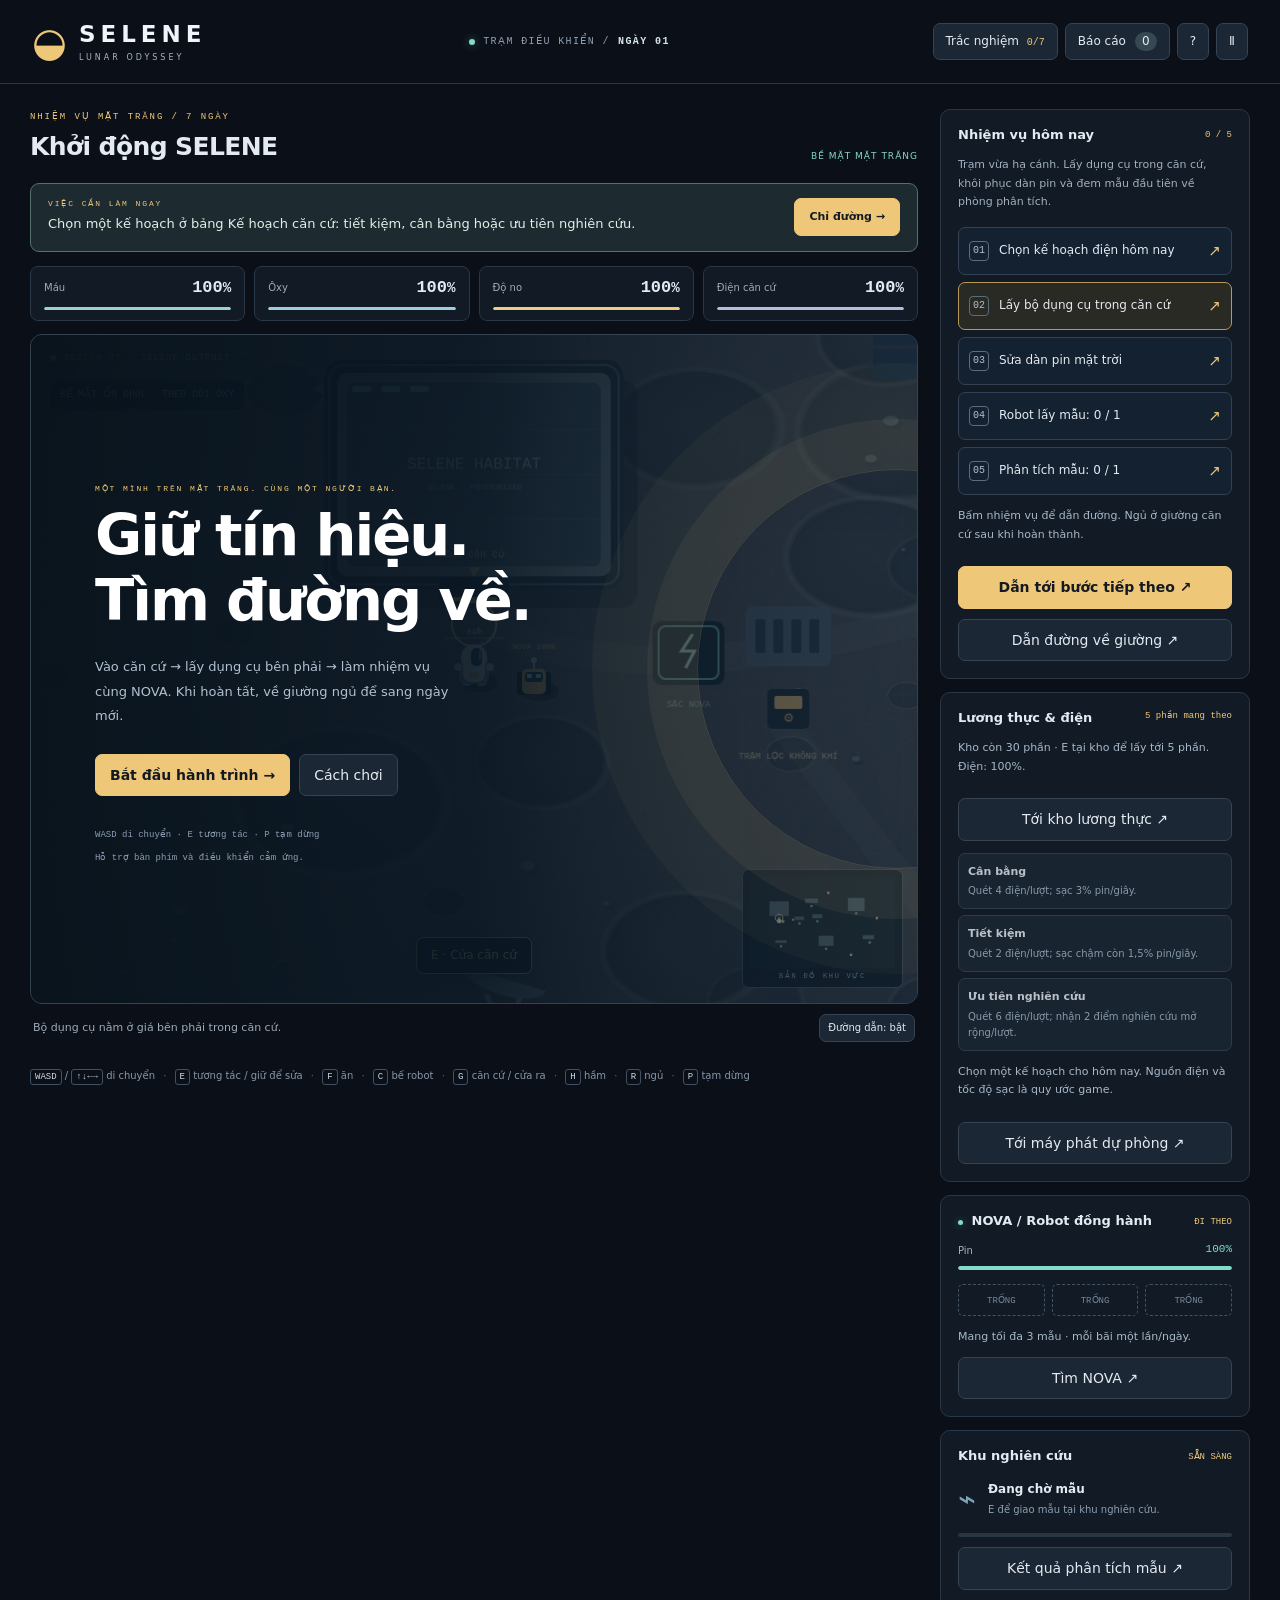
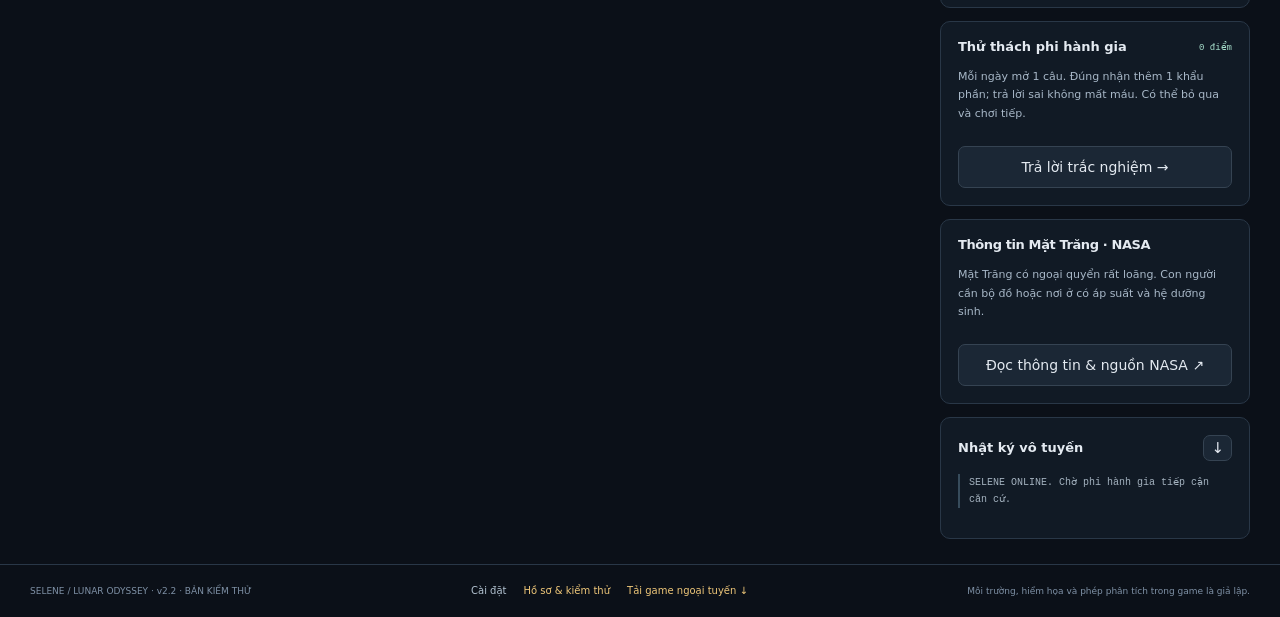
<file: index.html>
<!doctype html><html lang="vi"><head><meta charset="utf-8"><meta name="viewport" content="width=device-width,initial-scale=1,viewport-fit=cover"><meta name="theme-color" content="#0a1018"><meta name="description" content="SELENE — Lunar Odyssey. Game sinh tồn và khám phá Mặt Trăng: sửa căn cứ, trú ẩn và đồng hành cùng robot lấy mẫu."><title>SELENE · Lunar Odyssey</title><link rel="stylesheet" href="game.css"></head><body>
<header class="topbar"><a href="#" class="brand" aria-label="SELENE Lunar Odyssey"><span class="brand-moon">◒</span><span>SELENE<small>LUNAR ODYSSEY</small></span></a><div class="operation"><span class="pulse"></span> TRẠM ĐIỀU KHIỂN / <b id="dayLabel">NGÀY 01</b></div><div class="top-actions"><button id="quizBtn">Trắc nghiệm <span id="quizBadge">0/7</span></button><button id="reportsBtn" title="Mở kết quả phân tích mẫu">Báo cáo <span id="reportBadge">0</span></button><button id="helpBtn" aria-label="Hướng dẫn điều khiển">?</button><button id="pauseBtn" aria-label="Tạm dừng">Ⅱ</button></div></header>
<main class="game-layout"><section class="flight"><div class="flight-heading"><div><span class="eyebrow">NHIỆM VỤ MẶT TRĂNG / 7 NGÀY</span><h1 id="missionTitle">Khởi động SELENE</h1></div><span class="connection" id="locationLabel">BỀ MẶT MẶT TRĂNG</span></div>
<div class="next-step"><div><span class="eyebrow">VIỆC CẦN LÀM NGAY</span><p id="nextStepText">Bắt đầu hành trình để nhận hướng dẫn.</p></div><button id="nextStepBtn" class="primary">Chỉ đường →</button></div><div id="hungerBanner" class="hunger-banner" role="status" aria-live="polite" hidden><strong id="hungerMessage"></strong><button id="eatNow" class="primary">Ăn ngay · F</button><button id="stockGuide">Dẫn tới kho ↗</button></div><div class="stats" id="stats" aria-label="Chỉ số sinh tồn"></div>
<div class="stage" id="stage"><canvas id="world" tabindex="0" aria-label="Khu vực chơi. WASD hoặc phím mũi tên để di chuyển. E tương tác, giữ E để sửa. Các nút điều khiển cảm ứng ở dưới."></canvas><div class="map-label"><span class="live-dot"></span> <span id="zoneLabel">SECTOR 07 · SELENE OUTPOST</span></div><div class="weather" id="weather"></div><div class="game-toast" id="toast" role="status" aria-live="polite"></div><button class="interact-hint" id="interactHint" aria-label="Tương tác, giữ để sửa"></button><div class="hold-progress" id="holdProgress" hidden><span id="holdText">ĐANG SỬA</span><div><i id="holdFill"></i></div></div><div class="mini-wrap"><canvas id="minimap" width="190" height="120" aria-label="Bản đồ tổng quan"></canvas><span>BẢN ĐỒ KHU VỰC</span></div>
<div class="start-screen" id="startScreen"><div class="menu-copy"><p class="eyebrow">MỘT MÌNH TRÊN MẶT TRĂNG. CÙNG MỘT NGƯỜI BẠN.</p><h2>Giữ tín hiệu.<br>Tìm đường về.</h2><p>Vào căn cứ → lấy dụng cụ bên phải → làm nhiệm vụ cùng NOVA. Khi hoàn tất, về giường ngủ để sang ngày mới.</p><div class="menu-buttons"><button id="continueBtn" class="primary" hidden>Tiếp tục nhiệm vụ →</button><button id="startBtn" class="primary">Bắt đầu hành trình →</button><button id="menuHelp">Cách chơi</button></div><small>WASD di chuyển · E tương tác · P tạm dừng<br>Hỗ trợ bàn phím và điều khiển cảm ứng.</small></div><div class="menu-orbit"></div></div>
<div class="day-transition" id="dayTransition" hidden><span>SELENE / NHẬT KÝ HÀNH TRÌNH</span><h2 id="transitionTitle"></h2></div></div>
<div class="bottom-strip"><span id="contextText">Khởi động nhiệm vụ để bắt đầu.</span><button id="guideToggle" title="Ẩn hoặc hiện đường dẫn">Đường dẫn: bật</button></div>
<div class="touch-controls" aria-label="Điều khiển cảm ứng"><div class="dpad"><button data-move="up" aria-label="Đi lên">↑</button><button data-move="left" aria-label="Đi trái">←</button><button data-move="down" aria-label="Đi xuống">↓</button><button data-move="right" aria-label="Đi phải">→</button></div><div class="action-pad"><button id="touchE" class="primary">E <small>Tương tác / giữ sửa</small></button><button data-command="eat">F <small>Ăn</small></button><button data-command="carry">C <small>Bế robot</small></button><button data-command="base">G <small>Căn cứ / ra</small></button><button data-command="shelter">H <small>Hầm / ra</small></button><button data-command="sleep">R <small>Ngủ</small></button></div></div><p class="keys"><kbd>WASD</kbd> / <kbd>↑↓←→</kbd> di chuyển <span>·</span> <kbd>E</kbd> tương tác / giữ để sửa <span>·</span> <kbd>F</kbd> ăn <span>·</span> <kbd>C</kbd> bế robot <span>·</span> <kbd>G</kbd> căn cứ / cửa ra <span>·</span> <kbd>H</kbd> hầm <span>·</span> <kbd>R</kbd> ngủ <span>·</span> <kbd>P</kbd> tạm dừng</p></section>
<aside class="sidebar"><section class="panel mission-panel"><div class="panel-title"><h2>Nhiệm vụ hôm nay</h2><span id="taskCount">0 / 4</span></div><p id="brief"></p><div id="missionList"></div><p class="subtle">Bấm nhiệm vụ để dẫn đường. Ngủ ở giường căn cứ sau khi hoàn thành.</p><button id="stepGuide" class="wide primary">Dẫn tới bước tiếp theo ↗</button><button id="bedGuide" class="wide">Dẫn đường về giường ↗</button></section><section class="panel supplies-panel"><div class="panel-title"><h2>Lương thực & điện</h2><span id="foodCount">5 phần</span></div><p id="stockCount" class="subtle"></p><button id="supplyGuide" class="wide">Tới kho lương thực ↗</button><div id="planOptions" class="plan-options"></div><p id="planSummary" class="subtle"></p><button id="generatorGuide" class="wide">Tới máy phát dự phòng ↗</button></section><section class="panel robot-panel"><div class="panel-title"><h2><span class="robot-dot"></span> NOVA / Robot đồng hành</h2><span id="robotStatus">ĐI THEO</span></div><div class="battery-row"><span>Pin</span><strong id="robotBattery">100%</strong></div><div class="bar"><i id="robotBatteryBar"></i></div><div class="cargo" id="cargo"></div><p id="robotNote" class="subtle"></p><button id="findRobot" class="wide">Tìm NOVA ↗</button></section><section class="panel scanner-panel"><div class="panel-title"><h2>Khu nghiên cứu</h2><span id="scannerStatus">SẴN SÀNG</span></div><div class="scanner-display"><span id="scanIcon">⌁</span><div><strong id="scannerLabel">Đang chờ mẫu</strong><small id="scannerDetail">E để giao mẫu tại khu nghiên cứu.</small></div></div><div class="bar"><i id="scannerBar" style="width:0%"></i></div><button id="openReports" class="wide">Kết quả phân tích mẫu ↗</button></section><section class="panel quiz-panel"><div class="panel-title"><h2>Thử thách phi hành gia</h2><span id="quizScore">0 điểm</span></div><p class="subtle">Mỗi ngày mở 1 câu. Đúng nhận thêm 1 khẩu phần; trả lời sai không mất máu. Có thể bỏ qua và chơi tiếp.</p><button id="sideQuiz" class="wide">Trả lời trắc nghiệm →</button></section><section class="panel science-panel"><h2>Thông tin Mặt Trăng · NASA</h2><p id="dailyFact" class="subtle"></p><button id="scienceBtn" class="wide">Đọc thông tin & nguồn NASA ↗</button></section><section class="panel log-panel"><div class="panel-title"><h2>Nhật ký vô tuyến</h2><button id="logExport" class="icon-btn" title="Tải nhật ký">↓</button></div><div id="radioLog"></div></section></aside></main>
<footer><span>SELENE / LUNAR ODYSSEY · v2.2 · BẢN KIỂM THỬ</span><div><button id="settingsBtn">Cài đặt</button><a href="project.html">Hồ sơ & kiểm thử</a><a href="SELENE_Lunar_Odyssey_v2_2.zip" download>Tải game ngoại tuyến ↓</a></div><span>Môi trường, hiểm họa và phép phân tích trong game là giả lập.</span></footer>
<dialog id="pauseDialog"><p class="eyebrow">ĐƯỜNG TRUYỀN ĐƯỢC GIỮ</p><h2>Tạm dừng hành trình.</h2><p>Thế giới, ôxy, độ no, robot và máy quét đều tạm dừng. Tiến độ được lưu trên thiết bị khi trình duyệt cho phép.</p><button id="resumeBtn" class="primary wide">Tiếp tục →</button><button id="saveExitBtn" class="wide">Lưu và về màn hình đầu</button><button id="restartBtn" class="wide danger">Bắt đầu hành trình mới</button><p id="saveStatus" class="subtle"></p></dialog>
<dialog id="helpDialog"><button class="close" data-close="helpDialog" aria-label="Đóng hướng dẫn">×</button><p class="eyebrow">SỔ TAY PHI HÀNH GIA</p><h2>Luật của hành trình.</h2><ol class="help-list"><li><strong>Lập kế hoạch.</strong> Chọn kế hoạch điện trong bảng Lương thực & điện mỗi ngày. Tiết kiệm dùng ít điện nhưng sạc chậm; nghiên cứu tốn thêm điện và có điểm thưởng riêng.</li><li><strong>Ăn và lấy đồ.</strong> Hành trình mới có 5 phần ăn. Độ no ≤30%: nhấn F hoặc Ăn ngay. Khi hết, vào căn cứ, tới kho bên phải phía dưới, E lấy tối đa 5 phần rồi F để ăn. Kho có 30 phần cho cả hành trình; không tự nạp lại qua ngày.</li><li><strong>Lấy dụng cụ.</strong> Tới cửa căn cứ, E hoặc G để vào. Tới giá dụng cụ bên phải và nhấn E.</li><li><strong>Sửa thiết bị.</strong> Bấm nhiệm vụ để đánh dấu đường đi. Tới gần thiết bị, đứng trong tầm và giữ E trong 3 giây. Tấm chắn hầm được sửa ở bảng điều khiển bên trong hầm.</li><li><strong>Trú ẩn.</strong> Có thể đi lại trong cả hai phòng. Ôxy được bổ sung và không mất máu khi ở trong. Chờ thông báo hết vi thiên thạch hoặc bão hạt trước khi ra ngoài. Hai loại hiểm họa là hai kịch bản riêng.</li><li><strong>Khảo sát cùng NOVA.</strong> Tới bãi đất, chờ robot lại gần rồi nhấn E. Mỗi bãi một mẫu mỗi ngày; robot mang tối đa 3 mẫu. Tới khu nghiên cứu và nhấn E để giao. Máy quét phân tích trong 6 giây rồi tạo báo cáo.</li><li><strong>Giữ robot hoạt động.</strong> Tới trạm sạc với robot, E bật/tắt sạc. NOVA đứng tại trạm khi đang sạc. Robot hết pin có thể được bế bằng C và đặt xuống cạnh trạm để sạc.</li><li><strong>Qua ngày.</strong> Hoàn thành nhiệm vụ, về giường căn cứ và nhấn R hoặc E để ngủ. Kết thúc ngày 7 để hoàn thành hành trình.</li></ol><p class="subtle">G và H dùng khi tới gần cửa tương ứng; không dịch chuyển tức thời. R đánh dấu đường về giường nếu bạn chưa ở đó. P tạm dừng. Chuyển tab hoặc rời cửa sổ cũng tự tạm dừng. Mưa trong game là vi thiên thạch giả định, không phải mưa nước.</p><button class="primary wide" data-close="helpDialog">Đã hiểu →</button></dialog>
<dialog id="reportsDialog" class="reports-dialog"><button class="close" data-close="reportsDialog" aria-label="Đóng báo cáo">×</button><p class="eyebrow">PHÒNG PHÂN TÍCH / SELENE</p><h2>Kết quả phân tích mẫu.</h2><p class="subtle">Báo cáo được tạo sau 6 giây quét. Đây là kết quả trong game, không phải dữ liệu đo, mẫu Apollo thật hay kết luận được NASA chứng nhận.</p><div id="reportsList"></div><button id="exportReports" class="wide">Tải toàn bộ báo cáo ↓</button></dialog>
<dialog id="settingsDialog"><button class="close" data-close="settingsDialog" aria-label="Đóng cài đặt">×</button><p class="eyebrow">CÀI ĐẶT TÍN HIỆU</p><h2>Chuyến đi của bạn.</h2><label class="setting"><span>Âm thanh thiết bị</span><input id="soundSetting" type="checkbox"></label><label class="setting"><span>Hiệu ứng chuyển động</span><input id="motionSetting" type="checkbox" checked></label><p class="subtle">Âm thanh được tổng hợp trên thiết bị. Không có quảng cáo, tài khoản người chơi hoặc dịch vụ AI trong game. Lưu cục bộ tùy chính sách trình duyệt; tải nhật ký để giữ bản ghi.</p><button data-close="settingsDialog" class="primary wide">Lưu cài đặt</button></dialog>
<dialog id="endDialog"><p class="eyebrow" id="endEyebrow"></p><h2 id="endTitle"></h2><p id="endText"></p><div id="endStats"></div><h3>Đánh giá kỹ năng phi hành gia</h3><div id="skillAssessment"></div><p class="subtle">Thang điểm nội bộ của game, không phải điểm của ban giám khảo hoặc chứng nhận huấn luyện NASA. Câu chưa làm không được tính là đúng; bản lưu cũ chỉ có thống kê từ khi cập nhật.</p><button id="retryBtn" class="primary wide">Thử lại từ đầu ngày →</button><button id="endReportsBtn" class="wide">Xem báo cáo hành trình</button><button id="endNewBtn" class="wide">Hành trình mới</button></dialog>
<dialog id="quizDialog" class="quiz-dialog"><button class="close" data-close="quizDialog" aria-label="Đóng trắc nghiệm">×</button><p class="eyebrow">THỬ THÁCH PHI HÀNH GIA / TÙY CHỌN</p><h2>Một câu hỏi, một phát hiện.</h2><p class="subtle">Game tạm dừng khi mở bảng này. Mỗi câu chỉ chấm lần đầu; đúng nhận 1 khẩu phần. Không bắt buộc để qua ngày.</p><div id="quizDays" class="quiz-days" aria-label="Chọn câu hỏi theo ngày"></div><div id="quizQuestion"></div><div id="quizFeedback" role="status" aria-live="polite"></div><p id="quizSummary" class="subtle"></p><button id="quizBack" class="primary wide" data-close="quizDialog">Tiếp tục chơi →</button></dialog><dialog id="scienceDialog" class="reports-dialog"><button class="close" data-close="scienceDialog" aria-label="Đóng nguồn khoa học">×</button><p class="eyebrow">TÀI NGUYÊN KHOA HỌC NASA</p><h2>Thông tin về Mặt Trăng.</h2><p class="subtle">Diễn giải bằng tiếng Việt, tra cứu 14/11/2026. Liên kết gốc bên dưới mỗi thẻ. Các chỉ số %, thức ăn, thời gian và hiểm họa trong game là giả định; không phải phép đo của NASA.</p><div id="scienceList"></div><button class="primary wide" data-close="scienceDialog">Trở lại game →</button></dialog><dialog id="confirmDialog"><h2>Bắt đầu lại từ ngày 1?</h2><p>Tiến độ đang lưu của hành trình hiện tại sẽ được thay thế. Bạn có thể tải nhật ký trước khi bắt đầu lại.</p><button id="confirmNew" class="danger wide">Bắt đầu hành trình mới</button><button id="cancelNew" class="primary wide">Giữ hành trình hiện tại</button></dialog>
<script src="science.js"></script><script src="game-core.js"></script><script src="game-ui.js"></script></body></html>
</file>
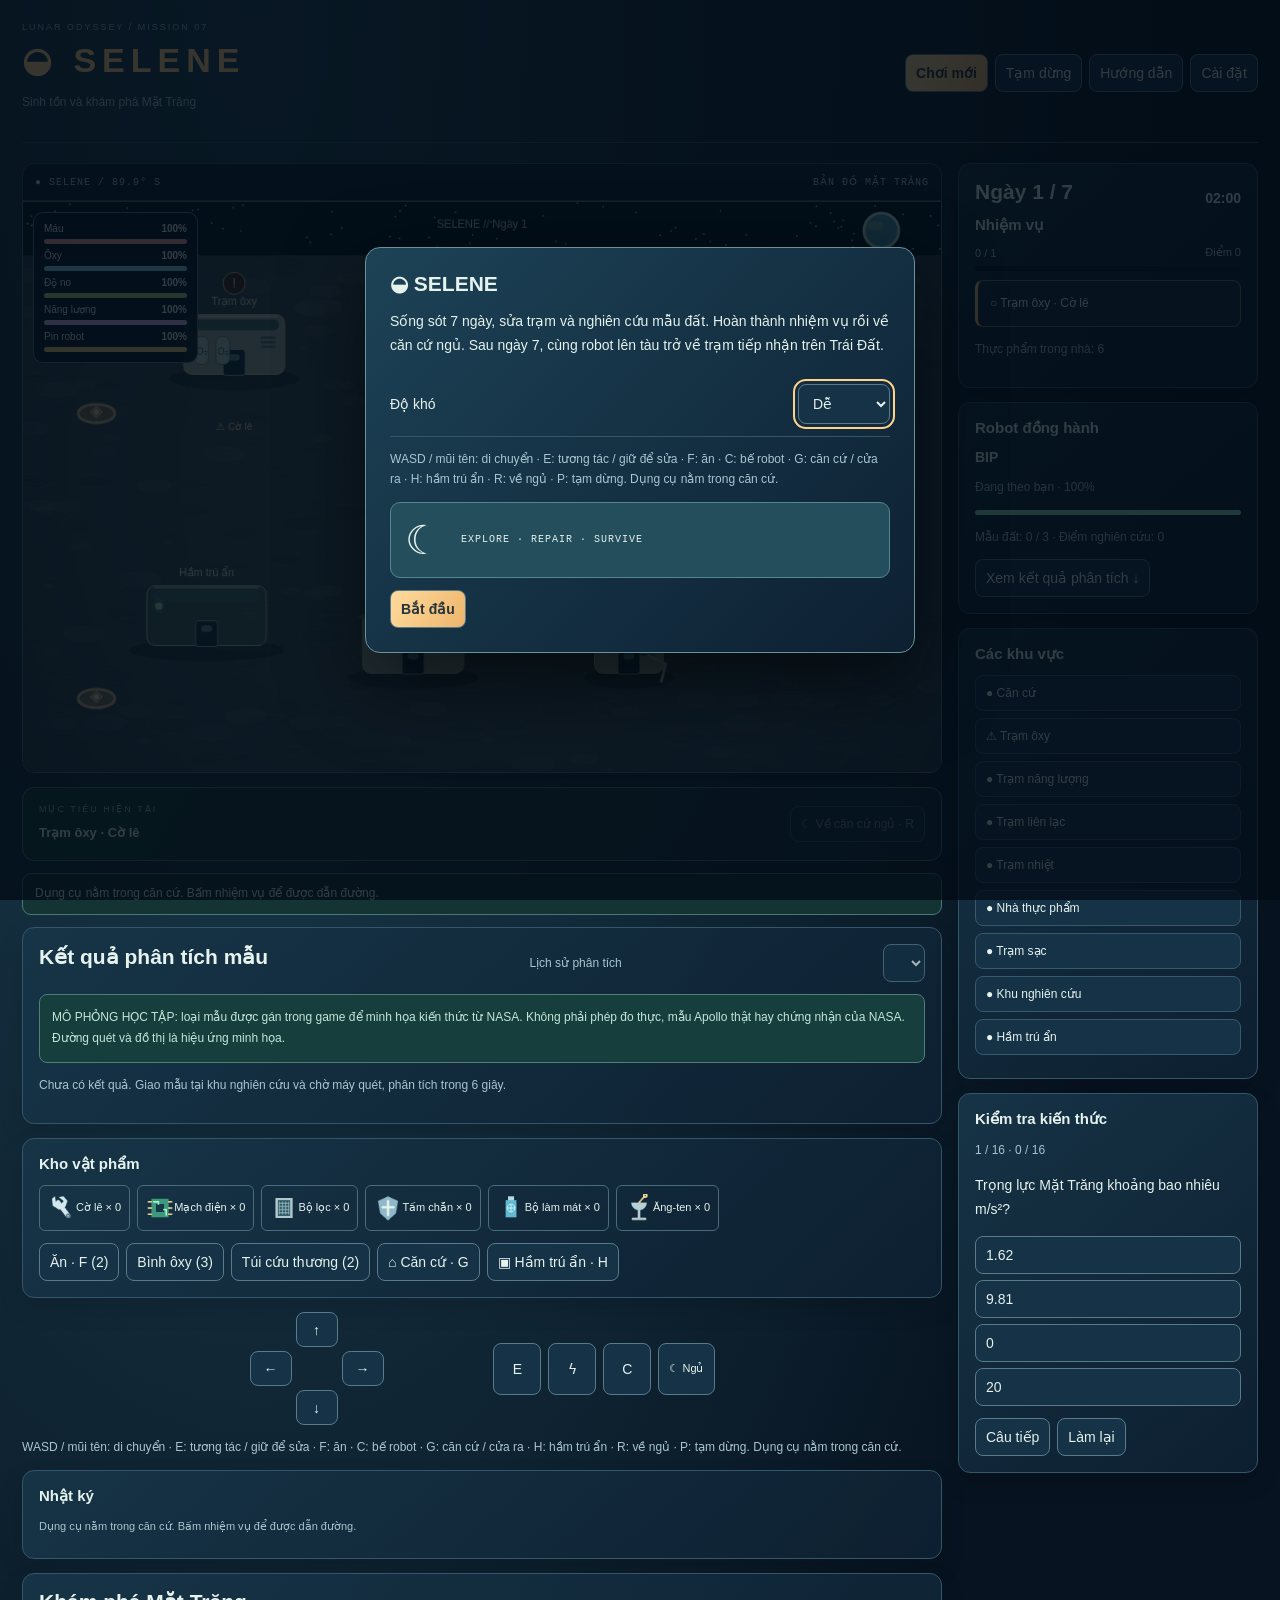
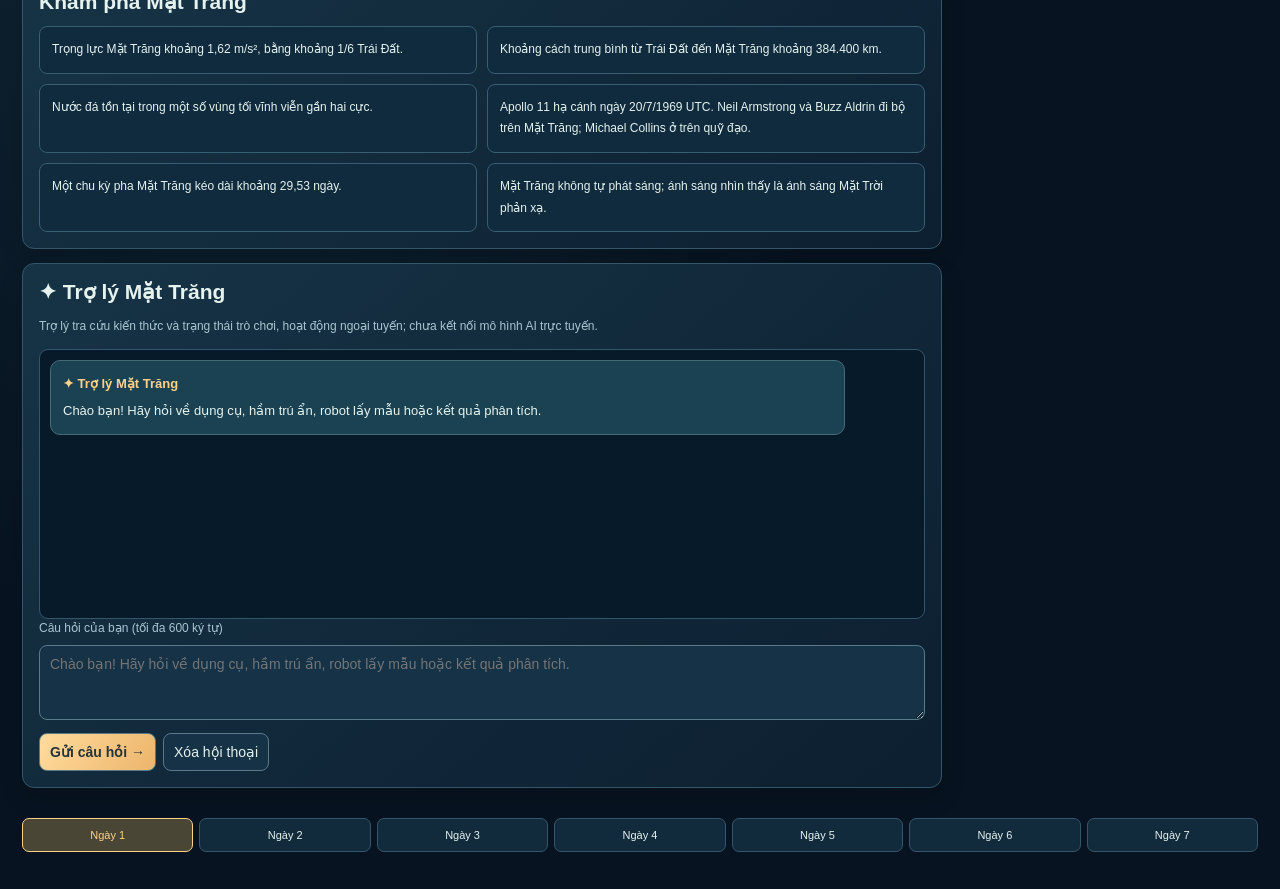
<file: index (2).html>
<!DOCTYPE html>
<html lang="vi">
<head>
<meta charset="UTF-8">
<meta name="viewport" content="width=device-width,initial-scale=1">
<title>SELENE — Lunar Odyssey</title>
<style>
:root{color-scheme:dark;--gold:#ffd18b;--text:#e5f2ee;--line:#34566b}
*{box-sizing:border-box}
body{margin:0;color:var(--text);font:14px Arial,sans-serif;background:radial-gradient(at 20% 0,#204557,transparent 65%),#071320}
main{max-width:1500px;margin:auto;padding:22px}
h1{margin:0;color:var(--gold);font-size:34px;letter-spacing:6px}
h2,h3{margin:0 0 12px}
h3{font-size:15px}
p{line-height:1.7}
header,.row,.buttons,.mission-strip,.setting,.scene-top,.progress-label{display:flex;align-items:center;justify-content:space-between;gap:10px;flex-wrap:wrap}
header{margin-bottom:20px;padding-bottom:18px;border-bottom:1px solid var(--line)}
button,input,textarea,select{font:inherit;color:inherit;background:#153246;border:1px solid #597b89;border-radius:8px;padding:10px}
button{cursor:pointer}
button:hover{background:#245267;border-color:var(--gold)}
button:disabled{opacity:.45;cursor:default}
.primary{background:linear-gradient(120deg,#ffdb9c,#edb56c);color:#25343a;font-weight:bold}
.primary:hover{background:#ffe0a9}
[hidden]{display:none!important}
.eyebrow{font-size:9px;letter-spacing:2px;color:#91c5cd;margin-bottom:8px}
.small{font-size:12px;color:#a8c5d0}
.layout{display:grid;grid-template-columns:minmax(0,1fr) 300px;gap:16px;align-items:start}
.left{min-width:0}
.panel{background:linear-gradient(140deg,#173548ee,#0d2031ee);border:1px solid var(--line);border-radius:12px;padding:16px;margin-bottom:14px;box-shadow:0 10px 25px #0002}
.scene-top{padding:12px;background:#102638;font:10px monospace;letter-spacing:1px;color:#a4d3d4;border:1px solid var(--line);border-radius:12px 12px 0 0}
.scene{position:relative;overflow:hidden;border:1px solid #507286;border-radius:0 0 12px 12px;background:#071925}
canvas{display:block;width:100%;height:auto;touch-action:none}
.vitals{position:absolute;top:10px;left:10px;width:165px;padding:10px;background:#061827e8;border:1px solid #577f91;border-radius:10px;pointer-events:none}
.vital{font-size:10px;margin-bottom:6px}
.vital:last-child{margin:0}
.track{height:5px;background:#071621;border-radius:5px;overflow:hidden;margin-top:5px}
.track i{display:block;height:100%;background:#91e3c7}
.banner{position:absolute;top:10px;right:10px;max-width:50%;background:#452b26eb;border:1px solid #d9a778;color:#ffe0b6;padding:10px;border-radius:9px;font-size:11px;pointer-events:none}
.safe{background:#143b30eb;border-color:#82c6a2;color:#d1ffe2}
.prompt{position:absolute;left:50%;bottom:12px;transform:translateX(-50%);width:max-content;max-width:95%;text-align:center;background:#061827ee;border:1px solid #b5a47f;border-radius:9px;padding:9px 13px;font-size:12px;pointer-events:none}
.mission-strip{padding:16px;margin-top:14px;background:linear-gradient(120deg,#173f38,#152c3e);border:1px solid #4e7b70;border-radius:12px;flex-wrap:nowrap}
.mission-strip strong{display:block;font-size:13px;line-height:1.7}
.mission-strip button{flex-shrink:0;font-size:12px}
.notice{padding:12px;margin:12px 0;border:1px solid #477977;background:#133432;border-radius:9px;font-size:12px;min-height:42px}
.danger{background:#492d2f;border-color:#b77873}
.inventory,.buttons{display:flex;gap:7px;flex-wrap:wrap;justify-content:flex-start}
.inventory span{font-size:11px;padding:8px;border:1px solid #496b7b;border-radius:6px}
.task{padding:12px;border:1px solid #7a715a;border-left:3px solid #f1c285;background:#24374677;border-radius:8px;margin:9px 0;font-size:12px;line-height:1.7;cursor:pointer}
.task:hover{background:#38505c88}
.task.done{border-color:#74b78f;background:#1d3f3577;color:#ade6c1}
.progress-label{font-size:11px;color:#b5cfd2;margin:12px 0 7px}
.facility-btn{width:100%;display:block;margin:7px 0;font-size:12px;text-align:left;border-color:#36596c}
.mobile{display:flex;align-items:center;justify-content:space-between;gap:10px;margin:12px auto;max-width:465px;user-select:none}
.dpad{display:grid;grid-template-columns:repeat(3,42px);grid-template-rows:repeat(3,35px);gap:4px}
.dpad button{padding:0;touch-action:none}
.dpad [data-key=w]{grid-area:1/2}
.dpad [data-key=a]{grid-area:2/1}
.dpad [data-key=d]{grid-area:2/3}
.dpad [data-key=s]{grid-area:3/2}
.mobile .buttons button{height:52px;min-width:48px;touch-action:none}
#mobileRest{font-size:11px}
.timeline{display:grid;grid-template-columns:repeat(7,1fr);gap:6px;margin:16px 0}
.timeline div{padding:10px 5px;background:#122b3c;border:1px solid var(--line);border-radius:7px;font-size:11px;text-align:center}
.timeline .current{background:#4a4635;border-color:var(--gold);color:var(--gold)}
.facts{display:grid;grid-template-columns:1fr 1fr;gap:10px}
.fact{padding:12px;border:1px solid #375e71;background:#102b3e;border-radius:8px;font-size:12px;line-height:1.8}
.messages{height:270px;overflow:auto;padding:10px;border:1px solid var(--line);border-radius:9px;background:#071a29}
.message{max-width:92%;padding:12px;margin-bottom:10px;background:#1b4252;border:1px solid #456b77;border-radius:10px;font-size:13px;line-height:1.7;white-space:pre-wrap;overflow-wrap:anywhere}
.message.user{margin-left:auto;background:#244a40}
.message b{display:block;margin-bottom:5px;color:var(--gold)}
textarea{width:100%;min-height:75px;resize:vertical;margin:10px 0}
.answer{display:block;width:100%;text-align:left;margin:6px 0}
.correct{background:#24513c;border-color:#9fe7b6}
.wrong{background:#522e32;border-color:#e5a39b}
#log{max-height:130px;overflow:auto}
.logitem{font-size:11px;line-height:1.7;color:#abc4ce;margin-bottom:7px}
dialog{max-width:550px;width:calc(100% - 28px);max-height:90vh;overflow:auto;padding:24px;color:var(--text);background:linear-gradient(135deg,#1d4256,#0d2032);border:1px solid #6b929b;border-radius:15px;box-shadow:0 30px 80px #0008}
dialog::backdrop{background:#020c16c9}
.setting{padding:12px 0;border-bottom:1px solid var(--line);flex-wrap:nowrap}
.setting label{flex:1}
.setting input[type=range]{width:44%;padding:0}
.setting input[type=text]{width:50%}
.setting output{min-width:38px;font-size:12px}
.launch-card{display:flex;align-items:center;gap:20px;padding:14px;margin:12px 0;width:100%;background:#244e5b;border:1px solid #54868d;border-radius:10px;font-size:40px}
.launch-card span{font:10px monospace;letter-spacing:1px}
.canvas-rest{position:absolute;right:12px;bottom:12px;z-index:3;max-width:43%;font-size:11px;padding:10px 12px;box-shadow:0 4px 20px #0005}
.simulation-note{font-size:12px;line-height:1.8;padding:12px;background:#153e3c;border:1px solid #527e75;border-radius:8px;color:#c5e5d8}
.result-card{padding:15px;margin-top:12px;border:1px solid #41697c;border-radius:10px;background:#0b2537}
.result-card h3{color:#ffe0a2;margin-top:9px}
.result-card strong{font-size:11px;color:#9cdbd4}
.result-card p{font-size:13px;margin:6px 0 12px}
.result-sources{display:flex;flex-wrap:wrap;gap:9px}
.result-sources a{color:#9fe8ee;font-size:11px;text-underline-offset:3px}
.report-meta{font-size:12px;color:#afedc9}
#reportSelect{max-width:100%;font-size:12px}
html{scroll-behavior:smooth}
button:focus-visible,input:focus-visible,textarea:focus-visible,select:focus-visible,.task:focus-visible{outline:2px solid var(--gold);outline-offset:3px}
@media(max-width:1000px){
.layout{grid-template-columns:1fr}
.aside{display:grid;grid-template-columns:1fr 1fr;gap:12px}
.aside .panel{margin:0}
}
@media(max-width:600px){
main{padding:10px}h1{font-size:27px}
.aside{display:block}.aside .panel{margin-bottom:12px}
.panel{padding:13px}header button{font-size:11px;padding:8px}
.scene-top{font-size:8px;padding:10px}
.scene{display:flex;flex-direction:column}
.scene .vitals{position:relative;left:auto;top:auto;width:100%;display:grid;grid-template-columns:repeat(5,1fr);gap:6px;border:0;border-bottom:1px solid #426577;border-radius:0;order:-1;padding:8px}
.vital{margin:0}
.vital .row{font-size:8px;gap:2px;flex-direction:column}
.vital .track{height:4px;margin-top:4px}
.banner{top:65px;font-size:9px;padding:6px}
.prompt{bottom:8px;font-size:9px;padding:6px}
.mission-strip{padding:12px;gap:8px}
.mission-strip strong{font-size:11px}
.mission-strip button{max-width:110px;font-size:10px}
.facts{grid-template-columns:1fr}
.timeline div{font-size:9px;padding:8px 2px}
.mobile{gap:8px}
.mobile .buttons button{min-width:40px;height:46px;padding:6px}
.dpad{grid-template-columns:repeat(3,36px);grid-template-rows:repeat(3,33px)}
.canvas-rest{bottom:45px;right:8px;font-size:9px;padding:8px;max-width:56%}
}
@media(prefers-reduced-motion:reduce){html{scroll-behavior:auto}}
</style>
</head>
<body>
<main>
<header>
<div>
<div class="eyebrow">LUNAR ODYSSEY / MISSION 07</div>
<h1>◒ SELENE</h1>
<p class="small" data-t="subtitle"></p>
</div>
<div class="buttons">
<button id="newBtn" class="primary" data-t="newGame"></button>
<button id="pauseBtn" data-t="pause"></button>
<button id="helpBtn" data-t="help"></button>
<button id="settingsBtn" data-t="settings"></button>
</div>
</header>

<div class="layout">
<section class="left">
<div class="scene-top">
<span>● SELENE / 89.9° S</span>
<span id="sceneLabel"></span>
</div>
<div class="scene">
<canvas id="game" width="1000" height="620" aria-label="SELENE"></canvas>
<div id="vitals" class="vitals"></div>
<div id="banner" class="banner" hidden></div>
<div id="prompt" class="prompt" hidden></div>
<button id="canvasRestBtn" class="primary canvas-rest" hidden></button>
</div>

<div class="mission-strip">
<div>
<div class="eyebrow" data-t="objective"></div>
<strong id="objectiveText"></strong>
</div>
<button id="restBtn" class="primary" data-t="rest"></button>
</div>

<div id="notice" class="notice" role="status" aria-live="polite"></div>

<section id="researchResults" class="panel">
<div class="row">
<h2 data-t="reportTitle"></h2>
<label class="small" for="reportSelect" data-t="reportHistory"></label>
<select id="reportSelect" aria-label="Analysis history"></select>
</div>
<p class="simulation-note" data-t="resultSimulation"></p>
<div id="reportBody" aria-live="polite"></div>
</section>

<div class="panel">
<h3 data-t="inventory"></h3>
<div id="inventory" class="inventory"></div>
<div class="buttons" style="margin-top:12px">
<button id="eatBtn"></button>
<button id="oxygenBtn"></button>
<button id="medBtn"></button>
<button id="baseBtn" data-t="baseToggle"></button>
<button id="shelterBtn" data-t="shelterToggle"></button>
</div>
</div>

<div class="mobile">
<div class="dpad">
<button data-key="w">↑</button>
<button data-key="a">←</button>
<button data-key="d">→</button>
<button data-key="s">↓</button>
</div>
<div class="buttons">
<button data-key="e">E</button>
<button data-key="shift">ϟ</button>
<button id="robotBtn">C</button>
<button id="mobileRest" data-t="restShort"></button>
</div>
</div>

<p class="small" data-t="controls"></p>
<div class="panel">
<h3 data-t="log"></h3>
<div id="log"></div>
</div>
<div class="panel">
<h2 data-t="explore"></h2>
<div id="facts" class="facts"></div>
</div>
<div class="panel" id="chatPanel">
<h2 data-t="chat"></h2>
<p class="small" data-t="chatInfo"></p>
<div id="messages" class="messages" role="log" aria-live="polite"></div>
<form id="chatForm">
<label class="small" for="question" data-t="question"></label>
<textarea id="question" maxlength="600" required></textarea>
<div class="buttons">
<button class="primary" type="submit" data-t="send"></button>
<button id="clearChat" type="button" data-t="clear"></button>
</div>
</form>
</div>
</section>

<aside class="aside">
<div class="panel">
<div class="row">
<h2 id="day"></h2>
<strong id="clock"></strong>
</div>
<h3 data-t="missions"></h3>
<div class="progress-label">
<span id="taskCount"></span>
<span id="scoreText"></span>
</div>
<div class="track"><i id="missionFill"></i></div>
<div id="tasks"></div>
<p class="small" id="stock"></p>
<button id="skipBtn" hidden data-t="skip"></button>
</div>

<div class="panel">
<h3 data-t="robot"></h3>
<strong id="robotName"></strong>
<p class="small" id="robotStatus"></p>
<div class="track"><i id="battery"></i></div>
<p class="small" id="science"></p>
<p class="small" id="labStatus"></p>
<button id="viewReportsBtn" data-t="viewReports"></button>
</div>

<div class="panel">
<h3 data-t="stations"></h3>
<div id="stations"></div>
</div>
<div class="panel">
<h3 data-t="quiz"></h3>
<p id="quizScore" class="small"></p>
<p id="quizQuestion"></p>
<div id="answers"></div>
<p id="quizFeedback" class="small"></p>
<div class="buttons">
<button id="quizNext" data-t="next"></button>
<button id="quizReset" data-t="reset"></button>
</div>
</div>
</aside>
</div>

<div id="timeline" class="timeline"></div>
</main>

<dialog id="startDialog">
<h2>◒ SELENE</h2>
<p data-t="intro"></p>
<div class="setting">
<label for="difficulty" data-t="difficulty"></label>
<select id="difficulty">
<option value="easy" data-t="easy"></option>
<option value="normal" data-t="normal"></option>
<option value="hard" data-t="hard"></option>
</select>
</div>
<p class="small" data-t="controls"></p>
<div class="launch-card">☾ <span>EXPLORE · REPAIR · SURVIVE</span></div>
<div class="buttons">
<button id="startBtn" class="primary" data-t="start"></button>
<button id="continueBtn" data-t="continue"></button>
</div>
</dialog>

<dialog id="settingsDialog">
<h2 data-t="settings"></h2>
<div class="setting">
<label for="language" data-t="language"></label>
<select id="language">
<option value="vi">Tiếng Việt</option>
<option value="en">English</option>
<option value="zh">中文</option>
</select>
</div>
<div class="setting">
<label for="nameInput" data-t="robotName"></label>
<input id="nameInput" type="text" maxlength="18">
</div>
<div class="setting">
<label for="soundToggle" data-t="sound"></label>
<input id="soundToggle" type="checkbox">
</div>
<div class="setting">
<label for="musicToggle" data-t="music"></label>
<input id="musicToggle" type="checkbox">
</div>
<div class="setting">
<label for="sfxToggle" data-t="sfx"></label>
<input id="sfxToggle" type="checkbox">
</div>
<div class="setting">
<label for="masterRange" data-t="master"></label>
<input id="masterRange" type="range" min="0" max="100">
<output id="masterOut"></output>
</div>
<div class="setting">
<label for="musicRange" data-t="musicVolume"></label>
<input id="musicRange" type="range" min="0" max="100">
<output id="musicOut"></output>
</div>
<div class="setting">
<label for="sfxRange" data-t="sfxVolume"></label>
<input id="sfxRange" type="range" min="0" max="100">
<output id="sfxOut"></output>
</div>
<p class="small" data-t="audioHint"></p>
<button data-close="settingsDialog" class="primary" data-t="close"></button>
</dialog>

<dialog id="helpDialog">
<h2 data-t="help"></h2>
<p data-t="guide"></p>
<p data-t="controls"></p>
<button data-close="helpDialog" class="primary" data-t="close"></button>
</dialog>

<dialog id="endDialog">
<h2 id="endTitle"></h2>
<p id="endText"></p>
<button id="replayBtn" class="primary" data-t="newGame"></button>
</dialog>

<script>
'use strict';

const $=id=>document.getElementById(id);
const canvas=$('game'),ctx=canvas.getContext('2d');
const W=1000,H=620;

/* NGÔN NGỮ */
const UI={
vi:{
subtitle:'Sinh tồn và khám phá Mặt Trăng',
newGame:'Chơi mới',pause:'Tạm dừng',resume:'Tiếp tục',
help:'Hướng dẫn',settings:'Cài đặt',inventory:'Kho vật phẩm',
log:'Nhật ký',explore:'Khám phá Mặt Trăng',chat:'✦ Trợ lý Mặt Trăng',
chatInfo:'Trợ lý tra cứu kiến thức và trạng thái trò chơi, hoạt động ngoại tuyến; chưa kết nối mô hình AI trực tuyến.',
question:'Câu hỏi của bạn (tối đa 600 ký tự)',
send:'Gửi câu hỏi →',clear:'Xóa hội thoại',
missions:'Nhiệm vụ',robot:'Robot đồng hành',stations:'Các khu vực',
quiz:'Kiểm tra kiến thức',next:'Câu tiếp',reset:'Làm lại',
intro:'Sống sót 7 ngày, sửa trạm và nghiên cứu mẫu đất. Hoàn thành nhiệm vụ rồi về căn cứ ngủ. Sau ngày 7, cùng robot lên tàu trở về trạm tiếp nhận trên Trái Đất.',
difficulty:'Độ khó',easy:'Dễ',normal:'Thường',hard:'Khó',
start:'Bắt đầu',continue:'Tiếp tục bản lưu',language:'Ngôn ngữ',
robotName:'Tên robot',sound:'Bật âm thanh',music:'Bật nhạc nền',
sfx:'Bật hiệu ứng',master:'Âm lượng tổng',
musicVolume:'Âm lượng nhạc',sfxVolume:'Âm lượng hiệu ứng',
audioHint:'Nhạc phát sau khi bạn bấm nút. Có thể giảm âm lượng hoặc tắt từng loại âm thanh.',
close:'Đóng',
controls:'WASD / mũi tên: di chuyển · E: tương tác / giữ để sửa · F: ăn · C: bế robot · G: căn cứ / cửa ra · H: hầm trú ẩn · R: về ngủ · P: tạm dừng. Dụng cụ nằm trong căn cứ.',
guide:'Vào căn cứ, tới giá dụng cụ bên phải và nhấn E. Bấm nhiệm vụ để dẫn đường, giữ E để sửa. Tấm chắn hầm: tới bảng điều khiển bên trong hầm rồi giữ E. Trong cả hai phòng đều có thể đi lại và tránh thiên thạch. Ngủ qua ngày ở giường căn cứ sau khi xong nhiệm vụ. Bãi đất: E cho robot lấy mẫu; robot mang tối đa 3 mẫu, mỗi bãi lấy một lần mỗi ngày. Tới khu nghiên cứu nhấn E để giao mẫu. Máy quét và phân tích trong 6 giây, sau đó tạo báo cáo có nguồn NASA ở mục Kết quả phân tích mẫu. Trạm sạc: E bật/tắt sạc. Robot hết pin có thể được bế bằng C.',
health:'Máu',oxygen:'Ôxy',hunger:'Độ no',battery:'Pin robot',
energy:'Năng lượng',day:'Ngày',food:'Ăn · F',
oxygenKit:'Bình ôxy',medkit:'Túi cứu thương',
stock:'Thực phẩm trong nhà',science:'Điểm nghiên cứu',samples:'Mẫu đất',
follow:'Đang theo bạn',carry:'Đang được bế',charge:'Đang sạc',
sampling:'Đang lấy mẫu',delivery:'Đang mang mẫu tới phòng nghiên cứu',
warning:'CẢNH BÁO: mưa thiên thạch sau',
storm:'MƯA THIÊN THẠCH — vào căn cứ hoặc hầm trú ẩn!',
repair:'Giữ E để sửa',needTool:'Cần dụng cụ',
takeFood:'E · Lấy thực phẩm',takeSample:'E · Robot lấy mẫu đất',
research:'E · Nghiên cứu mẫu đất',charging:'E · Sạc / ngừng sạc robot',
ready:'Dụng cụ nằm trong căn cứ. Bấm nhiệm vụ để được dẫn đường.',
received:'Đã nhận vật phẩm.',empty:'Nhà đã hết thực phẩm hôm nay.',
ate:'Đã ăn, hồi 40 độ no.',
noFood:'Chưa có thực phẩm. Đến nhà thực phẩm và nhấn E.',
full:'Độ no đã đầy.',
lowBattery:'Robot cần ít nhất 10% pin. Hãy tới trạm sạc.',
noSamples:'Robot chưa mang mẫu đất.',
collected:'Đã thu thập mẫu đất.',studied:'Đã nghiên cứu mẫu đất.',
fixed:'Đã sửa trạm',used:'Đã sử dụng vật phẩm.',
unavailable:'Chưa thể dùng vật phẩm này.',
walking:'Đang đi tới khu vực…',
blocked:'Không có đường đi. Hãy di chuyển tới vị trí khác.',
paused:'ĐÃ TẠM DỪNG · P để tiếp tục',
won:'HOÀN THÀNH NHIỆM VỤ!',lost:'Nhiệm vụ kết thúc',
winText:'Phi hành gia và robot đã về Trái Đất an toàn và bàn giao kết quả nghiên cứu.',
loseText:'Máu hoặc thời gian đã cạn. Hãy bổ sung ôxy, thực phẩm và trú trong căn cứ hoặc hầm khi có thiên thạch.',
boarding:'Lên tàu cùng robot',launch:'Rời bề mặt Mặt Trăng',
space:'Hành trình về Trái Đất',landing:'Hạ cánh tại trạm tiếp nhận',
reception:'TRẠM TIẾP NHẬN TRÁI ĐẤT',
welcome:'Chào mừng phi hành đoàn trở về!',skip:'Bỏ qua đoạn phim',
correct:'Chính xác!',wrong:'Chưa đúng. Đáp án:',you:'Bạn',
hello:'Chào bạn! Hãy hỏi về dụng cụ, hầm trú ẩn, robot lấy mẫu hoặc kết quả phân tích.',
unknown:'Bạn có thể hỏi về Mặt Trăng, dụng cụ, robot, nghiên cứu hoặc nghỉ qua ngày.',
status:'Trạng thái hiện tại',
objective:'MỤC TIÊU HIỆN TẠI',rest:'☾ Về căn cứ ngủ · R',
restShort:'☾ Ngủ',restBed:'E · Lên giường ngủ',
restLocked:'Hoàn thành các nhiệm vụ trước khi ngủ. Tấm chắn hầm được sửa tại bảng điều khiển bên trong hầm.',
restWait:'Đang nghỉ và phục hồi…',
baseInside:'Bên trong căn cứ',baseEnter:'E · Vào căn cứ',
baseToggle:'⌂ Căn cứ · G',
baseWelcome:'Đã vào phòng an toàn. Di chuyển bằng WASD hoặc bấm sàn.',
bedLabel:'☾ Giường ngủ · đi tới rồi nhấn E',
console:'Bảng điều khiển · giữ E để sửa',
roomMove:'WASD / mũi tên / bấm sàn để di chuyển',
roomExit:'E / G · Ra ngoài',
returnBase:'Đã xong nhiệm vụ! Về căn cứ ngủ để sang ngày.',
sleeping:'ĐANG NGHỈ',objectiveDone:'Hoàn thành nhiệm vụ → Về căn cứ ngủ',
baseSafe:'CĂN CỨ: BẠN VÀ ROBOT ĐANG AN TOÀN',
robotBusy:'Robot đang di chuyển tới nơi làm việc.',
robotPathFail:'Robot đã hủy đường đi bị kẹt. Đến gần hoặc bế robot, rồi nhấn E tại bãi đất để thử lại.',
samplesFull:'Robot đang mang đủ 3 mẫu. Đưa tới khu nghiên cứu để phân tích.',
soilUsed:'Bãi này đã lấy mẫu hôm nay. Tìm bãi khác hoặc đợi ngày mới.',
getTools:'E · Lấy dụng cụ cần dùng trong căn cứ',
toolRack:'KHO DỤNG CỤ',
toolsCollected:'Đã lấy dụng cụ sửa chữa.',
rackEmpty:'Đã lấy đủ dụng cụ hôm nay.',
shelterToggle:'▣ Hầm trú ẩn · H',
shelterEnter:'E · Vào hầm trú ẩn',
shelterInside:'Bên trong hầm trú ẩn',
shelterSafe:'HẦM TRÚ ẨN: BẠN VÀ ROBOT ĐANG AN TOÀN',
shelterBench:'Ghế nghỉ trong hầm',
labBusy:'Đang giao hoặc phân tích mẫu. Hãy đợi máy hoàn tất.',
labTitle:'PHÒNG PHÂN TÍCH MẪU VẬT',
scanning:'Đang quét bề mặt…',analyzing:'Đang phân tích thành phần…',
analysisDone:'Phân tích hoàn tất!',
reportTitle:'Kết quả phân tích mẫu',reportHistory:'Lịch sử phân tích',
viewReports:'Xem kết quả phân tích ↓',
noReports:'Chưa có kết quả. Giao mẫu tại khu nghiên cứu và chờ máy quét, phân tích trong 6 giây.',
resultSimulation:'MÔ PHỎNG HỌC TẬP: loại mẫu được gán trong game để minh họa kiến thức từ NASA. Không phải phép đo thực, mẫu Apollo thật hay chứng nhận của NASA. Đường quét và đồ thị là hiệu ứng minh họa.',
composition:'Thành phần / đặc điểm',meaning:'Ý nghĩa khoa học',
gameDeposit:'Bãi mẫu trong game',
legacySample:'Mẫu từ bản lưu cũ; thiếu thông tin vị trí',
resultReady:'Đã có báo cáo phân tích — bấm Xem kết quả',
score:'Điểm',map:'BẢN ĐỒ MẶT TRĂNG',
tools:['Cờ lê','Mạch điện','Bộ lọc','Tấm chắn','Bộ làm mát','Ăng-ten'],
sites:['Căn cứ','Trạm ôxy','Trạm năng lượng','Trạm liên lạc','Trạm nhiệt','Nhà thực phẩm','Trạm sạc','Khu nghiên cứu','Hầm trú ẩn'],
fact:[
'Trọng lực Mặt Trăng khoảng 1,62 m/s², bằng khoảng 1/6 Trái Đất.',
'Khoảng cách trung bình từ Trái Đất đến Mặt Trăng khoảng 384.400 km.',
'Nước đá tồn tại trong một số vùng tối vĩnh viễn gần hai cực.',
'Apollo 11 hạ cánh ngày 20/7/1969 UTC. Neil Armstrong và Buzz Aldrin đi bộ trên Mặt Trăng; Michael Collins ở trên quỹ đạo.',
'Một chu kỳ pha Mặt Trăng kéo dài khoảng 29,53 ngày.',
'Mặt Trăng không tự phát sáng; ánh sáng nhìn thấy là ánh sáng Mặt Trời phản xạ.',
'Luna 2 tới bề mặt Mặt Trăng bằng va chạm ngày 13/9/1959 UTC. Luna 9 hạ cánh mềm thành công đầu tiên năm 1966.',
'Mặt Trăng có ngoại quyển cực loãng, không thể hít thở. Phi hành gia cần bộ đồ bảo hộ.'
]
},
en:{
subtitle:'Survive and explore the Moon',
newGame:'New game',pause:'Pause',resume:'Resume',
help:'Help',settings:'Settings',inventory:'Inventory',
log:'Mission log',explore:'Explore the Moon',chat:'✦ Lunar Assistant',
chatInfo:'Offline reference assistant with live game context. Not connected to an online AI model.',
question:'Your question (600 characters maximum)',
send:'Send →',clear:'Clear chat',missions:'Missions',
robot:'Companion robot',stations:'Facilities',quiz:'Moon quiz',
next:'Next',reset:'Reset',
intro:'Survive seven days, repair facilities and study lunar soil. Sleep at base after each day. Return to Earth with your robot after day seven.',
difficulty:'Difficulty',easy:'Easy',normal:'Normal',hard:'Hard',
start:'Start',continue:'Continue save',language:'Language',
robotName:'Robot name',sound:'Enable sound',music:'Enable music',
sfx:'Enable effects',master:'Master volume',
musicVolume:'Music volume',sfxVolume:'Effects volume',
audioHint:'Audio starts after a click. Adjust or mute each channel here.',
close:'Close',
controls:'WASD / arrows: move · E: interact / hold repair · F: eat · C: carry robot · G: base / exit · H: shelter · R: sleep · P: pause. Tools are inside base.',
guide:'Collect tools from the rack inside base with E. Click missions to navigate; hold E to repair. Repair the shelter shield at its indoor control desk. Both rooms support walking and shelter from meteors. Sleep at base after all repairs. E at deposits orders sampling: 3 samples maximum, each deposit once per day. E at the lab sends samples for a 6-second scan and analysis. Results and official NASA links appear in Sample analysis results. E toggles charging; C carries the robot.',
health:'Health',oxygen:'Oxygen',hunger:'Fullness',
battery:'Robot battery',energy:'Energy',day:'Day',food:'Eat · F',
oxygenKit:'Oxygen tank',medkit:'Medkit',stock:'Food house stock',
science:'Research points',samples:'Soil samples',
follow:'Following you',carry:'Being carried',charge:'Charging',
sampling:'Collecting soil',delivery:'Delivering samples to the lab',
warning:'WARNING: meteor shower in',storm:'METEOR SHOWER — enter base or shelter!',
repair:'Hold E to repair',needTool:'Tool required',
takeFood:'E · Collect food',takeSample:'E · Collect soil with robot',
research:'E · Research soil',charging:'E · Toggle robot charging',
ready:'Tools are inside base. Click a mission for directions.',
received:'Item collected.',empty:'No more food in the house today.',
ate:'Food eaten: +40 fullness.',noFood:'No rations. Press E at the food house.',
full:'Fullness is already full.',
lowBattery:'Robot needs at least 10% battery. Visit the charger.',
noSamples:'The robot has no soil samples.',
collected:'Soil sample collected.',studied:'Soil samples researched.',
fixed:'Facility repaired',used:'Item used.',
unavailable:'Cannot use that item yet.',walking:'Walking to the facility…',
blocked:'No route found. Move to another position.',
paused:'PAUSED · P to resume',won:'MISSION COMPLETE!',lost:'Mission ended',
winText:'The astronaut and robot returned safely to Earth and delivered their research.',
loseText:'Health or time ran out. Replenish supplies and use base or shelter during meteor showers.',
boarding:'Boarding with your robot',launch:'Leaving the Moon',
space:'Journey to Earth',landing:'Landing at the reception station',
reception:'EARTH RECEPTION STATION',welcome:'Welcome home, crew!',
skip:'Skip animation',correct:'Correct!',wrong:'Correct answer:',you:'You',
hello:'Hello! Ask about tools, shelter, robot sampling or analysis results.',
unknown:'Ask about the Moon, tools, robots, research or sleeping.',
status:'Current status',objective:'CURRENT OBJECTIVE',
rest:'☾ Return and sleep · R',restShort:'☾ Sleep',restBed:'E · Sleep in bed',
restLocked:'Complete all repairs before sleeping. Repair the shelter shield at its indoor control desk.',
restWait:'Resting and recovering…',baseInside:'Inside base',
baseEnter:'E · Enter base',baseToggle:'⌂ Base · G',
baseWelcome:'Safe inside. Use WASD or click the floor to walk.',
bedLabel:'☾ Bed · approach and press E',console:'Control desk · hold E to repair',
roomMove:'WASD / arrows / click floor to move',roomExit:'E / G · Go outside',
returnBase:'Tasks complete! Return to base and sleep.',
sleeping:'RESTING',objectiveDone:'Repairs complete → Return to base',
baseSafe:'BASE: YOU AND YOUR ROBOT ARE SAFE',
robotBusy:'Robot is walking to its work site.',
robotPathFail:'Blocked route cancelled. Approach or carry the robot, then press E at the deposit to retry.',
samplesFull:'Robot holds 3 samples. Deliver them to the lab.',
soilUsed:'This deposit was sampled today. Find another or wait for a new day.',
getTools:'E · Collect required tools at base',toolRack:'TOOL RACK',
toolsCollected:'Repair tools collected.',rackEmpty:'All required tools already collected.',
shelterToggle:'▣ Shelter · H',shelterEnter:'E · Enter shelter',
shelterInside:'Inside shelter',shelterSafe:'SHELTER: YOU AND YOUR ROBOT ARE SAFE',
shelterBench:'Shelter resting bench',labBusy:'Sample delivery or analysis is in progress.',
labTitle:'LUNAR SAMPLE ANALYSIS',scanning:'Scanning surface…',
analyzing:'Analyzing composition…',analysisDone:'Analysis complete!',
reportTitle:'Sample analysis results',reportHistory:'Analysis history',
viewReports:'View analysis results ↓',
noReports:'No reports yet. Deliver samples and wait for the 6-second scan and analysis.',
resultSimulation:'EDUCATIONAL SIMULATION: sample types are assigned in game to illustrate NASA knowledge. These are not real measurements, actual Apollo samples or NASA certification. Scan lines and graphs are illustrative.',
composition:'Composition / features',meaning:'Scientific meaning',
gameDeposit:'In-game deposit',legacySample:'Older save; deposit location unavailable',
resultReady:'Analysis report ready — select View results',
score:'Score',map:'LUNAR MAP',
tools:['Wrench','Circuit','Filter','Shield','Coolant','Antenna'],
sites:['Base','Oxygen station','Solar station','Comms station','Thermal station','Food house','Charger','Research lab','Shelter'],
fact:[
'Lunar gravity is about 1.62 m/s², roughly one-sixth of Earth’s.',
'The average Earth–Moon distance is about 384,400 km.',
'Water ice exists in some permanently shadowed regions near the poles.',
'Apollo 11 landed on 20 July 1969 UTC. Neil Armstrong and Buzz Aldrin walked on the Moon; Michael Collins stayed in orbit.',
'A cycle of lunar phases lasts approximately 29.53 days.',
'The Moon shines by reflecting sunlight.',
'Luna 2 reached the lunar surface by impact on 13 September 1959 UTC. Luna 9 made the first successful soft landing in 1966.',
'The Moon has a thin exosphere, not breathable air. Astronauts need protective suits.'
]
},
zh:{
subtitle:'月球生存与探索',newGame:'新游戏',pause:'暂停',resume:'继续',
help:'帮助',settings:'设置',inventory:'物品栏',log:'任务日志',
explore:'探索月球',chat:'✦ 月球助手',
chatInfo:'离线知识助手，可读取游戏状态，尚未连接在线 AI 模型。',
question:'你的问题（最多600字）',send:'发送 →',clear:'清空对话',
missions:'任务',robot:'伙伴机器人',stations:'设施',quiz:'月球测验',
next:'下一题',reset:'重置',
intro:'生存七天、修复设施并研究月壤。每天完成任务后在基地睡觉，第七天与机器人一起返回地球。',
difficulty:'难度',easy:'简单',normal:'普通',hard:'困难',
start:'开始',continue:'继续存档',language:'语言',robotName:'机器人名称',
sound:'启用声音',music:'启用音乐',sfx:'启用音效',
master:'总音量',musicVolume:'音乐音量',sfxVolume:'音效音量',
audioHint:'点击后播放，可分别调整或关闭音乐及音效。',close:'关闭',
controls:'WASD / 方向键：移动 · E：互动 / 按住修理 · F：进食 · C：抱机器人 · G：基地 / 外出 · H：避难所 · R：睡觉 · P：暂停。工具在基地内。',
guide:'在基地工具架旁按 E 领取工具，点击任务导航，按住 E 修理。避难所防护板在其控制台旁修理。两间房内都能移动并躲避陨石。完成任务后在基地睡觉。月壤点 E 采样，最多3份，每个地点每天一次。研究室 E 送样，6秒扫描分析后显示报告与NASA链接。充电站 E 开关充电，C 抱机器人。',
health:'生命',oxygen:'氧气',hunger:'饱食度',battery:'机器人电量',
energy:'能量',day:'第',food:'进食 · F',oxygenKit:'氧气瓶',
medkit:'急救包',stock:'食品屋库存',science:'研究点数',samples:'月壤样本',
follow:'跟随中',carry:'被抱起',charge:'充电中',sampling:'采样中',
delivery:'正在向研究室运送样本',
warning:'警告：陨石雨即将来临',storm:'陨石雨 — 请进入基地或避难所！',
repair:'按住 E 修理',needTool:'所需工具',
takeFood:'E · 领取食品',takeSample:'E · 机器人采样',
research:'E · 研究月壤',charging:'E · 开始 / 停止充电',
ready:'工具位于基地内，点击任务查看路线。',
received:'已拾取物品。',empty:'食品屋今天已无库存。',
ate:'已进食，饱食度增加40。',noFood:'没有食品，请到食品屋按 E 领取。',
full:'饱食度已满。',lowBattery:'机器人至少需要10%电量，请前往充电站。',
noSamples:'机器人尚未携带样本。',collected:'已采集月壤样本。',
studied:'月壤研究完成。',fixed:'设施已修复',used:'已使用物品。',
unavailable:'暂时无法使用。',walking:'正在前往设施…',
blocked:'未找到路线，请换个位置。',paused:'已暂停 · P 继续',
won:'任务完成！',lost:'任务结束',
winText:'宇航员与机器人安全返回地球，并交付研究成果。',
loseText:'生命或时间已耗尽，请补充物资并在陨石雨时进入基地或避难所。',
boarding:'与机器人一起登船',launch:'离开月球',space:'返回地球的旅程',
landing:'在地球接收站降落',reception:'地球接收站',welcome:'欢迎宇航员回家！',
skip:'跳过动画',correct:'正确！',wrong:'正确答案：',you:'你',
hello:'你好！可以询问工具、避难所、机器人采样或分析结果。',
unknown:'可以询问月球、工具、机器人、研究或睡觉。',
status:'当前状态',objective:'当前目标',
rest:'☾ 返回基地睡觉 · R',restShort:'☾ 睡觉',restBed:'E · 上床睡觉',
restLocked:'请完成全部修理后睡觉。避难所防护板在其控制台旁修理。',
restWait:'正在休息和恢复…',baseInside:'基地内部',baseEnter:'E · 进入基地',
baseToggle:'⌂ 基地 · G',baseWelcome:'已安全进入室内，用 WASD 或点击地板移动。',
bedLabel:'☾ 床 · 靠近后按 E',console:'控制台 · 按住 E 修理',
roomMove:'WASD / 方向键 / 点击地板移动',roomExit:'E / G · 外出',
returnBase:'任务完成！返回基地睡觉进入下一天。',
sleeping:'休息中',objectiveDone:'修理完成 → 返回基地睡觉',
baseSafe:'基地：你和机器人都很安全',robotBusy:'机器人正在前往工作地点。',
robotPathFail:'受阻路线已取消。靠近或抱起机器人，在月壤点按 E 重试。',
samplesFull:'机器人已携带3份样本，请送到研究室。',
soilUsed:'此处今天已采样，请寻找其他地点或等待新的一天。',
getTools:'E · 在基地领取所需工具',toolRack:'工具架',
toolsCollected:'已领取修理工具。',rackEmpty:'今天所需工具已领取完毕。',
shelterToggle:'▣ 避难所 · H',shelterEnter:'E · 进入避难所',
shelterInside:'避难所内部',shelterSafe:'避难所：你和机器人都很安全',
shelterBench:'避难所休息长椅',labBusy:'正在运送或分析样本，请稍候。',
labTitle:'月壤样本分析',scanning:'正在扫描表面…',
analyzing:'正在分析成分…',analysisDone:'分析完成！',
reportTitle:'样本分析结果',reportHistory:'分析历史',viewReports:'查看分析结果 ↓',
noReports:'暂无报告。向研究室提交样本，等待6秒扫描与分析。',
resultSimulation:'教学模拟：游戏分配样本类型以说明NASA知识，并非实际测量、真实阿波罗样本或NASA认证。扫描线和曲线仅为示意效果。',
composition:'组成 / 特征',meaning:'科学意义',gameDeposit:'游戏内采样点',
legacySample:'旧存档样本，缺少位置记录',resultReady:'分析报告已生成 — 点击查看结果',
score:'分数',map:'月球地图',
tools:['扳手','电路','过滤器','防护板','冷却器','天线'],
sites:['基地','氧气站','太阳能站','通信站','温控站','食品屋','充电站','研究室','避难所'],
fact:[
'月球重力约为1.62米/秒²，约为地球的六分之一。',
'地月平均距离约384,400公里。',
'月球两极附近部分永久阴影区存在水冰。',
'阿波罗11号于1969年7月20日（UTC）着陆。阿姆斯特朗与奥尔德林登月，柯林斯留在轨道。',
'月相周期约为29.53天。','月球反射太阳光，本身不发光。',
'月球2号于1959年9月13日（UTC）撞击月面。月球9号于1966年首次成功软着陆。',
'月球只有极其稀薄的外逸层，不能呼吸，宇航员必须穿防护服。'
]
}
};

const STORE='selene-inline-save-v1',PREF='selene-inline-prefs-v1',QUIZ='selene-inline-quiz-v1';
function read(k){try{return JSON.parse(localStorage.getItem(k))}catch{return null}}
function write(k,v){try{localStorage.setItem(k,JSON.stringify(v))}catch{}}
function remove(k){try{localStorage.removeItem(k)}catch{}}
const clamp=(v,a=0,b=100)=>Math.max(a,Math.min(b,v));
const dist=(a,b)=>Math.hypot(a.x-b.x,a.y-b.y);

let prefs={
lang:'vi',name:'BIP',sound:true,music:true,sfx:true,
master:70,musicVolume:100,sfxVolume:65,...read(PREF)
};
if(!Object.hasOwn(UI,prefs.lang))prefs.lang='vi';
prefs.name=typeof prefs.name==='string'?prefs.name.slice(0,18):'BIP';
for(const k of ['master','musicVolume','sfxVolume']){
prefs[k]=Number.isFinite(prefs[k])?clamp(prefs[k]):100;
}
const T=k=>UI[prefs.lang][k]??k;
const siteName=id=>T('sites')[id];
const toolName=id=>T('tools')[id];

const buildings=[
{x:500,y:290,w:120,h:70},{x:230,y:155,w:110,h:65},
{x:485,y:120,w:125,h:55},{x:820,y:150,w:100,h:65},
{x:810,y:435,w:110,h:65},{x:425,y:480,w:110,h:65},
{x:660,y:485,w:75,h:55},{x:700,y:300,w:115,h:65},
{x:200,y:450,w:130,h:65}
];
const plan=[
[[1,0]],[[2,1],[3,5]],[[1,2],[4,4]],[[8,3],[2,5]],
[[4,1],[0,0]],[[1,0],[2,1],[8,3]],[[3,5],[4,4],[2,1]]
];
const soil=[{x:80,y:230},{x:920,y:335},{x:80,y:540}];
const front=id=>({x:buildings[id].x,y:buildings[id].y+buildings[id].h/2+22});
const CONFIG={
easy:{time:150,oxy:.3,damage:.65,repair:1.6},
normal:{time:120,oxy:.43,damage:1,repair:2},
hard:{time:95,oxy:.6,damage:1.35,repair:2.6}
};
const TOOL_RACK={x:530,y:357},BED={x:312,y:482};
const DOOR={x:680,y:430},CONSOLE={x:290,y:357};

let g,route=[],held=new Set(),visual=0,last=0,hudTime=0,saveTime=0;
let repairBeep=0,modalResume=false,chatAutoResume=false;
let fx=[],repairPulses=[],taskRenderKey='',stationRenderKey='';
let reportRenderKey='',selectedReportId='';

/* TÀI LIỆU NASA CHÍNH THỨC */
const NASA_SOURCES=[
{title:'NASA Science — Moon Composition',url:'https://science.nasa.gov/moon/composition/'},
{title:'NASA ARES — Lunar Sample Disk Information',url:'https://ares.jsc.nasa.gov/interaction/lmdp/lunarsampleset.cfm'},
{title:'NASA Science — Moon Formation',url:'https://science.nasa.gov/moon/formation/'}
];

/* Các loại mẫu là phân loại giáo dục được gán trong game, không phải kết quả đo thật. */
const SAMPLE_TYPES=[
{
name:['Regolith — vật liệu bề mặt','Regolith — surface material','月壤表层物质'],
composition:[
'Mảnh đá, khoáng vật và thủy tinh do va chạm hoặc núi lửa.',
'Rock chips, minerals, impact and volcanic glass.',
'岩屑、矿物及撞击和火山玻璃。'
],
meaning:[
'Ghi lại sự biến đổi bề mặt do va chạm.',
'Records surface modification by impacts.',
'记录撞击造成的表面变化。'
],
sources:[0]
},
{
name:['Bazan — đá dung nham','Basalt — lava rock','玄武岩'],
composition:[
'Dung nham đã đông đặc; gặp ở các biển Mặt Trăng tối màu.',
'Solidified lava found in the dark lunar maria.',
'暗色月海中凝固的熔岩。'
],
meaning:[
'Minh họa hoạt động núi lửa trong quá khứ.',
'Illustrates past volcanic activity.',
'展示过去的火山活动。'
],
sources:[1]
},
{
name:['Anorthosite — đá vùng cao','Anorthosite — highland rock','斜长岩'],
composition:[
'Đá sáng màu gồm các tinh thể fenspat.',
'Light-colored rock made of feldspar crystals.',
'由长石晶体组成的浅色岩石。'
],
meaning:[
'NASA liên hệ loại đá này với lớp vỏ cổ và đại dương magma.',
'NASA relates this rock to the early crust and magma ocean.',
'NASA将其与早期月壳和岩浆海联系起来。'
],
sources:[1,2]
},
{
name:['Breccia — đá dăm kết','Breccia — fragmental rock','角砾岩'],
composition:[
'Các mảnh đá bị vỡ và gắn kết trong những vụ va chạm.',
'Rock fragments broken and welded during impacts.',
'撞击中破碎并熔结的岩石碎片。'
],
meaning:[
'Minh họa lịch sử va chạm của Mặt Trăng.',
'Illustrates the Moon’s impact history.',
'展示月球撞击历史。'
],
sources:[1]
}
];

const langIndex=()=>['vi','en','zh'].indexOf(prefs.lang);
const sampleText=(item,key)=>SAMPLE_TYPES[item.type][key][langIndex()];

function fresh(level='normal'){
return {
version:3,level,status:'playing',day:1,time:CONFIG[level].time,
health:100,oxygen:100,hunger:100,energy:100,
food:2,oxygenKits:3,medkits:2,science:0,score:0,
inventory:Array(6).fill(0),depot:Array(6).fill(0),
player:{x:500,y:370,face:'down'},
robot:{
x:465,y:370,battery:100,samples:0,sampleBag:[],
mode:'follow',job:null,followPath:[],followClock:0
},
insideBase:false,insideShelter:false,wasCarried:false,sleep:0,
tasks:[],soilUsed:[false,false,false],foodStock:6,
repairId:-1,progress:0,storm:{phase:'calm',timer:30,spawn:0},
meteors:[],logs:[],notice:'',rescue:null,
lab:{
phase:'idle',time:0,pending:0,total:0,
batch:[],reports:[],reportSeq:0
}
}
}

function daySetup(){
g.tasks=plan[g.day-1].map(([site,tool])=>({site,tool,done:false}));
g.depot=Array(6).fill(0);
for(const t of g.tasks)g.depot[t.tool]++;
g.depot=g.depot.map((n,i)=>Math.max(0,n-g.inventory[i]));
if(g.lab.phase==='delivery')g.lab.phase='idle';
g.soilUsed=[false,false,false];
g.foodStock=6;
g.time=CONFIG[g.level].time;
g.storm={phase:'calm',timer:28+Math.random()*12,spawn:0};
g.meteors=[];
g.insideBase=false;
g.insideShelter=false;
g.sleep=0;
g.wasCarried=false;
g.player={x:500,y:370,face:'down'};
Object.assign(g.robot,{
x:465,y:370,mode:'follow',job:null,followPath:[],followClock:0
});
g.repairId=-1;
g.progress=0;
route=[];
held.clear();
fx=[];
repairPulses=[];
saveTime=0;
repairBeep=0;
notice(T('ready'));
render();
}

function normalizeResearch(){
const r=g.robot,l=g.lab;
if(!Array.isArray(r.sampleBag))r.sampleBag=[];
r.sampleBag=r.sampleBag.slice(0,r.samples);
while(r.sampleBag.length<r.samples){
r.sampleBag.push({
id:'OLD-D'+g.day+'-'+(r.sampleBag.length+1),
day:g.day,deposit:-1,type:0,legacy:true
});
}
if(!Array.isArray(l.batch))l.batch=[];
l.batch=l.batch.slice(0,l.pending);
while(l.batch.length<l.pending){
l.batch.push({
id:'OLD-LAB-D'+g.day+'-'+(l.batch.length+1),
day:g.day,deposit:-1,type:0,legacy:true
});
}
if(!Array.isArray(l.reports))l.reports=[];
l.reports=l.reports.filter(p=>
p&&typeof p.id==='string'&&Number.isInteger(p.day)&&
Array.isArray(p.items)&&p.items.every(i=>
i&&typeof i.id==='string'&&Number.isInteger(i.type)&&
i.type>=0&&i.type<4&&Number.isInteger(i.deposit)&&
i.deposit>=-1&&i.deposit<3
));
l.reportSeq=Number.isInteger(l.reportSeq)
?Math.max(l.reportSeq,l.reports.length):l.reports.length;
}

function save(){
if(!g||!['playing','paused','sleeping'].includes(g.status))return;
const s=JSON.parse(JSON.stringify(g));
s.status='paused';
if(g.status==='sleeping'){
s.player.x=BED.x;s.player.y=BED.y;
s.robot.x=445;s.robot.y=480;
}
s.meteors=[];
s.progress=0;
s.repairId=-1;
if(s.robot.mode==='charge'&&s.robot.job)s.robot.mode='follow';
s.robot.job=null;
delete s.robot.followPath;
if(['sample','lab'].includes(s.robot.mode))s.robot.mode='follow';
if(s.lab.phase==='delivery')s.lab.phase='idle';
write(STORE,s);
}

function load(){
const s=read(STORE);
if(!s||!s.player||!s.robot||!Number.isInteger(s.day)||
s.day<1||s.day>7||!CONFIG[s.level]||!Array.isArray(s.tasks))return null;

if(s.version===1){
s.tasks.forEach(t=>{t.site=t.site===5?8:t.site>5?t.site-1:t.site});
s.insideShelter=!!s.insideShelter;
s.version=2;
}
if(s.version===2){
s.tasks.forEach(t=>{if(t.site===0&&t.tool===3)t.site=8});
s.version=3;
s.depot=Array(6).fill(0);
for(const t of s.tasks)if(!t.done)s.depot[t.tool]++;
s.depot=s.depot.map((n,i)=>Math.max(0,n-(s.inventory?.[i]||0)));
s.lab={phase:'idle',time:0,pending:0,total:0};
}

if(s.version!==3||s.tasks.length!==plan[s.day-1].length||
!Array.isArray(s.inventory)||s.inventory.length!==6||
!Array.isArray(s.depot)||s.depot.length!==6||
!Array.isArray(s.soilUsed)||s.soilUsed.length!==3||
!Array.isArray(s.logs)||!s.storm||!s.lab)return null;

for(const k of [
'time','health','oxygen','hunger','energy','food',
'foodStock','oxygenKits','medkits','science'
]){
if(!Number.isFinite(s[k])||s[k]<0)return null;
}
if(s.health<=0||s.time<=0||
!['calm','warning','active'].includes(s.storm.phase)||
!Number.isFinite(s.storm.timer))return null;

for(const p of [s.player,s.robot]){
if(!Number.isFinite(p.x)||!Number.isFinite(p.y)||
p.x<0||p.x>W||p.y<0||p.y>H)return null;
}
if(!Number.isFinite(s.robot.battery)||s.robot.battery<0||
!Number.isInteger(s.robot.samples)||s.robot.samples<0||
s.robot.samples>3)return null;

if([...s.inventory,...s.depot].some(v=>!Number.isInteger(v)||v<0)||
s.tasks.some((t,i)=>!t||t.site!==plan[s.day-1][i][0]||
t.tool!==plan[s.day-1][i][1]||typeof t.done!=='boolean'))return null;

if(!['idle','delivery','scan','spectrum','complete'].includes(s.lab.phase)||
!Number.isFinite(s.lab.time)||
!Number.isInteger(s.lab.pending)||s.lab.pending<0||s.lab.pending>3||
!Number.isFinite(s.lab.total))return null;

s.insideShelter=!!s.insideShelter;
s.insideBase=!!s.insideBase&&!s.insideShelter;
s.robot.job=null;
if(!['carry','charge'].includes(s.robot.mode))s.robot.mode='follow';
if(s.lab.phase==='delivery')s.lab.phase='idle';
return s;
}

function notice(message,danger=false){
g.notice=message;
g.noticeDanger=danger;
g.logs.unshift(message);
g.logs=g.logs.slice(0,12);
$('notice').textContent=message;
$('notice').classList.toggle('danger',danger);
renderLog();
}
function renderLog(){
$('log').replaceChildren();
for(const message of g.logs){
const d=document.createElement('div');
d.className='logitem';
d.textContent=message;
$('log').append(d);
}
}

/* ÂM THANH */
const Audio={
ctx:null,master:null,music:null,sfx:null,next:0,step:0,
async init(){
try{
if(!this.ctx){
const AC=window.AudioContext||window.webkitAudioContext;
if(!AC)return;
this.ctx=new AC();
this.master=this.ctx.createGain();
this.music=this.ctx.createGain();
this.sfx=this.ctx.createGain();
const limiter=this.ctx.createDynamicsCompressor();
limiter.threshold.value=-8;
limiter.knee.value=12;
limiter.ratio.value=8;
limiter.attack.value=.003;
limiter.release.value=.2;
this.music.connect(this.master);
this.sfx.connect(this.master);
this.master.connect(limiter);
limiter.connect(this.ctx.destination);
this.next=this.ctx.currentTime+.1;
}
if(this.ctx.state==='suspended')await this.ctx.resume();
this.apply();
}catch{}
},
apply(){
if(!this.ctx)return;
const t=this.ctx.currentTime;
this.master.gain.setTargetAtTime(prefs.sound?prefs.master/100:0,t,.05);
this.music.gain.setTargetAtTime(prefs.music?prefs.musicVolume/100:0,t,.05);
this.sfx.gain.setTargetAtTime(prefs.sfx?prefs.sfxVolume/100:0,t,.05);
},
tone(f,d=.2,a=.12,type='sine',bus='sfx',when=0){
if(!this.ctx||this.ctx.state!=='running')return;
const t=when||this.ctx.currentTime;
const o=this.ctx.createOscillator(),v=this.ctx.createGain();
o.type=type;o.frequency.value=f;
v.gain.setValueAtTime(.0001,t);
v.gain.exponentialRampToValueAtTime(Math.max(.0002,a),t+.018);
v.gain.exponentialRampToValueAtTime(.0001,t+d);
o.connect(v);v.connect(this[bus]);
o.start(t);o.stop(t+d+.02);
o.onended=()=>{o.disconnect();v.disconnect()};
},
play(k){
const t=this.ctx?.currentTime||0;
if(k==='repair'){
this.tone(220,.075,.1,'triangle');this.tone(660,.08,.045);
}else if(k==='alarm'){
this.tone(660,.2,.16,'triangle');
this.tone(440,.2,.13,'triangle','sfx',t+.25);
}else if(k==='impact'){
this.tone(55,.4,.25,'sawtooth');
}else if(k==='done'){
[523,659,784,1047].forEach((f,i)=>this.tone(f,.35,.16,'sine','sfx',t+i*.12));
}else if(k==='door'){
this.tone(120,.3,.15,'triangle');
this.tone(300,.2,.1,'sine','sfx',t+.1);
}else if(k==='eat'){
this.tone(260,.12,.14,'triangle');
this.tone(350,.15,.1,'triangle','sfx',t+.13);
}else{
this.tone(660,.12,.12);
this.tone(880,.2,.1,'sine','sfx',t+.09);
}
},
tick(){
if(!this.ctx||this.ctx.state!=='running')return;
const t=this.ctx.currentTime;
if(!prefs.sound||!prefs.music||document.hidden){this.next=t+.1;return}
if(this.next<t)this.next=t+.05;
const notes=[
261.63,329.63,392,523.25,440,392,329.63,293.66,
261.63,392,440,523.25,587.33,523.25,392,329.63
];
while(this.next<t+.25){
this.tone(notes[this.step%notes.length],.7,.22,'sine','music',this.next);
if(this.step%2===0){
this.tone(this.step%8<4?130.81:146.83,1.3,.13,'triangle','music',this.next);
}
this.step++;this.next+=.48;
}
}
};

/* PHÒNG VÀ DẪN ĐƯỜNG */
function isInside(){return g.insideBase||g.insideShelter}
function roomId(){return g.insideShelter?8:0}
function done(){return g.tasks.every(t=>t.done)}

function blocked(x,y){
if(isInside()){
if(x<185||x>815||y<300||y>510)return true;
return [
...(g.insideBase?[{x:422,y:267,w:222,h:73}]:[]),
{x:198,y:267,w:189,h:73},
{x:207,y:383,w:210,h:81},
{x:751,y:278,w:69,h:90}
].some(b=>x>b.x&&x<b.x+b.w&&y>b.y&&y<b.y+b.h);
}
if(x<18||x>982||y<58||y>597)return true;
return buildings.some(b=>
Math.abs(x-b.x)<b.w/2+10&&Math.abs(y-b.y)<b.h/2+9);
}

function pathTo(goal,startPoint=g.player){
const key=(x,y)=>x+','+y;
let start={
x:Math.round(startPoint.x/10)*10,
y:Math.round(startPoint.y/10)*10
};
if(blocked(start.x,start.y)){
const candidates=[];
for(let dx=-1;dx<=1;dx++){
for(let dy=-1;dy<=1;dy++){
candidates.push({x:start.x+dx*10,y:start.y+dy*10});
}
}
start=candidates.filter(p=>!blocked(p.x,p.y))
.sort((a,b)=>dist(a,startPoint)-dist(b,startPoint))[0];
if(!start)return [];
}

const q=[start],parent=new Map([[key(start.x,start.y),null]]);
let end=null;
for(let h=0;h<q.length&&h<6200;h++){
const p=q[h];
if(dist(p,goal)<12){end=p;break}
for(const [dx,dy]of [[10,0],[-10,0],[0,10],[0,-10]]){
const n={x:p.x+dx,y:p.y+dy},k=key(n.x,n.y);
if(!parent.has(k)&&!blocked(n.x,n.y)){
parent.set(k,p);q.push(n);
}
}
}
if(!end)return [];
const result=[];
for(let p=end;p;p=parent.get(key(p.x,p.y)))result.push(p);
result.reverse();result.push({...goal});
return result;
}

function gotoSite(id){
if(g.status!=='playing'||isInside())return;
const path=pathTo(front(id));
if(!path.length){notice(T('blocked'),true);return}
route=path;route.site=id;held.clear();notice(T('walking'));
}
function toggleBase(){
if(g.status!=='playing')return;
if(isInside()){
if(dist(g.player,DOOR)<58)exitBase();
else goRoom(DOOR,'exit');
}else if(dist(g.player,front(0))<70)enterBase();
else gotoSite(0);
}
function toggleShelter(){
if(g.status!=='playing')return;
if(isInside()){
if(g.insideShelter)toggleBase();else navigateFacility(8);
}else if(dist(g.player,front(8))<70)enterBase(8);
else gotoSite(8);
}
function enterBase(id=0){
if(g.status!=='playing'||isInside())return;
if(dist(g.player,front(id))>70){gotoSite(id);return}
g.wasCarried=g.robot.mode==='carry';
cancelRobotJob();
g.insideBase=id===0;g.insideShelter=id===8;
Object.assign(g.player,{x:630,y:445,face:'left'});
Object.assign(g.robot,{x:580,y:455,mode:'follow',job:null});
held.clear();route=[];g.progress=0;g.repairId=-1;
notice(T('baseWelcome'));Audio.play('door');render();save();
}
function exitBase(){
if(g.status!=='playing'||!isInside())return;
if(dist(g.player,DOOR)>58){goRoom(DOOR,'exit');return}
const id=roomId();
g.insideBase=false;g.insideShelter=false;
Object.assign(g.player,front(id));
Object.assign(g.robot,{
x:g.player.x-38,y:g.player.y+7,
mode:g.wasCarried?'carry':'follow',job:null,
followPath:[],followClock:0
});
g.wasCarried=false;held.clear();route=[];
g.progress=0;g.repairId=-1;
Audio.play('door');render();save();
}
function goRoom(point,action=''){
if(g.status!=='playing'||!isInside())return;
route=pathTo(point);
if(!route.length){notice(T('blocked'),true);return}
route.action=action;held.clear();
}
function rest(){
if(g.status!=='playing')return;
if(!done()){notice(T('restLocked'),true);return}
if(g.insideShelter){goRoom(DOOR,'rest');return}
if(g.insideBase){
if(dist(g.player,BED)<48)startSleep();else goRoom(BED,'sleep');
return;
}
if(dist(g.player,front(0))<70){
enterBase();goRoom(BED,'sleep');
}else{
gotoSite(0);if(route.length)route.action='rest';
}
}
function startSleep(){
if(g.status!=='playing'||!g.insideBase)return;
if(!done()){notice(T('restLocked'),true);return}
if(dist(g.player,BED)>48){goRoom(BED,'sleep');return}
g.status='sleeping';g.sleep=0;held.clear();route=[];
g.progress=0;g.repairId=-1;
notice(T('restWait'));Audio.play('door');render();
}
function guideTask(i){
if(g.status!=='playing')return;
const t=g.tasks[i];if(t.done)return;
if(isInside()){
if(g.insideBase&&g.inventory[t.tool]<1){goRoom(TOOL_RACK);return}
if(t.site===roomId()&&g.inventory[t.tool]>0){goRoom(CONSOLE);return}
goRoom(DOOR,'task');route.nextTask=i;return;
}
if(g.inventory[t.tool]>0){
gotoSite(t.site);
if([0,8].includes(t.site)&&route.length)route.action='console';
return;
}
gotoSite(0);if(route.length)route.action='tools';notice(T('getTools'));
}
function navigateFacility(id){
if(g.status!=='playing')return;
if(isInside()){
if(id===roomId()){goRoom(CONSOLE);return}
goRoom(DOOR,'site');route.nextSite=id;
}else gotoSite(id);
}
function collectTools(only=-1){
if(!g.insideBase||dist(g.player,TOOL_RACK)>82)return;
let count=0;
g.depot.forEach((n,i)=>{
if(n>0&&(only<0||only===i)){
g.inventory[i]+=n;g.depot[i]=0;count+=n;
}
});
notice(T(count?'toolsCollected':'rackEmpty'));
if(count)Audio.play('pickup');
render();save();
}

/* ROBOT */
function robotPath(target){return pathTo(target,g.robot)}
function cancelRobotJob(){
if(g.robot.mode==='lab'&&g.lab.phase==='delivery')g.lab.phase='idle';
g.robot.mode='follow';g.robot.job=null;
g.robot.followPath=[];g.robot.followClock=0;
}
function beginRobotJob(mode,target,id=-1){
const r=g.robot;cancelRobotJob();
if(blocked(r.x,r.y)){
let best=null;
for(let k=1;k<=8&&!best;k++){
for(let dx=-k;dx<=k;dx++){
for(const dy of [-k,k]){
const p={x:Math.round(r.x/10)*10+dx*10,y:Math.round(r.y/10)*10+dy*10};
if(!blocked(p.x,p.y)&&(!best||dist(r,p)<dist(r,best)))best=p;
}
}
}
if(best){r.x=best.x;r.y=best.y}
}
const path=robotPath(target);
if(!path.length&&dist(r,target)>12){
notice(T('robotPathFail'),true);return false;
}
r.mode=mode;
r.job={id,target:{...target},path,time:0,stuck:0,attempts:0};
notice(T('robotBusy'));
return true;
}
function robotWalk(r,dt){
const j=r.job;if(!j)return false;
const p=j.path;
while(p.length&&dist(r,p[0])<3){
r.x=p[0].x;r.y=p[0].y;p.shift();
}
if(!p.length)return true;

const next=p[0],d=dist(r,next),step=Math.min(d,145*dt);
const old={x:r.x,y:r.y};
const x=r.x+(next.x-r.x)/Math.max(.001,d)*step;
const y=r.y+(next.y-r.y)/Math.max(.001,d)*step;
if(!blocked(x,r.y))r.x=x;
if(!blocked(r.x,y))r.y=y;
j.stuck=dist(old,r)<.01?j.stuck+dt:0;

if(j.stuck>1){
j.stuck=0;j.path=robotPath(j.target);j.attempts++;
if(!j.path.length||j.attempts>3){
cancelRobotJob();notice(T('robotPathFail'),true);return false;
}
}
return false;
}

function nearby(){
if(isInside()){
const i=g.tasks.findIndex(t=>t.site===roomId()&&!t.done);
if(i>=0&&dist(g.player,CONSOLE)<55){
return {
kind:'repair',id:i,
text:(g.inventory[g.tasks[i].tool]>0?T('repair'):T('needTool'))
+' · '+toolName(g.tasks[i].tool)
};
}
if(g.insideBase&&dist(g.player,BED)<48){
return {kind:'bed',text:done()?T('restBed'):T('restLocked')};
}
if(g.insideBase&&dist(g.player,TOOL_RACK)<82){
return {kind:'tools',text:T('getTools')};
}
if(dist(g.player,DOOR)<58)return {kind:'exit',text:T('roomExit')};
return {kind:'room',text:T('roomMove')};
}

const near=id=>dist(g.player,front(id))<55;
if(near(0))return {kind:'base',id:0,text:T('baseEnter')};
if(near(8))return {kind:'base',id:8,text:T('shelterEnter')};
if(near(5))return {kind:'food',text:T('takeFood')};
if(near(6))return {kind:'charge',text:T('charging')};
if(near(7))return {kind:'lab',text:T('research')};

for(let i=0;i<soil.length;i++){
if(!g.soilUsed[i]&&dist(g.player,soil[i])<45){
return {kind:'soil',id:i,text:T('takeSample')};
}
}
for(let i=0;i<g.tasks.length;i++){
const t=g.tasks[i];
if(![0,8].includes(t.site)&&!t.done&&near(t.site)){
return {
kind:'repair',id:i,
text:(g.inventory[t.tool]>0?T('repair'):T('needTool'))+' · '+toolName(t.tool)
};
}
}
for(let i=0;i<soil.length;i++){
if(g.soilUsed[i]&&dist(g.player,soil[i])<45){
return {kind:'usedSoil',text:T('soilUsed')};
}
}
return null;
}

function interact(){
if(g.status!=='playing')return;
const n=nearby();if(!n)return;
if(n.kind==='base'){enterBase(n.id);return}
if(n.kind==='bed'){startSleep();return}
if(n.kind==='exit'){exitBase();return}
if(n.kind==='tools'){collectTools();return}
if(n.kind==='usedSoil'){notice(T('soilUsed'));return}

if(n.kind==='food'){
if(g.foodStock>0){
const count=Math.min(2,g.foodStock);
g.food+=count;g.foodStock-=count;
notice(T('received')+' +'+count);Audio.play('pickup');
}else notice(T('empty'));
}else if(n.kind==='charge'){
if(g.robot.mode==='charge')cancelRobotJob();
else beginRobotJob('charge',front(6));
}else if(n.kind==='soil'){
const r=g.robot;
if(r.battery<10){notice(T('lowBattery'),true);return}
if(r.samples>=3){notice(T('samplesFull'),true);return}
if(g.soilUsed[n.id]){notice(T('soilUsed'));return}
if(r.mode==='sample'&&r.job?.id===n.id){
r.job.path=robotPath(soil[n.id]);r.job.stuck=0;
notice(T('robotBusy'));return;
}
beginRobotJob('sample',soil[n.id],n.id);
}else if(n.kind==='lab'){
if(!['idle','complete'].includes(g.lab.phase)){notice(T('labBusy'));return}
if(!g.robot.samples){notice(T('noSamples'));return}
if(beginRobotJob('lab',front(7))){
g.lab.phase='delivery';g.lab.time=0;
}
}
render();save();
}

function eat(){
if(g.status!=='playing')return;
if(g.hunger>=99){notice(T('full'));return}
if(g.food<1){notice(T('noFood'),true);return}
g.food--;g.hunger=clamp(g.hunger+40);
notice(T('ate'));Audio.play('eat');render();save();
}
function useItem(type){
if(g.status!=='playing')return;
const key=type==='oxygen'?'oxygenKits':'medkits';
const stat=type==='oxygen'?'oxygen':'health';
if(g[key]<1||g[stat]>=99){notice(T('unavailable'));return}
g[key]--;g[stat]=clamp(g[stat]+35);
notice(T('used'));Audio.play('pickup');render();save();
}
function carry(){
if(g.status!=='playing')return;
const r=g.robot;
if(r.mode==='carry'){
r.mode='follow';r.x=g.player.x-38;r.y=g.player.y+7;
r.followPath=[];r.followClock=0;
}else if(dist(r,g.player)<65){
cancelRobotJob();r.mode='carry';
}
render();
}

function robotUpdate(dt){
const r=g.robot;
if(['charge','sample','lab'].includes(r.mode)){
if(!r.job){
if(r.mode==='charge'){r.battery=clamp(r.battery+18*dt);return}
cancelRobotJob();return;
}
if(r.mode==='sample'&&r.battery<=0){
cancelRobotJob();notice(T('lowBattery'),true);return;
}
if(!robotWalk(r,dt))return;
if(r.mode==='charge'){
r.job=null;Audio.play('pickup');return;
}
if(r.mode==='lab'){
normalizeResearch();
const count=r.samples;
const batch=r.sampleBag.splice(0,count);
r.samples=0;
cancelRobotJob();
g.lab.phase='scan';g.lab.time=0;
g.lab.pending=count;g.lab.batch=batch;
Audio.play('pickup');save();return;
}

const job=r.job;
if(g.soilUsed[job.id]){cancelRobotJob();return}
job.time+=dt;
r.battery=clamp(r.battery-2*dt);

if(job.time>=3){
normalizeResearch();
g.soilUsed[job.id]=true;
r.sampleBag.push({
id:'D'+g.day+'-P'+(job.id+1),
day:g.day,deposit:job.id,
type:(g.day-1+job.id)%SAMPLE_TYPES.length
});
r.samples++;g.score+=20;
cancelRobotJob();notice(T('collected'));Audio.play('done');save();
}
return;
}
if(r.mode==='carry'){
r.x=g.player.x-38;r.y=g.player.y+7;return;
}
if(r.battery<=0&&!isInside())return;
r.followClock=(r.followClock||0)-dt;
if(dist(r,g.player)<47){r.followPath=[];return}
if(r.followClock<=0||!r.followPath?.length){
r.followClock=.7;r.followPath=robotPath(g.player);
}
const path=r.followPath||[];
while(path.length&&dist(r,path[0])<4)path.shift();
if(!path.length)return;
const p=path[0],d=dist(r,p),step=Math.min(d,145*dt);
const x=r.x+(p.x-r.x)/Math.max(.001,d)*step;
const y=r.y+(p.y-r.y)/Math.max(.001,d)*step;
if(!blocked(x,r.y))r.x=x;
if(!blocked(r.x,y))r.y=y;
if(!isInside())r.battery=clamp(r.battery-.035*dt);
}

/* BÁO CÁO NGHIÊN CỨU */
function createResearchReport(count){
normalizeResearch();
const l=g.lab;
const items=l.batch.slice(0,count).map(i=>({...i}));
const report={
id:'SELENE-R'+(++l.reportSeq),
day:g.day,count,points:count*10,items
};
l.reports.push(report);
l.reports=l.reports.slice(-30);
l.pending=0;l.batch=[];
selectedReportId=report.id;
renderReports();
}
function resultNode(tag,value,className=''){
const el=document.createElement(tag);
el.textContent=value;
if(className)el.className=className;
return el;
}
function renderReports(){
if(!g||!$('researchResults'))return;
normalizeResearch();
const reports=g.lab.reports;
if(!reports.some(p=>p.id===selectedReportId)){
selectedReportId=reports.at(-1)?.id||'';
}
const key=prefs.lang+'|'+g.lab.reportSeq+'|'+selectedReportId+'|'+reports.length;
if(key===reportRenderKey)return;
reportRenderKey=key;

const select=$('reportSelect');
select.replaceChildren();
[...reports].reverse().forEach(p=>{
const op=document.createElement('option');
op.value=p.id;
op.textContent=p.id+' · '+T('day')+' '+p.day+' · '+p.count+' '+T('samples');
select.append(op);
});
select.value=selectedReportId;
select.disabled=!reports.length;

const host=$('reportBody');
host.replaceChildren();
const report=reports.find(p=>p.id===selectedReportId);
if(!report){
host.append(resultNode('p',T('noReports'),'small'));
return;
}

host.append(resultNode('p',
report.id+' · '+T('day')+' '+report.day+' · +'+report.points+' '+T('science'),
'report-meta'));

for(const item of report.items){
const card=document.createElement('article');
card.className='result-card';
card.append(resultNode('div',
item.id+' · '+(item.deposit<0?T('legacySample'):
T('gameDeposit')+' '+(item.deposit+1)),'small'));
card.append(resultNode('h3',sampleText(item,'name')));
card.append(resultNode('strong',T('composition')));
card.append(resultNode('p',sampleText(item,'composition')));
card.append(resultNode('strong',T('meaning')));
card.append(resultNode('p',sampleText(item,'meaning')));

const links=document.createElement('div');
links.className='result-sources';
for(const id of SAMPLE_TYPES[item.type].sources){
const source=NASA_SOURCES[id];
const a=document.createElement('a');
a.href=source.url;
a.target='_blank';
a.rel='noopener noreferrer';
a.textContent=source.title+' ↗';
links.append(a);
}
card.append(links);
host.append(card);
}
$('viewReportsBtn').disabled=false;
}

function updateLab(dt){
const l=g.lab;
if(['idle','delivery'].includes(l.phase))return;
l.time+=dt;
if(l.phase==='scan'&&l.time>=3){
l.phase='spectrum';l.time=0;Audio.play('pickup');
}else if(l.phase==='spectrum'&&l.time>=3){
const n=l.pending;
createResearchReport(n);
l.pending=0;l.total+=n;
g.science+=n*10;g.score+=n*30;
l.phase='complete';l.time=0;
notice(T('resultReady')+' · +'+n*10);
Audio.play('done');save();
}else if(l.phase==='complete'&&l.time>=2){
l.phase='idle';l.time=0;
}
}

/* THIÊN THẠCH */
function stormUpdate(dt){
const s=g.storm;
s.timer-=dt;
if(s.timer<=0){
if(s.phase==='calm'){
s.phase='warning';s.timer=8;s.beep=-1;
notice(T('warning')+' 8s',true);Audio.play('alarm');
}else if(s.phase==='warning'){
s.phase='active';s.timer=14+g.day;s.spawn=0;
notice(T('storm'),true);Audio.play('alarm');
}else{s.phase='calm';s.timer=32+Math.random()*20}
}
if(s.phase==='warning'){
const n=Math.ceil(s.timer);
if(s.beep!==n){s.beep=n;Audio.play('alarm')}
}
if(s.phase==='active'){
s.spawn-=dt;
if(s.spawn<=0){
s.spawn=.7;
const aimed=Math.random()<.45;
g.meteors.push({
x:aimed?g.player.x+(Math.random()-.5)*65:30+Math.random()*940,
y:aimed?g.player.y+(Math.random()-.5)*65:70+Math.random()*500,
r:25+Math.random()*15,t:1.25,hit:false
});
}
}
for(const m of g.meteors){
m.t-=dt;
if(m.t<=0&&!m.hit){
m.hit=true;m.t=.5;
if(!isInside()&&dist(g.player,m)<m.r+12){
g.health-=18*CONFIG[g.level].damage;Audio.play('impact');
}
if(!isInside()&&dist(g.robot,m)<m.r+12){
g.robot.battery=clamp(g.robot.battery-8);
}
}
}
g.meteors=g.meteors.filter(m=>m.t>0);
}

/* VÒNG LẶP GAME */
function update(dt){
if(['playing','sleeping','rescue'].includes(g.status))updateLab(dt);
if(g.status==='sleeping'){
g.sleep+=dt;
g.health=clamp(g.health+15*dt);
g.oxygen=clamp(g.oxygen+25*dt);
g.energy=100;
if(g.sleep>=3.2)completeDay();
return;
}
if(g.status==='rescue'){rescueUpdate(dt);return}
if(g.status!=='playing')return;

const c=CONFIG[g.level];
g.time-=dt;
g.hunger=clamp(g.hunger-.17*dt);
const base=!isInside()&&dist(g.player,front(0))<65;
if(isInside()||base)g.oxygen=clamp(g.oxygen+7*dt);
else g.oxygen=clamp(g.oxygen-c.oxy*dt*(held.has('shift')?1.45:1));
if(g.hunger<=0)g.health-=2*c.damage*dt;
if(g.oxygen<=0)g.health-=9*c.damage*dt;

let dx=(held.has('d')||held.has('arrowright')?1:0)-
(held.has('a')||held.has('arrowleft')?1:0);
let dy=(held.has('s')||held.has('arrowdown')?1:0)-
(held.has('w')||held.has('arrowup')?1:0);
let maxStep=Infinity;
if(dx||dy)route=[];

if(route.length){
const p=route[0],d=dist(g.player,p);
if(d<4){
g.player.x=p.x;g.player.y=p.y;route.shift();
if(!route.length){
const site=route.site,action=route.action;
const nextTask=route.nextTask,nextSite=route.nextSite;
route=[];
if(!isInside()&&[0,8].includes(site)){
enterBase(site);
if(action==='rest')goRoom(BED,'sleep');
if(action==='console')goRoom(CONSOLE);
if(action==='tools')goRoom(TOOL_RACK);
return;
}
if(g.insideBase&&action==='sleep'){startSleep();return}
if(isInside()&&['exit','task','site','rest'].includes(action)){
exitBase();
if(action==='task')guideTask(nextTask);
if(action==='site')gotoSite(nextSite);
if(action==='rest')rest();
return;
}
}
}else{
dx=(p.x-g.player.x)/d;dy=(p.y-g.player.y)/d;maxStep=d;
}
}
const moving=!!(dx||dy);
if(moving){
const n=Math.hypot(dx,dy),run=held.has('shift')&&g.energy>2;
const step=Math.min((run?205:135)*dt,maxStep);
dx/=n;dy/=n;
const x=g.player.x+dx*step,y=g.player.y+dy*step;
if(!blocked(x,g.player.y))g.player.x=x;
if(!blocked(g.player.x,y))g.player.y=y;
g.player.face=Math.abs(dx)>Math.abs(dy)
?dx>0?'right':'left':dy>0?'down':'up';
g.energy=clamp(g.energy+(run?-18:6)*dt);
}else g.energy=clamp(g.energy+14*dt);

robotUpdate(dt);
stormUpdate(dt);
const near=nearby();

if(held.has('e')&&near?.kind==='repair'&&
g.inventory[g.tasks[near.id].tool]>0&&!moving){
if(g.repairId!==near.id){g.repairId=near.id;g.progress=0}
g.progress+=dt;repairBeep-=dt;
if(repairBeep<=0){Audio.play('repair');repairBeep=.22}
const b=isInside()?{x:350,y:300}:front(g.tasks[near.id].site);

if(Math.random()<.8){
fx.push({
x:b.x,y:b.y,vx:(Math.random()-.5)*170,
vy:-40-Math.random()*110,life:.6,
color:Math.random()<.5?'#ffe0a1':'#9bf5ed'
});
}
if(g.progress>=c.repair){
const t=g.tasks[near.id];t.done=true;
repairPulses.push({x:b.x,y:b.y,life:.9});
for(let j=0;j<24;j++){
const a=j*Math.PI/12;
fx.push({
x:b.x,y:b.y,vx:Math.cos(a)*110,
vy:Math.sin(a)*90,life:.8,color:'#a7ffe0'
});
}
g.score+=100;g.inventory[t.tool]--;
g.health=clamp(g.health+5);
g.progress=0;g.repairId=-1;
notice(T('fixed')+' · '+siteName(t.site));
Audio.play('done');
if(done())notice(T('returnBase'));
render();save();
}
}else{g.progress=0;g.repairId=-1}

if(g.health<=0||g.time<=0)finish(false);
for(const f of fx){
f.life-=dt;f.x+=f.vx*dt;f.y+=f.vy*dt;f.vy+=180*dt;
}
fx=fx.filter(f=>f.life>0);
repairPulses.forEach(p=>p.life-=dt);
repairPulses=repairPulses.filter(p=>p.life>0);
saveTime+=dt;
if(saveTime>5){saveTime=0;save()}
}

function completeDay(){
if(g.status!=='sleeping'||!g.insideBase||!done())return;
g.score+=Math.ceil(g.time)+100;
if(g.day===7){startRescue();return}
g.day++;g.status='playing';
g.health=clamp(g.health+15);
g.oxygen=100;g.hunger=clamp(g.hunger+20);g.energy=100;
g.robot.battery=clamp(g.robot.battery+25);
daySetup();Audio.play('done');save();
}
function finish(win){
g.status=win?'won':'lost';
held.clear();route=[];remove(STORE);
$('endTitle').textContent=T(win?'won':'lost');
$('endText').textContent=T(win?'winText':'loseText');
$('endDialog').showModal();$('skipBtn').hidden=true;
Audio.play(win?'done':'impact');render();
}

/* CHUYẾN BAY VỀ TRÁI ĐẤT */
function startRescue(){
g.status='rescue';
g.insideBase=false;g.insideShelter=false;
Object.assign(g.player,front(0));
Object.assign(g.robot,{x:g.player.x-25,y:g.player.y});
g.robot.mode='follow';g.robot.job=null;
g.rescue={phase:'boarding',t:0,p:{...g.player},r:{...g.robot}};
g.meteors=[];held.clear();route=[];remove(STORE);
$('skipBtn').hidden=false;Audio.play('done');
}
function rescueUpdate(dt){
const r=g.rescue;r.t+=dt;
const duration={boarding:4,launch:4,space:6,landing:4,reception:6};
if(r.t>duration[r.phase]){
const next={boarding:'launch',launch:'space',space:'landing',landing:'reception'}[r.phase];
if(!next){finish(true);return}
r.phase=next;r.t=0;
Audio.play(next==='launch'?'impact':'pickup');
}
}

/* ĐỒ HỌA */
function rect(x,y,w,h,fill,stroke,r=6){
ctx.beginPath();ctx.roundRect(x,y,w,h,r);
if(fill){ctx.fillStyle=fill;ctx.fill()}
if(stroke){ctx.strokeStyle=stroke;ctx.lineWidth=1;ctx.stroke()}
}
function ellipse(x,y,rx,ry,fill,stroke){
ctx.beginPath();
ctx.ellipse(x,y,Math.max(.1,rx),Math.max(.1,ry),0,0,Math.PI*2);
if(fill){ctx.fillStyle=fill;ctx.fill()}
if(stroke){ctx.strokeStyle=stroke;ctx.stroke()}
}
function line(points,color,width=1){
ctx.beginPath();ctx.moveTo(...points[0]);
for(let i=1;i<points.length;i++)ctx.lineTo(...points[i]);
ctx.strokeStyle=color;ctx.lineWidth=width;ctx.stroke();
}
function text(s,x,y,size=12,color='#e5f2ee'){
ctx.fillStyle=color;ctx.font=size+'px Arial';
ctx.textAlign='center';ctx.fillText(s,x,y);
}

function astronaut(x,y,scale=1,walk=false,color='#dce1c8'){
ctx.save();ctx.translate(x,y);ctx.scale(scale,scale);
const swing=walk?Math.sin(visual*10)*3:0;
ellipse(0,3,17,6,'#0005');
rect(-15,-31,30,28,'#9db7ae');
rect(-10,-33,20,28,color,'#adc8c2',5);
rect(-9,-10,7,15+swing,color);
rect(2,-10,7,15-swing,color);
rect(-10,1+swing,9,5,'#5a6c68');
rect(2,1-swing,9,5,'#5a6c68');
rect(-18,-29+swing,7,20,color);
rect(11,-29-swing,7,20,color);
ellipse(-14,-9+swing,4,4,'#eff0d9');
ellipse(14,-9-swing,4,4,'#eff0d9');
ellipse(0,-42,15,16,color,'#a9ccc5');
ellipse(0,-43,10,10,'#193e51','#91bec4');
line([[-5,-48],[2,-50],[6,-47]],'#bce8e8',2);
rect(-5,-24,10,7,'#79988b',null,2);
ctx.restore();
}
function robot(x,y,scale=1){
ctx.save();ctx.translate(x,y);ctx.scale(scale,scale);
ellipse(0,4,14,5,'#0005');
rect(-12,-4,7,8,'#394d51');rect(5,-4,7,8,'#394d51');
rect(-13,-19,26,19,'#a6c3bd','#d5e5ca');
rect(-9,-15,18,9,'#143c51');
ellipse(-4,-11,2,2,'#9ff6f2');ellipse(5,-11,2,2,'#9ff6f2');
line([[0,-19],[0,-29]],'#adc9bb',2);
ellipse(0,-30,3,3,g.robot.battery<15?'#f29586':'#f4cd84');
text(prefs.name||'BIP',0,-38,9,'#f5d49c');
if(g.robot.mode==='sample'){
line([[12,-10],[22,-4+Math.sin(visual*12)*4]],'#f4d39e',3);
}
ctx.restore();
}

/* HÌNH DÁNG DỤNG CỤ */
function drawTool(id,x,y,scale=1,c=ctx){
c.save();c.translate(x,y);c.scale(scale,scale);
c.lineCap='round';c.lineJoin='round';
const stroke=(pts,col,w)=>{
c.beginPath();c.moveTo(...pts[0]);
pts.slice(1).forEach(p=>c.lineTo(...p));
c.strokeStyle=col;c.lineWidth=w;c.stroke();
};
const box=(x,y,w,h,col)=>{c.fillStyle=col;c.fillRect(x,y,w,h)};
const ring=(x,y,r,col,w=2)=>{
c.beginPath();c.arc(x,y,r,0,Math.PI*2);
c.strokeStyle=col;c.lineWidth=w;c.stroke();
};

if(id===0){
stroke([[-5,-7],[8,10]],'#d3e8ed',6);
c.beginPath();
c.moveTo(-13,-12);c.lineTo(-9,-15);c.lineTo(-8,-7);
c.lineTo(-2,-4);c.lineTo(2,-9);c.lineTo(-4,-14);
c.lineTo(2,-15);c.lineTo(7,-9);c.lineTo(4,-1);
c.lineTo(-4,2);c.lineTo(-12,-3);c.closePath();
c.fillStyle='#d3e8ed';c.fill();
ring(8,10,2,'#567682',2);
}else if(id===1){
box(-11,-12,22,24,'#3c987e');box(-5,-5,10,10,'#163849');
for(let i=-8;i<=8;i+=8){
stroke([[-15,i],[-11,i]],'#f2cc86',2);
stroke([[11,i],[15,i]],'#f2cc86',2);
}
stroke([[-8,-8],[-2,-8],[-2,-5]],'#a7f8cc',2);
stroke([[5,2],[8,2],[8,9]],'#a7f8cc',2);
}else if(id===2){
box(-11,-13,22,26,'#b1c8cc');box(-8,-10,16,20,'#325261');
for(let i=-6;i<=6;i+=4)stroke([[i,-8],[i,8]],'#a8d8d9',1);
for(let i=-6;i<=6;i+=4)stroke([[-6,i],[6,i]],'#a8d8d9',1);
}else if(id===3){
c.beginPath();c.moveTo(0,-15);
c.lineTo(13,-9);c.lineTo(10,7);c.lineTo(0,16);
c.lineTo(-10,7);c.lineTo(-13,-9);c.closePath();
c.fillStyle='#90b7ca';c.fill();
stroke([[0,-9],[0,9]],'#e3f5e8',3);
stroke([[-7,-1],[7,-1]],'#e3f5e8',3);
}else if(id===4){
box(-7,-10,14,22,'#63b7cf');box(-4,-15,8,5,'#b5dbe0');
ring(0,0,5,'#d6ffff',1);
stroke([[-4,0],[4,0]],'#d6ffff',1);
stroke([[0,-4],[0,4]],'#d6ffff',1);
}else{
stroke([[0,13],[0,-5]],'#c4d9df',3);
stroke([[-8,14],[8,14]],'#b6cbd0',3);
c.beginPath();c.arc(0,-7,10,0,Math.PI);
c.fillStyle='#b5d1d7';c.fill();
stroke([[0,-7],[7,-15]],'#e6cb8d',2);
ring(8,-16,2,'#ffe2a1',2);
}
c.restore();
}
function drawToolRack(){
rect(430,271,205,62,'#355768','#9abbb7',6);
rect(435,278,195,46,'#102c3b');
for(let i=0;i<6;i++){
const x=451+i*32;
ctx.save();ctx.globalAlpha=g.depot[i]>0?1:.28;
drawTool(i,x,301,.82);ctx.restore();
text(String(g.depot[i]),x,342,10,g.depot[i]?'#ffe0a6':'#789295');
}
text(T('toolRack'),530,261,12,'#d9edd8');
}

const terrain=document.createElement('canvas');
terrain.width=W;terrain.height=H;
const tc=terrain.getContext('2d');
tc.fillStyle='#32454c';tc.fillRect(0,0,W,H);
let seed=937;
const rand=()=>{
seed=(seed*1664525+1013904223)>>>0;return seed/4294967296;
};
for(let i=0;i<420;i++){
const x=rand()*W,y=55+rand()*565,r=2+rand()*24;
tc.beginPath();tc.ellipse(x,y,r,r*.35,0,0,7);
tc.fillStyle=i%3?'#253c4433':'#75898a20';tc.fill();
tc.strokeStyle='#9bafa51b';tc.stroke();
}
tc.fillStyle='#071722';tc.fillRect(0,0,W,58);
for(let i=0;i<75;i++){
tc.fillStyle='#d3e8db';tc.fillRect(rand()*W,rand()*53,1.5,1.5);
}

function drawBuilding(id){
const b=buildings[id],bad=g.tasks.some(t=>t.site===id&&!t.done);
const x=b.x-b.w/2,y=b.y-b.h/2;
ellipse(b.x,b.y+b.h/2+5,b.w*.65,12,'#08192266');
rect(x,y,b.w,b.h,[0,8].includes(id)?'#42605f':'#9bafa3',
bad?'#efc18b':'#b3d6bd',9);
rect(x+6,y+5,b.w-12,12,'#496e70');
line([[x+8,y+2],[x+b.w-8,y+2]],'#d9eee288',2);
for(let v=0;v<3;v++)rect(x+b.w-26,y+24+v*5,16,2,'#466a6d',null,0);
rect(b.x-12,b.y+b.h/2-27,24,28,'#163545','#8bb1b4',3);
rect(b.x-6,b.y+b.h/2-22,12,7,'#61949c');
text(siteName(id),b.x,y-11,12,'#e4e5c8');
ellipse(x+13,y+22,8+Math.sin(visual*3)*2,8,
bad?'#f2b17a20':'#a3e5bc20');
ellipse(x+13,y+22,4,4,bad?'#f2b17a':'#a3e5bc');
if(bad){
const yy=y-32+Math.sin(visual*3)*3;
ellipse(b.x,yy,12,12,'#442f26','#deb684');
text('!',b.x,yy+5,15,'#ffdc9e');
}
if(id===1){
for(let i=0;i<2;i++){
rect(x+12+i*23,y+24,15,30,'#b9d6cb','#5d8c8a');
text('O₂',x+20+i*23,y+43,10,'#3a6267');
}
}
if(id===2){
for(let i=0;i<3;i++){
rect(x+6+i*38,y+23,33,20,'#244d67','#80aab5',1);
line([[x+7+i*38,y+33],[x+38+i*38,y+33]],'#8eb7bc');
}
}
if(id===3){
line([[b.x,y],[b.x,y-35],[b.x-21,y-22],[b.x+21,y-22]],'#c8d6c5',3);
ellipse(b.x,y-35,4,4,'#e6d4a2');
}
if(id===4)text('❄',x+24,y+42,26,'#c4ece6');
if(id===5){
ctx.beginPath();ctx.moveTo(x-8,y+5);ctx.lineTo(b.x,y-23);
ctx.lineTo(x+b.w+8,y+5);ctx.closePath();
ctx.fillStyle='#6c8274';ctx.fill();
text('✚',x+23,y+37,22,'#f3d190');
}
if(id===6){
text('ϟ',b.x,y+25,26,'#f4d18e');
line([[b.x+20,y+35],[b.x+40,y+45],[b.x+35,y+65]],'#a9d8c1',3);
}
if(id===7)text('⚗',x+25,y+41,26,'#c2e9df');
if(bad){
const task=g.tasks.find(t=>t.site===id&&!t.done);
text('⚠ '+toolName(task.tool),b.x,b.y+b.h/2+60,11,'#ffd39b');
}
}

function particles(){
for(const f of fx){
ctx.globalAlpha=clamp(f.life/.6,0,1);
rect(f.x,f.y,3,3,f.color||'#ffe0a1',null,0);
}
ctx.globalAlpha=1;
}
function drawRepairOverlay(){
if(g.repairId>=0){
const t=g.tasks[g.repairId];
const b=isInside()?{x:290,y:312}:buildings[t.site];
const p=clamp(g.progress/CONFIG[g.level].repair,0,1);
const x=isInside()?500:b.x,y=isInside()?80:b.y-b.h/2-36;
ellipse(x,y,24,24,'#082a3ad9','#5da9ad');
ctx.beginPath();ctx.arc(x,y,25,-Math.PI/2,-Math.PI/2+Math.PI*2*p);
ctx.strokeStyle='#b9ffe2';ctx.lineWidth=4;ctx.stroke();
text(Math.floor(p*100)+'%',x,y+4,11,'#dcfff0');ctx.lineWidth=1;
if(!isInside()){
line([[g.player.x+15,g.player.y-22],[b.x,b.y+b.h/2]],'#a8f8e0aa',2);
ellipse(g.player.x+15,g.player.y-22,5+Math.sin(visual*35)*2,5,'#d4fff0');
}
}
for(const p of repairPulses){
ctx.save();ctx.globalAlpha=p.life/.9;
ellipse(p.x,p.y,25+(1-p.life/.9)*65,14+(1-p.life/.9)*30,null,'#acffe0');
text('✓',p.x,p.y-30,30,'#bcffe3');ctx.restore();
}
}
function drawLabAnalysis(){
const l=g.lab;
if(['idle','delivery'].includes(l.phase))return;
const x=563,y=68,w=417,h=153;
rect(x,y,w,h,'#082638f2','#78cabc',10);
text(T('labTitle'),x+w/2,y+23,14,'#d6ffee');
const cx=x+75,cy=y+89;
ellipse(cx,cy,46,35,'#123b4b','#5a9ba6');

ctx.save();ctx.translate(cx,cy);ctx.rotate(visual*.6);
ctx.beginPath();
for(let i=0;i<7;i++){
const a=i*Math.PI*2/7,r=18+(i%2)*6;
const px=Math.cos(a)*r,py=Math.sin(a)*r;
if(!i)ctx.moveTo(px,py);else ctx.lineTo(px,py);
}
ctx.closePath();ctx.fillStyle='#b8a280';ctx.fill();
ctx.strokeStyle='#ecdbaf';ctx.stroke();ctx.restore();

const scan=cy-27+(Math.sin(visual*4)+1)*27;
line([[cx-36,scan],[cx+36,scan]],'#91fff0',3);
text(T(l.phase==='scan'?'scanning':
l.phase==='spectrum'?'analyzing':'analysisDone'),
x+274,y+52,12,'#b6f1de');
const points=[];
for(let i=0;i<50;i++){
points.push([x+152+i*4.8,y+91+Math.sin(i*.7+visual*3)*9+Math.cos(i*.31)*7]);
}
line(points,'#7ee9dc',2);
const p=l.phase==='scan'?l.time/6:l.phase==='spectrum'?.5+l.time/6:1;
rect(x+150,y+117,242,6,'#1e4a5b');
rect(x+150,y+117,242*clamp(p,0,1),6,'#a8f5ce');
text(Math.floor(clamp(p,0,1)*100)+'%',x+270,y+143,11,'#d8eadc');
}

function drawInterior(){
ctx.fillStyle='#061722';ctx.fillRect(0,0,W,H);
rect(140,105,720,420,'#163742','#73999b',20);
rect(160,125,680,125,'#234952','#4c7278',14);
ctx.fillStyle='#294b52';ctx.fillRect(160,250,680,255);
for(let x=180;x<840;x+=55)line([[x,252],[x-35,505]],'#75938b16');
for(let y=280;y<506;y+=45)line([[160,y],[840,y]],'#75938b16');
for(const x of [225,420,615]){
rect(x,143,100,12,'#0a2533','#648b8c',3);
rect(x+8,147,84,4,'#a9edd1',null,2);
}
text(siteName(roomId()),500,198,25);
text(T(g.insideShelter?'shelterSafe':'baseSafe'),500,230,13,'#a7e4bb');

rect(205,272,175,58,'#71918b','#a3c6b3');
rect(215,282,95,33,'#103a47','#8fc3ba');
line([[220,305],[241,290],[254,301],[278,286],[301,295]],'#a2ebce',2);
rect(226,330,9,20,'#9ab5a8');rect(350,330,9,20,'#9ab5a8');
ellipse(340,291,6,6,'#b8edbc');ellipse(358,291,6,6,'#edce8d');
text(T('console'),290,370,11,'#bfe3d4');
if(g.insideBase)drawToolRack();

rect(215,398,194,59,'#d5cab0','#f7dbac',9);
rect(220,390,184,31,'#7cc6bf','#a8e1ce',7);
rect(226,394,45,23,'#deeee1',null,5);
line([[280,392],[280,421]],'#b5e3cf',2);
rect(222,453,10,24,'#7d9c97');rect(392,453,10,24,'#7d9c97');
text('☾',345,414,26,'#183e4e');
text(T(g.insideBase?'bedLabel':'shelterBench'),313,499,12,'#ffdda3');

for(let i=0;i<2;i++){
rect(760+i*32,284,20,77,'#9fccc0','#cee9cf',8);
text('O₂',770+i*32,325,12,'#335a62');
}
rect(658,283,45,113,'#092934','#92b7b7',6);
rect(666,292,29,37,'#7aabb2',null,3);
ellipse(691,353,3,3,'#f0d09c');
text(T('roomExit'),680,414,11,'#c6ded5');

if(route.length){
ctx.setLineDash([4,7]);
line([[g.player.x,g.player.y],
...route.filter((_,i)=>i%3===0).map(p=>[p.x,p.y])],
'#a4efd77a',2);
ctx.setLineDash([]);
}
if(g.status==='sleeping'){
robot(448,473);
ctx.save();ctx.translate(310,420);ctx.rotate(-Math.PI/2);
astronaut(0,0,.7,false);ctx.restore();
text('Z z z',335,380,15,'#fff0c3');
}else{
robot(g.robot.x,g.robot.y,g.robot.mode==='carry'?.8:1);
astronaut(g.player.x,g.player.y,1,
g.status==='playing'&&(held.size>0||route.length>0));
}
particles();drawRepairOverlay();
if(g.status==='sleeping'){
ctx.fillStyle='#020c20'+Math.round(clamp(g.sleep/3,0,.65)*255)
.toString(16).padStart(2,'0');
ctx.fillRect(0,0,W,H);
text(T('sleeping'),500,210,25,'#ffe0a6');
rect(355,240,290,5,'#2a465a');
rect(355,240,290*clamp(g.sleep/3.2,0,1),5,'#b7ead4');
}
if(g.status==='paused'){
ctx.fillStyle='#031420b9';ctx.fillRect(0,0,W,H);
text(T('paused'),500,310,24,'#f7d197');
}
}

function caption(s){
rect(170,557,660,39,'#092733ed','#89b3a7',9);
text(s,500,582,14,'#ffe6bb');
}
function shuttle(x,y,scale=1,flame=0){
ctx.save();ctx.translate(x,y);ctx.scale(scale,scale);
if(flame){
ctx.beginPath();ctx.moveTo(-11,0);ctx.lineTo(0,40+flame);ctx.lineTo(11,0);
ctx.fillStyle='#ffac67';ctx.fill();
ctx.beginPath();ctx.moveTo(-5,0);ctx.lineTo(0,25+flame/2);ctx.lineTo(5,0);
ctx.fillStyle='#fff2bd';ctx.fill();
}
ctx.beginPath();ctx.moveTo(-18,0);ctx.lineTo(-18,-68);
ctx.quadraticCurveTo(-15,-96,0,-110);
ctx.quadraticCurveTo(15,-96,18,-68);
ctx.lineTo(18,0);ctx.closePath();
ctx.fillStyle='#e4e8d9';ctx.fill();
ctx.strokeStyle='#94b3b7';ctx.stroke();
ctx.beginPath();ctx.moveTo(-18,-28);ctx.lineTo(-42,8);ctx.lineTo(-18,0);
ctx.moveTo(18,-28);ctx.lineTo(42,8);ctx.lineTo(18,0);
ctx.fillStyle='#94afb3';ctx.fill();
ellipse(0,-66,10,13,'#275c79','#bfe4d8');
rect(-9,-39,18,27,'#234b5b','#9ebabc',3);
text('SELENE',0,-47,7,'#315866');ctx.restore();
}
function earthScene(){
const r=g.rescue;
if(!r||!['space','landing','reception'].includes(r.phase))return false;
ctx.fillStyle=r.phase==='space'?'#061523':'#81c2ce';
ctx.fillRect(0,0,W,H);
if(r.phase==='space'){
for(let i=0;i<80;i++)rect((i*137)%W,(i*73)%H,2,2,'#d5e6dc',null,0);
ellipse(800,235,130,130,'#397da9','#bddbcc');
ellipse(760,200,50,25,'#70b28c');ellipse(820,270,38,65,'#70b28c');
shuttle(220+r.t*62,400-r.t*17,.8,16);
caption(T('space'));return true;
}
ellipse(860,90,35,35,'#fff4c3');
ctx.fillStyle='#769b70';ctx.fillRect(0,360,W,260);
ctx.fillStyle='#a5b19c';ctx.fillRect(0,435,W,105);
for(let x=40;x<W;x+=100)rect(x,482,55,5,'#eee4bf',null,0);
rect(560,275,325,160,'#d6e0ce','#456c6d',10);
rect(550,258,345,30,'#557d7b');
text(T('reception'),722,279,16,'#f2e9cd');
for(let i=0;i<3;i++)rect(580+i*75,308,50,35,'#75afbd','#375e6a',3);
rect(696,360,49,75,'#285566','#9fc3b6',3);
rect(703,366,35,40,'#85bcc2',null,2);
line([[470,435],[470,260]],'#507b7a',3);
rect(470,265,60,35,'#e5ebdb',null,1);
ellipse(500,282,10,10,'#689eae');
astronaut(660,434,1,false,'#b6d5cd');astronaut(790,434,1,false,'#b6d5cd');
if(r.phase==='landing'){
const y=110+(1-Math.pow(1-clamp(r.t/4,0,1),2))*350;
shuttle(285,y,1,r.t<3.5?10:0);caption(T('landing'));
}else{
shuttle(285,460,1);
const a=clamp(r.t/4,0,1);
astronaut(320+a*340,470-a*30,1,a<1);
robot(290+a*340,473-a*30);
caption(a<1?T('landing'):T('welcome'));
}
return true;
}
function drawGroundItems(){
for(let i=0;i<soil.length;i++){
const p=soil[i];
ellipse(p.x,p.y,20,10,
g.soilUsed[i]?'#38484a':'#756e5c',
g.soilUsed[i]?'#687b7b':'#c6b28a');
text(g.soilUsed[i]?'✓':'◈',p.x,p.y+3,18,
g.soilUsed[i]?'#9cb8b2':'#efd4a2');
}
}
function drawDepth(){
const items=buildings.map((b,id)=>({y:b.y+b.h/2,paint:()=>drawBuilding(id)}));
if(g.status!=='rescue'){
const walk=g.status==='playing'&&(
['w','a','s','d','arrowup','arrowdown','arrowleft','arrowright']
.some(k=>held.has(k))||route.length>0);
const close=dist(g.robot,g.player)<40;
items.push({
y:close?g.player.y-1:g.robot.y,
paint:()=>robot(g.robot.x,g.robot.y,g.robot.mode==='carry'?.8:1)
});
items.push({
y:g.player.y,
paint:()=>astronaut(g.player.x,g.player.y,1,walk)
});
}
items.sort((a,b)=>a.y-b.y);items.forEach(i=>i.paint());
}
function draw(){
if(earthScene())return;
if(isInside()){drawInterior();return}
ctx.drawImage(terrain,0,0);
ctx.save();ctx.globalAlpha=.13;ctx.setLineDash([2,8]);
for(const b of buildings)line([[500,370],[b.x,b.y+b.h/2+22]],'#a8d6cd');
ctx.setLineDash([]);ctx.restore();
const glow=ctx.createRadialGradient(490,300,10,490,300,650);
glow.addColorStop(0,'#94cadb10');glow.addColorStop(1,'#020e264d');
ctx.fillStyle=glow;ctx.fillRect(0,58,W,H-58);
ellipse(935,31,19,19,'#4c9bb4','#c5e9d6');
ellipse(929,26,9,5,'#75b4a4');
text('SELENE // '+T('day')+' '+g.day,500,28,12,'#c0dad9');
if(route.length){
ctx.setLineDash([4,8]);
line([[g.player.x,g.player.y],
...route.filter((_,i)=>i%4===0).map(p=>[p.x,p.y])],'#91e5ce77',2);
ctx.setLineDash([]);
const target=route[route.length-1];
ellipse(target.x,target.y,15+Math.sin(visual*5)*3,7,null,'#c4f6d5');
}
drawGroundItems();drawDepth();
for(const m of g.meteors){
if(!m.hit){
ellipse(m.x,m.y,m.r,m.r*.5,'#f4a27426','#efb78c');
text('!',m.x,m.y+4,20,'#ffe0b5');
if(m.t<.5)line([[m.x-m.t*160,m.y-m.t*260],[m.x,m.y]],'#ffd99f',4);
}else ellipse(m.x,m.y,m.r*(1.4-m.t),m.r*.5,null,'#f6ce9d');
}
if(g.status==='rescue'){
const r=g.rescue;
if(r.phase==='boarding'){
const a=clamp(r.t/3.5,0,1);shuttle(580,370);
if(a<.96){
astronaut(r.p.x+(580-r.p.x)*a,r.p.y+(370-r.p.y)*a,1,true);
robot(r.r.x+(570-r.r.x)*a,r.r.y+(370-r.r.y)*a);
}
}else shuttle(580,370-r.t*r.t*80,1,18+Math.sin(visual*30)*6);
caption(T(r.phase));return;
}
particles();drawRepairOverlay();drawLabAnalysis();
if(g.status==='paused'){
ctx.fillStyle='#031420d9';ctx.fillRect(0,0,W,H);
text(T('paused'),500,310,24,'#f7d197');
}
}

/* GIAO DIỆN */
function formatTime(n){
n=Math.max(0,Math.ceil(n));
return String(Math.floor(n/60)).padStart(2,'0')+
':'+String(n%60).padStart(2,'0');
}
function render(){
if(!g)return;
renderReports();
const complete=done(),restLabel=T(g.insideBase?'restBed':'rest');
$('canvasRestBtn').hidden=!complete||!['playing','paused'].includes(g.status);
$('canvasRestBtn').textContent=restLabel;
$('restBtn').textContent=restLabel;
$('restBtn').disabled=!['playing','paused'].includes(g.status);
$('restBtn').classList.toggle('primary',complete);
const finished=g.tasks.filter(t=>t.done).length;
$('taskCount').textContent=finished+' / '+g.tasks.length;
$('missionFill').style.width=finished/g.tasks.length*100+'%';
$('scoreText').textContent=T('score')+' '+g.score;
$('sceneLabel').textContent=T(
g.insideShelter?'shelterInside':g.insideBase?'baseInside':'map');
const pending=g.tasks.find(t=>!t.done);
$('objectiveText').textContent=complete?T('objectiveDone'):
siteName(pending.site)+' · '+toolName(pending.tool);
$('day').textContent=T('day')+' '+g.day+' / 7';
$('clock').textContent=formatTime(g.time);
$('pauseBtn').textContent=T(g.status==='paused'?'resume':'pause');

$('vitals').replaceChildren();
for(const [k,color]of [
['health','#efa79b'],['oxygen','#8ed9eb'],
['hunger','#bbdc8b'],['energy','#d5bded'],['battery','#efcf87']
]){
const v=clamp(k==='battery'?g.robot.battery:g[k]);
const d=document.createElement('div'),label=document.createElement('div');
const span=document.createElement('span'),b=document.createElement('b');
const track=document.createElement('div'),fill=document.createElement('i');
d.className='vital';label.className='row';
span.textContent=T(k);b.textContent=Math.ceil(v)+'%';
label.append(span,b);track.className='track';
fill.style.width=v+'%';fill.style.background=v<20?'#f3988c':color;
track.append(fill);d.append(label,track);$('vitals').append(d);
}
const taskKey=prefs.lang+g.day+JSON.stringify(g.tasks);
if(taskKey!==taskRenderKey){
taskRenderKey=taskKey;$('tasks').replaceChildren();
g.tasks.forEach((t,index)=>{
const d=document.createElement('div');
d.className='task'+(t.done?' done':'');
d.textContent=(t.done?'✓ ':'○ ')+siteName(t.site)+' · '+toolName(t.tool);
d.tabIndex=0;d.setAttribute('role','button');
d.onclick=()=>guideTask(index);
d.onkeydown=e=>{
if(e.key==='Enter'||e.key===' '){e.preventDefault();guideTask(index)}
};
$('tasks').append(d);
});
}
$('inventory').replaceChildren();
g.inventory.forEach((n,i)=>{
const item=document.createElement('span'),icon=document.createElement('canvas');
icon.width=36;icon.height=36;
icon.style.width='28px';icon.style.height='28px';
icon.style.display='inline-block';icon.style.verticalAlign='middle';
drawTool(i,18,18,1,icon.getContext('2d'));
item.append(icon,document.createTextNode(toolName(i)+' × '+n));
$('inventory').append(item);
});
$('eatBtn').textContent=T('food')+' ('+g.food+')';
$('oxygenBtn').textContent=T('oxygenKit')+' ('+g.oxygenKits+')';
$('medBtn').textContent=T('medkit')+' ('+g.medkits+')';
$('stock').textContent=T('stock')+': '+g.foodStock;
$('robotName').textContent=prefs.name||'BIP';
$('robotStatus').textContent=T(
g.insideShelter?'shelterInside':g.insideBase?'baseInside':
g.robot.mode==='lab'?'delivery':g.robot.mode==='charge'?'charge':
g.robot.mode==='carry'?'carry':g.robot.mode==='sample'?'sampling':'follow'
)+' · '+Math.ceil(g.robot.battery)+'%';
$('battery').style.width=g.robot.battery+'%';
$('science').textContent=T('samples')+': '+g.robot.samples+
' / 3 · '+T('science')+': '+g.science;
$('labStatus').textContent=['scan','spectrum','complete'].includes(g.lab.phase)
?T(g.lab.phase==='scan'?'scanning':
g.lab.phase==='spectrum'?'analyzing':'analysisDone')
:g.lab.phase==='delivery'?T('delivery'):'';

if(taskKey!==stationRenderKey){
stationRenderKey=taskKey;$('stations').replaceChildren();
buildings.forEach((b,i)=>{
const p=document.createElement('button');
p.className='facility-btn';p.onclick=()=>navigateFacility(i);
p.textContent=(g.tasks.some(t=>t.site===i&&!t.done)?'⚠ ':'● ')+siteName(i);
$('stations').append(p);
});
}
const n=g.status==='playing'?nearby():null;
$('prompt').hidden=!n;$('prompt').replaceChildren();
if(n){
$('prompt').textContent=n.text;
if(g.progress>0){
const track=document.createElement('div'),fill=document.createElement('i');
track.className='track';
fill.style.width=clamp(g.progress/CONFIG[g.level].repair*100)+'%';
track.append(fill);$('prompt').append(track);
}
}
const storm=g.storm;
$('banner').hidden=!isInside()&&storm.phase==='calm';
$('banner').classList.toggle('safe',isInside());
$('banner').textContent=isInside()
?T(g.insideShelter?'shelterSafe':'baseSafe')
:storm.phase==='warning'?T('warning')+' '+Math.ceil(storm.timer)+'s':T('storm');
$('timeline').replaceChildren();
for(let i=1;i<=7;i++){
const d=document.createElement('div');
d.className=i===g.day?'current':'';
d.textContent=(i<g.day?'✓ ':T('day')+' ')+i;
$('timeline').append(d);
}
}
function translate(){
document.documentElement.lang=prefs.lang;
document.querySelectorAll('[data-t]').forEach(el=>el.textContent=T(el.dataset.t));
$('question').placeholder=T('hello');$('facts').replaceChildren();
T('fact').slice(0,6).forEach(s=>{
const d=document.createElement('div');d.className='fact';
d.textContent=s;$('facts').append(d);
});
render();renderQuiz();syncSettings();
}

/* 16 CÂU HỎI KIẾN THỨC */
const QUESTION_DATA=[
[0,['1.62','9.81','0','20']],
[1,['384,400 km','10,000 km','1,000 km','1,000,000 km']],
[2,['Poles','Equator','Atmosphere','Clouds']],
[3,['Apollo 11','Apollo 8','Luna 2','Voyager 1']],
[4,['29.53','7','365','12']],
[5,['Sunlight','Fire','Electricity','Lava']],
[6,['Luna 2','Apollo 11','Luna 9','Sputnik 1']],
[7,['Spacesuit','T-shirt','Umbrella','Raincoat']],
[3,['1969','1959','1972','2001']],
[6,['1966','1969','1957','1980']],
[0,['1/6','1/2','2','6']],
[4,['29.53 days','24 hours','7 days','365 days']],
[3,['Michael Collins','Neil Armstrong','Buzz Aldrin','Yuri Gagarin']],
[7,['Exosphere','Oceans','Oxygen air','Rain clouds']],
[2,['Shadowed polar craters','Sunny plains','Clouds','Lunar seas']],
[5,['Reflected sunlight','Own light','City lights','Fire']]
];
const QUESTIONS={
vi:[
'Trọng lực Mặt Trăng khoảng bao nhiêu m/s²?',
'Khoảng cách trung bình từ Trái Đất đến Mặt Trăng?',
'Nước đá được phát hiện chủ yếu ở đâu?',
'Sứ mệnh đầu tiên đưa người hạ cánh trên Mặt Trăng?',
'Chu kỳ pha Mặt Trăng khoảng bao nhiêu ngày?',
'Nguồn ánh sáng của Mặt Trăng là gì?',
'Tàu đầu tiên tới bề mặt Mặt Trăng là gì?',
'Phi hành gia cần gì để sống ngoài trời trên Mặt Trăng?',
'Apollo 11 hạ cánh năm nào?','Luna 9 hạ cánh mềm năm nào?',
'Trọng lực Mặt Trăng bằng khoảng bao nhiêu Trái Đất?',
'Một chu kỳ pha Mặt Trăng kéo dài bao lâu?',
'Ai ở trên quỹ đạo trong nhiệm vụ Apollo 11?',
'Lớp khí cực loãng của Mặt Trăng gọi là gì?',
'Băng nước có thể được giữ lại tốt ở nơi nào?',
'Tại sao chúng ta thấy Mặt Trăng sáng?'
],
en:[
'What is lunar gravity in m/s²?','Average Earth–Moon distance?',
'Where is lunar water ice found?','First crewed lunar landing mission?',
'How many days in a lunar phase cycle?','What lights up the Moon?',
'First spacecraft to reach the lunar surface?',
'What must astronauts wear outside?','When did Apollo 11 land?',
'When did Luna 9 soft-land?','Lunar gravity as a fraction of Earth’s?',
'How long is a cycle of lunar phases?','Who stayed in orbit on Apollo 11?',
'What is the Moon’s very thin gaseous layer called?',
'Where can water ice be preserved?','Why does the Moon look bright?'
],
zh:[
'月球重力约为多少米/秒²？','地月平均距离是多少？',
'月球水冰主要在哪里？','首次载人登月任务是什么？',
'月相周期约为多少天？','月球的光来自哪里？',
'第一艘抵达月面的探测器是什么？','宇航员在月球室外需要穿什么？',
'阿波罗11号哪年着陆？','月球9号哪年软着陆？',
'月球重力约为地球的几分之几？','月相周期有多长？',
'阿波罗11号谁留在轨道上？','月球极其稀薄的气体层叫什么？',
'哪里能够保存水冰？','为什么月球看起来发光？'
]
};
const OPTION_TRANSLATIONS={
vi:{
Poles:'Hai cực',Equator:'Xích đạo',Atmosphere:'Khí quyển',
Clouds:'Mây',Sunlight:'Ánh sáng Mặt Trời',Fire:'Lửa',
Electricity:'Điện',Lava:'Dung nham',Spacesuit:'Bộ đồ vũ trụ',
'T-shirt':'Áo thun',Umbrella:'Ô',Raincoat:'Áo mưa',
'29.53 days':'29,53 ngày','24 hours':'24 giờ',
'7 days':'7 ngày','365 days':'365 ngày',
Exosphere:'Ngoại quyển',Oceans:'Đại dương',
'Oxygen air':'Không khí giàu ôxy','Rain clouds':'Mây mưa',
'Shadowed polar craters':'Hố ở cực luôn trong bóng tối',
'Sunny plains':'Đồng bằng có nắng','Lunar seas':'Biển Mặt Trăng',
'Reflected sunlight':'Ánh sáng Mặt Trời phản xạ',
'Own light':'Tự phát sáng','City lights':'Ánh đèn thành phố'
},
zh:{
Poles:'两极',Equator:'赤道',Atmosphere:'大气层',Clouds:'云',
Sunlight:'太阳光',Fire:'火',Electricity:'电',Lava:'熔岩',
Spacesuit:'宇航服','T-shirt':'T恤',Umbrella:'雨伞',Raincoat:'雨衣',
'29.53 days':'29.53天','24 hours':'24小时','7 days':'7天',
'365 days':'365天',Exosphere:'外逸层',Oceans:'海洋',
'Oxygen air':'富氧空气','Rain clouds':'雨云',
'Shadowed polar craters':'两极永久阴影坑','Sunny plains':'向阳平原',
'Lunar seas':'月海','Reflected sunlight':'反射太阳光',
'Own light':'自身发光','City lights':'城市灯光'
}
};
let quiz=read(QUIZ);
if(!quiz||!Number.isInteger(quiz.index)||quiz.index<0||quiz.index>=16||
!Array.isArray(quiz.answers)||quiz.answers.length!==16||
quiz.answers.some(v=>v!==null&&(!Number.isInteger(v)||v<0||v>3))){
quiz={index:0,answers:Array(16).fill(null)};
}
function option(s){return OPTION_TRANSLATIONS[prefs.lang]?.[s]||s}
function renderQuiz(){
const index=quiz.index,q=QUESTION_DATA[index],choice=quiz.answers[index];
$('quizScore').textContent=(index+1)+' / 16 · '+
quiz.answers.filter(v=>v===0).length+' / 16';
$('quizQuestion').textContent=QUESTIONS[prefs.lang][index];
$('answers').replaceChildren();
for(const i of [0,1,2,3].map((_,j)=>(j+index%4)%4)){
const b=document.createElement('button');
b.className='answer'+(
choice!==null?(i===0?' correct':i===choice?' wrong':''):'');
b.textContent=option(q[1][i]);b.disabled=choice!==null;
b.onclick=()=>{
quiz.answers[index]=i;write(QUIZ,quiz);renderQuiz();
Audio.play(i===0?'done':'pickup');
};
$('answers').append(b);
}
$('quizFeedback').textContent=choice===null?'':(
choice===0?T('correct'):T('wrong')+' '+option(q[1][0]))+' '+T('fact')[q[0]];
}

/* TRỢ LÝ NGOẠI TUYẾN */
function normalize(s){
return s.toLowerCase().normalize('NFD')
.replace(/[\u0300-\u036f]/g,'').replace(/đ/g,'d');
}
function answer(s){
const n=normalize(s),has=(...keys)=>keys.some(k=>n.includes(k));

if(has('ket qua','bao cao','result','report','结果','报告')){
const r=g.lab.reports.at(-1);
if(!r)return T('noReports');
return r.id+':\n'+r.items.map(item=>
item.id+' — '+sampleText(item,'name')+'\n'+sampleText(item,'composition')
).join('\n')+'\n'+T('viewReports');
}
if(has('dung cu','co le','tools','wrench','工具','扳手')){
return T('getTools')+'. '+T('guide');
}
if(has('phan tich','nghien cuu','research','analysis','研究','分析')){
return T('research')+' · '+siteName(7)+'. '+T('labTitle')
+': '+T('scanning')+' → '+T('analyzing')+' (6s). '+T('viewReports');
}
if(has('robot','lay mau','mau dat','soil','sample','机器人','月壤')){
return (prefs.name||'BIP')+': '+Math.ceil(g.robot.battery)+'%. '
+T('samples')+': '+g.robot.samples+'/3. '
+(g.robot.samples>=3?T('samplesFull'):T('guide'));
}
if(/(qua ngay|di nghi|ve nghi|ngu|\brest\b|\bsleep\b|next day|睡觉)/.test(n)){
return (done()?T('objectiveDone'):T('restLocked'))
+' '+T('rest')+' → '+T('restBed');
}
if(has('ham','tam chan','thien thach','shelter','shield','meteor','避难','陨石')){
return T('guide');
}
if(has('tau dau tien','first spacecraft','first probe','luna 2','第一艘')){
return T('fact')[6]+' '+T('fact')[3];
}
if(has('apollo','armstrong','aldrin','collins','阿波罗'))return T('fact')[3];
if(has('trong luc','gravity','重力'))return T('fact')[0];
if(has('khoang cach','distance','bao xa','距离'))return T('fact')[1];
if(has('bang nuoc','nuoc','water','ice','冰','水'))return T('fact')[2];
if(has('pha trang','chu ky','phase','cycle','月相','周期'))return T('fact')[4];
if(has('anh sang','phat sang','light','shine','发光'))return T('fact')[5];
if(has('khi quyen','hit tho','atmosphere','breathable','大气','呼吸'))return T('fact')[7];
if(has('thuc pham','doi','food','hunger','eat','食','饥')){
return T('takeFood')+' · '+siteName(5)+' → '+T('food')+' (+40). '
+T('stock')+': '+g.foodStock+'; '+T('inventory')+': '+g.food;
}
if(has('nhiem vu','sua','mission','repair','任务','修')){
return T('repair')+':\n'+g.tasks.map(t=>
(t.done?'✓ ':'○ ')+siteName(t.site)+' — '+toolName(t.tool)
+' × '+g.inventory[t.tool]).join('\n')+'\n'+T('guide');
}
if(has('trang thai','status','mau','oxy','health','oxygen','状态','生命','氧气')){
return T('status')+': '+T('day')+' '+g.day+', '+formatTime(g.time)
+'\n'+T('health')+': '+Math.ceil(g.health)+'%; '
+T('oxygen')+': '+Math.ceil(g.oxygen)+'%; '
+T('hunger')+': '+Math.ceil(g.hunger)+'%.';
}
if(has('choi','how to','help','huong dan','帮助','怎么玩'))return T('guide');
if(has('chao','hello','你好')||/^hi[!? .]*$/.test(n))return T('hello');
return T('unknown');
}
function addMessage(role,message){
const d=document.createElement('div'),b=document.createElement('b');
const p=document.createElement('span');
d.className='message'+(role==='user'?' user':'');
b.textContent=role==='user'?T('you'):T('chat');p.textContent=message;
d.append(b,p);$('messages').append(d);
while($('messages').children.length>40)$('messages').firstElementChild.remove();
$('messages').scrollTop=$('messages').scrollHeight;
}

/* CÀI ĐẶT */
function pause(){
if(g.status==='playing'){
g.status='paused';held.clear();save();
}else if(g.status==='paused'){
g.status='playing';void Audio.init();
}
render();
}
function openDialog(id){
if(['sleeping','rescue'].includes(g.status))return;
modalResume=g.status==='playing';
if(modalResume)pause();
held.clear();$(id).showModal();
}
function closeDialog(id){
$(id).close();
if(modalResume&&g.status==='paused')pause();
modalResume=false;void Audio.init();
}
function syncSettings(){
$('language').value=prefs.lang;$('nameInput').value=prefs.name;
for(const [id,key]of [
['soundToggle','sound'],['musicToggle','music'],['sfxToggle','sfx']
])$(id).checked=prefs[key];
for(const [id,key,out]of [
['masterRange','master','masterOut'],
['musicRange','musicVolume','musicOut'],
['sfxRange','sfxVolume','sfxOut']
]){
$(id).value=prefs[key];$(out).textContent=prefs[key]+'%';
}
}
$('settingsBtn').onclick=()=>{syncSettings();openDialog('settingsDialog')};
$('helpBtn').onclick=()=>openDialog('helpDialog');
document.querySelectorAll('[data-close]').forEach(b=>{
b.onclick=()=>closeDialog(b.dataset.close);
});
for(const id of ['settingsDialog','helpDialog']){
$(id).addEventListener('cancel',e=>{e.preventDefault();closeDialog(id)});
}
$('language').onchange=e=>{
prefs.lang=e.target.value;write(PREF,prefs);translate();
};
$('nameInput').oninput=e=>{
prefs.name=e.target.value.slice(0,18);write(PREF,prefs);render();
};
for(const [id,key]of [
['soundToggle','sound'],['musicToggle','music'],['sfxToggle','sfx']
]){
$(id).onchange=e=>{
prefs[key]=e.target.checked;write(PREF,prefs);
void Audio.init();Audio.apply();
};
}
for(const [id,key]of [
['masterRange','master'],['musicRange','musicVolume'],['sfxRange','sfxVolume']
]){
$(id).oninput=e=>{
prefs[key]=+e.target.value;write(PREF,prefs);Audio.apply();syncSettings();
};
}

/* ĐIỀU KHIỂN */
function showStart(){
if(g.status==='sleeping'||g.status==='rescue')return;
if(g.status==='playing')pause();
$('continueBtn').hidden=!load();$('startDialog').showModal();
}
$('newBtn').onclick=showStart;
$('replayBtn').onclick=()=>{$('endDialog').close();showStart()};
$('startDialog').addEventListener('cancel',e=>e.preventDefault());
$('startBtn').onclick=()=>{
g=fresh($('difficulty').value);daySetup();
$('startDialog').close();void Audio.init();save();
};
$('continueBtn').onclick=()=>{
const s=load();if(!s)return;
g=s;normalizeResearch();g.status='playing';
g.score=Number.isFinite(g.score)?g.score:0;
g.sleep=0;g.meteors=[];g.progress=0;g.repairId=-1;g.robot.job=null;
if(isInside()){
if(blocked(g.player.x,g.player.y))Object.assign(g.player,{x:630,y:445});
if(blocked(g.robot.x,g.robot.y))Object.assign(g.robot,{x:580,y:455});
g.robot.mode='follow';
}
g.robot.followPath=[];g.robot.followClock=0;
route=[];held.clear();
$('startDialog').close();void Audio.init();render();renderLog();
$('notice').textContent=g.notice||T('ready');
};
$('pauseBtn').onclick=()=>{
if(!document.querySelector('dialog[open]'))pause();
};
$('eatBtn').onclick=eat;
$('oxygenBtn').onclick=()=>useItem('oxygen');
$('medBtn').onclick=()=>useItem('health');
$('baseBtn').onclick=toggleBase;
$('shelterBtn').onclick=toggleShelter;

function restButton(){
if(g.status==='paused'){
g.status='playing';chatAutoResume=false;
document.activeElement.blur();void Audio.init();
}
rest();
}
$('restBtn').onclick=restButton;
$('canvasRestBtn').onclick=restButton;
$('mobileRest').onclick=restButton;
$('robotBtn').onclick=carry;
$('skipBtn').onclick=()=>{
if(g.status==='rescue'){g.rescue.phase='reception';g.rescue.t=5.8}
};
$('quizNext').onclick=()=>{
quiz.index=(quiz.index+1)%16;write(QUIZ,quiz);renderQuiz();
};
$('quizReset').onclick=()=>{
quiz={index:0,answers:Array(16).fill(null)};
write(QUIZ,quiz);renderQuiz();
};
$('chatForm').onsubmit=e=>{
e.preventDefault();
const message=$('question').value.trim().slice(0,600);
if(!message)return;
addMessage('user',message);$('question').value='';
addMessage('assistant',answer(message));
};
$('clearChat').onclick=()=>{
$('messages').replaceChildren();addMessage('assistant',T('hello'));
};
$('question').onkeydown=e=>{
if(e.key==='Enter'&&!e.shiftKey){
e.preventDefault();$('chatForm').requestSubmit();
}
};
$('question').onfocus=()=>{
chatAutoResume=g.status==='playing';if(chatAutoResume)pause();
};
$('chatForm').addEventListener('focusout',()=>{
setTimeout(()=>{
if(!$('chatForm').contains(document.activeElement)&&chatAutoResume){
chatAutoResume=false;
if(g.status==='paused'&&!document.querySelector('dialog[open]'))pause();
}
},0);
});
$('reportSelect').onchange=e=>{
selectedReportId=e.target.value;renderReports();
};
$('viewReportsBtn').onclick=()=>{
$('researchResults').scrollIntoView({
behavior:matchMedia('(prefers-reduced-motion: reduce)').matches?'auto':'smooth',
block:'start'
});
};

function typing(){
const t=document.activeElement;
return ['INPUT','TEXTAREA','SELECT'].includes(t?.tagName)
||document.querySelector('dialog[open]');
}
function press(k){
if(g.status!=='playing')return;
if(['w','a','s','d','arrowup','arrowdown','arrowleft','arrowright']
.includes(k))route=[];
held.add(k);
if(k==='e')interact();
if(k==='f')eat();
if(k==='g')toggleBase();
if(k==='h')toggleShelter();
if(k==='r')rest();
if(k==='c')carry();
}
window.addEventListener('keydown',e=>{
if(typing())return;
const k=e.key.toLowerCase();
if(['arrowup','arrowdown','arrowleft','arrowright',' '].includes(k)){
e.preventDefault();
}
if(e.repeat)return;
if(k==='p'){pause();return}
press(k);
});
window.addEventListener('keyup',e=>held.delete(e.key.toLowerCase()));
window.addEventListener('blur',()=>{
held.clear();if(g.status==='playing')pause();
});
document.addEventListener('visibilitychange',()=>{
if(document.hidden&&g.status==='playing')pause();
});
window.addEventListener('beforeunload',save);

document.querySelectorAll('[data-key]').forEach(b=>{
b.addEventListener('pointerdown',e=>{
e.preventDefault();b.setPointerCapture(e.pointerId);
void Audio.init();press(b.dataset.key);
});
for(const event of ['pointerup','pointercancel','lostpointercapture']){
b.addEventListener(event,()=>held.delete(b.dataset.key));
}
});
canvas.addEventListener('pointerdown',e=>{
if(g.status!=='playing'||document.querySelector('dialog[open]'))return;
void Audio.init();
const r=canvas.getBoundingClientRect();
const x=(e.clientX-r.left)*W/r.width,y=(e.clientY-r.top)*H/r.height;
if(isInside()){
if(g.insideBase&&x>205&&x<420&&y>380&&y<475){goRoom(BED,'sleep');return}
if(x>645&&x<719&&y>270&&y<420){goRoom(DOOR,'exit');return}
if(g.insideBase&&x>425&&x<645&&y>260&&y<340){goRoom(TOOL_RACK);return}
if(x>195&&x<390&&y>260&&y<340){goRoom(CONSOLE);return}
if(!blocked(x,y))goRoom({x,y});
return;
}
for(let i=0;i<buildings.length;i++){
const b=buildings[i];
if(Math.abs(x-b.x)<b.w/2+15&&Math.abs(y-b.y)<b.h/2+35){
gotoSite(i);return;
}
}
});

/* KHỞI ĐỘNG */
function frame(t){
const dt=Math.min(.04,(t-last)/1000||0);
last=t;visual+=dt;
Audio.tick();update(dt);draw();
hudTime+=dt;
if(hudTime>.1){hudTime=0;render()}
requestAnimationFrame(frame);
}

g=fresh();
daySetup();
g.status='ready';
translate();
addMessage('assistant',T('hello'));
$('continueBtn').hidden=!load();
$('startDialog').showModal();
requestAnimationFrame(frame);
</script>
</body>
</html>
</file>
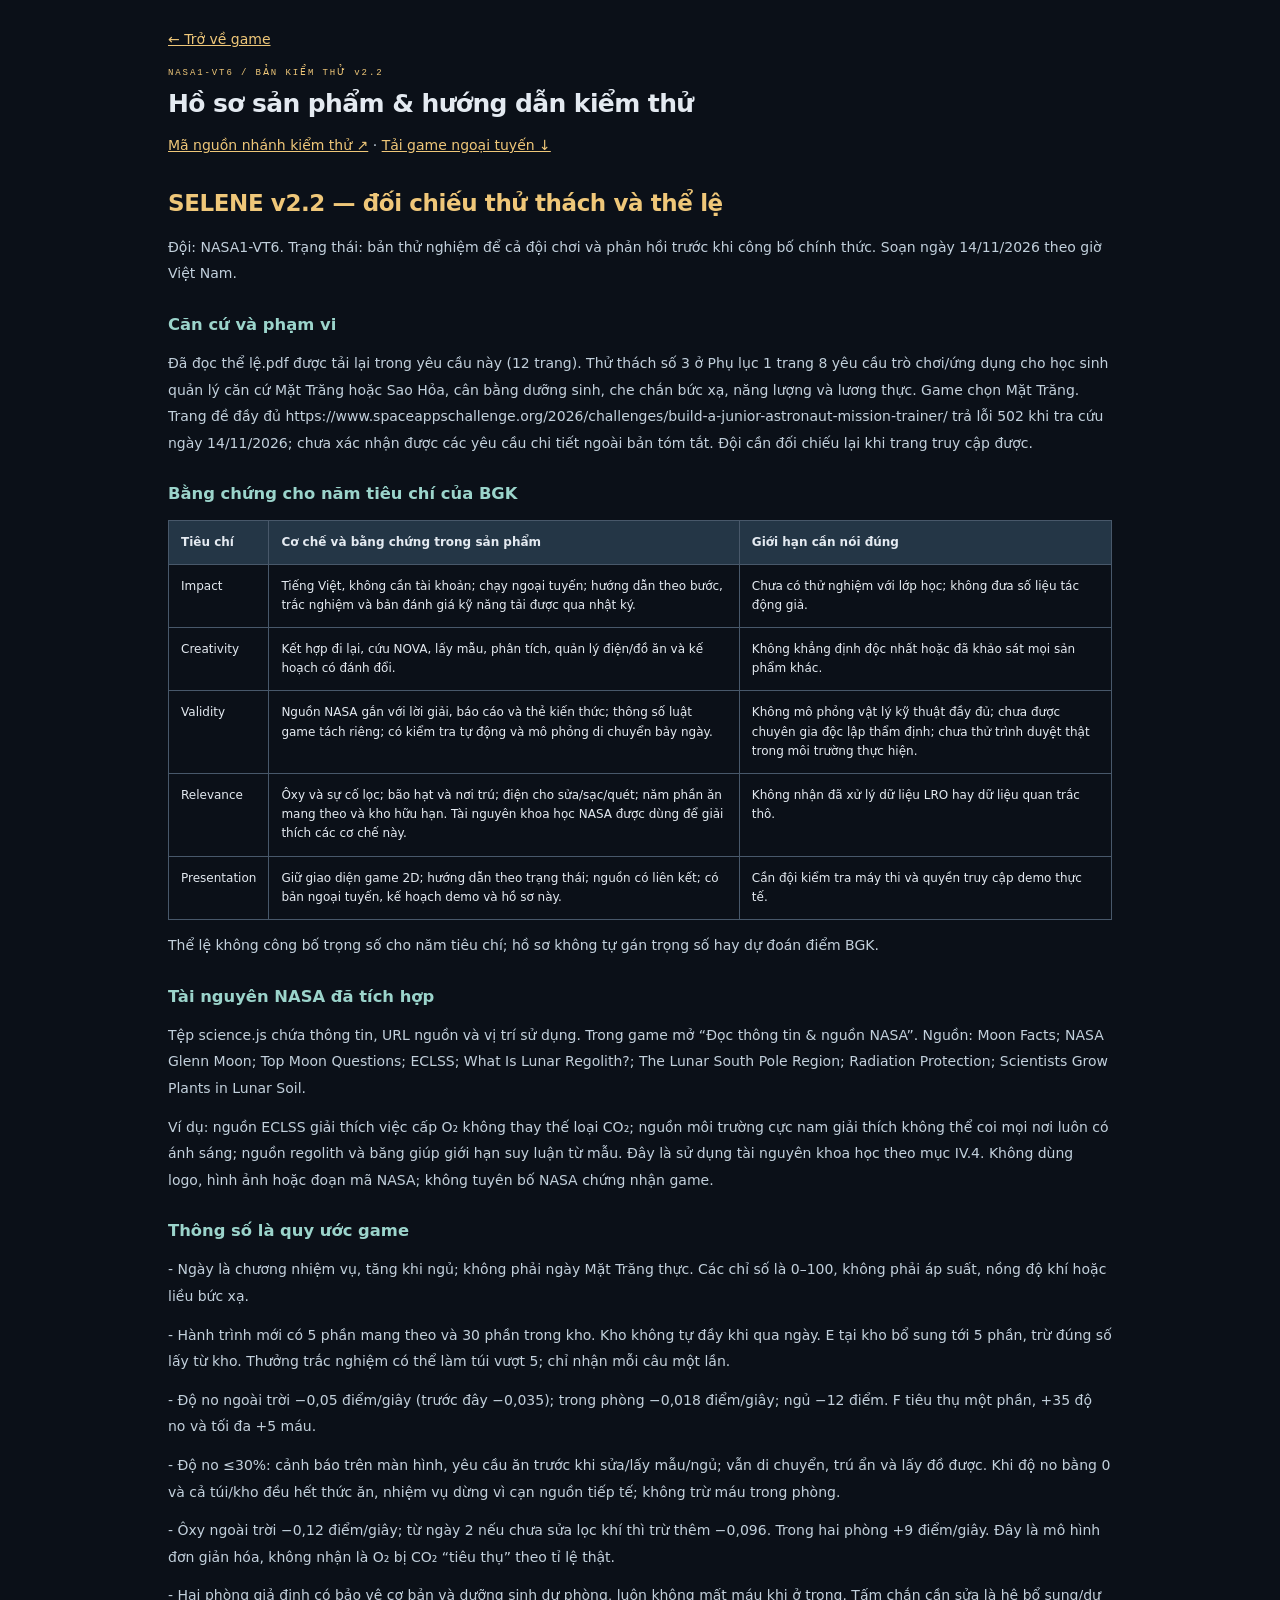
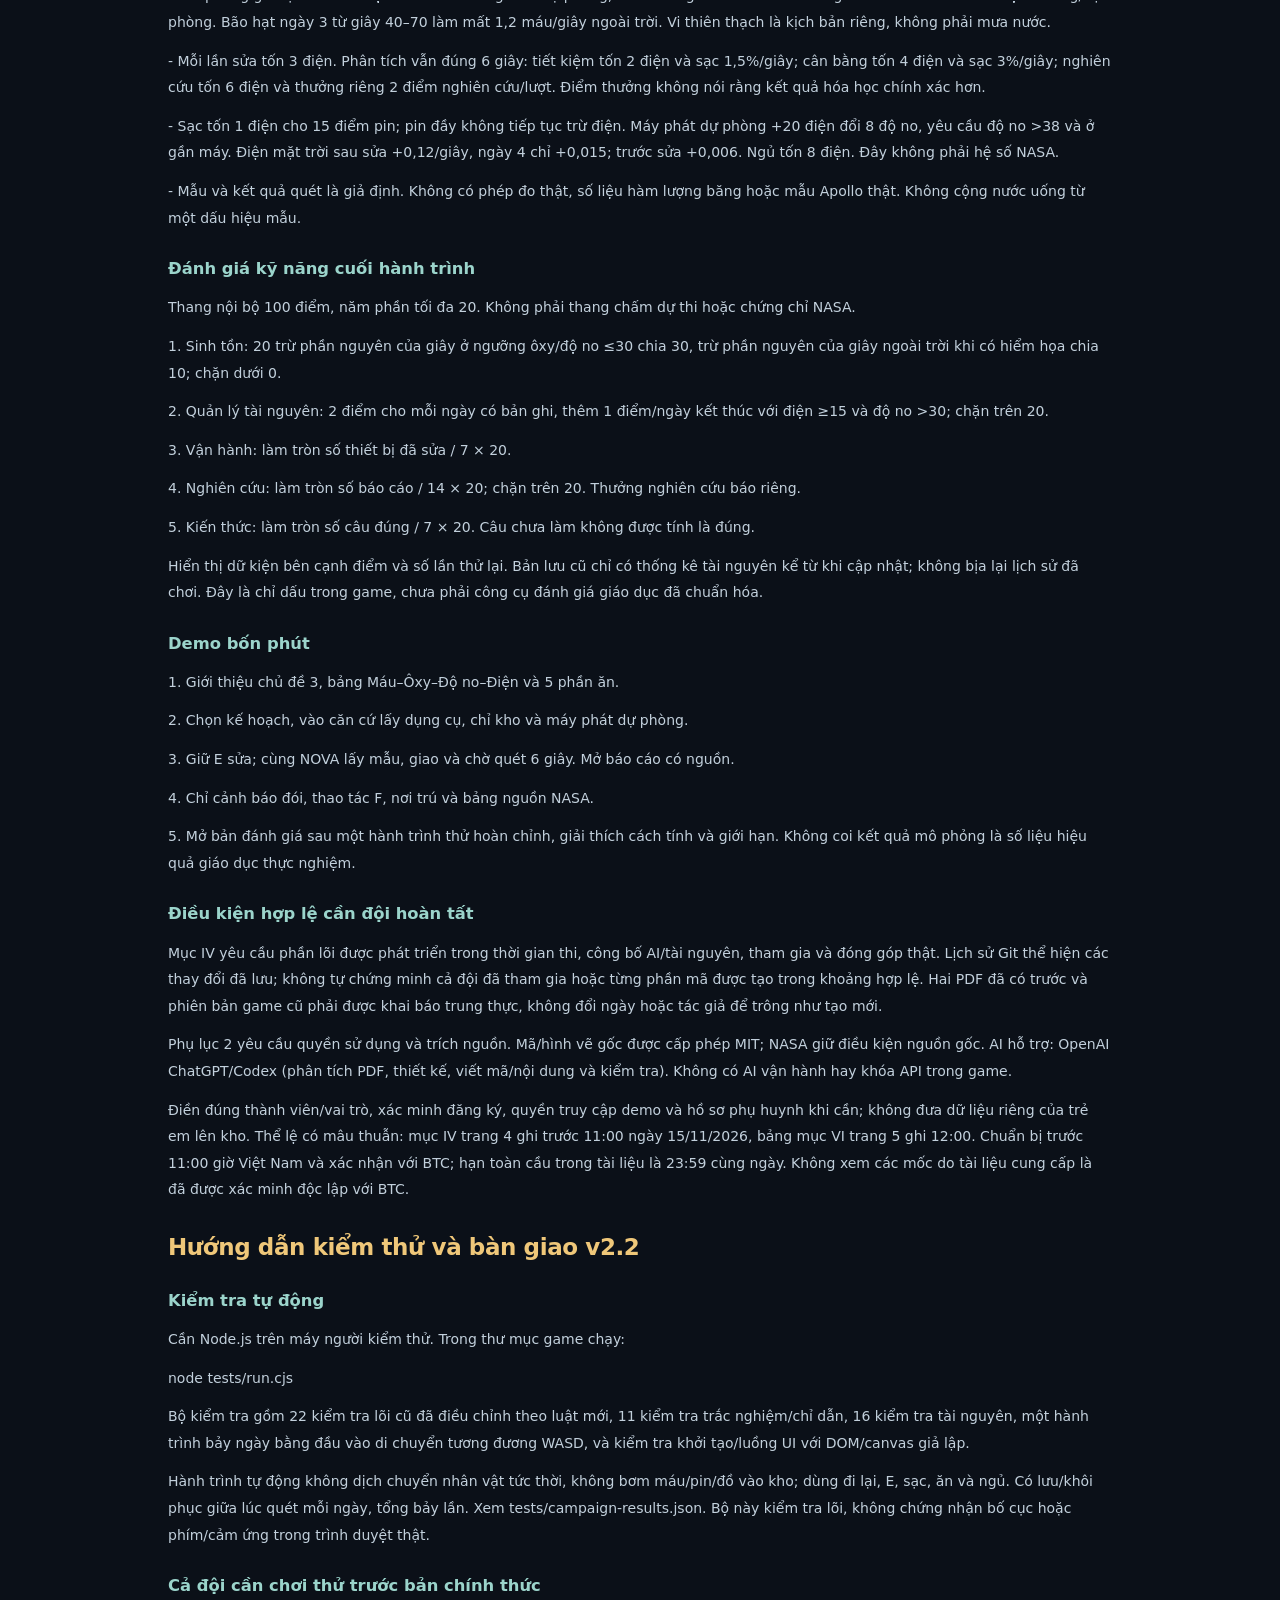
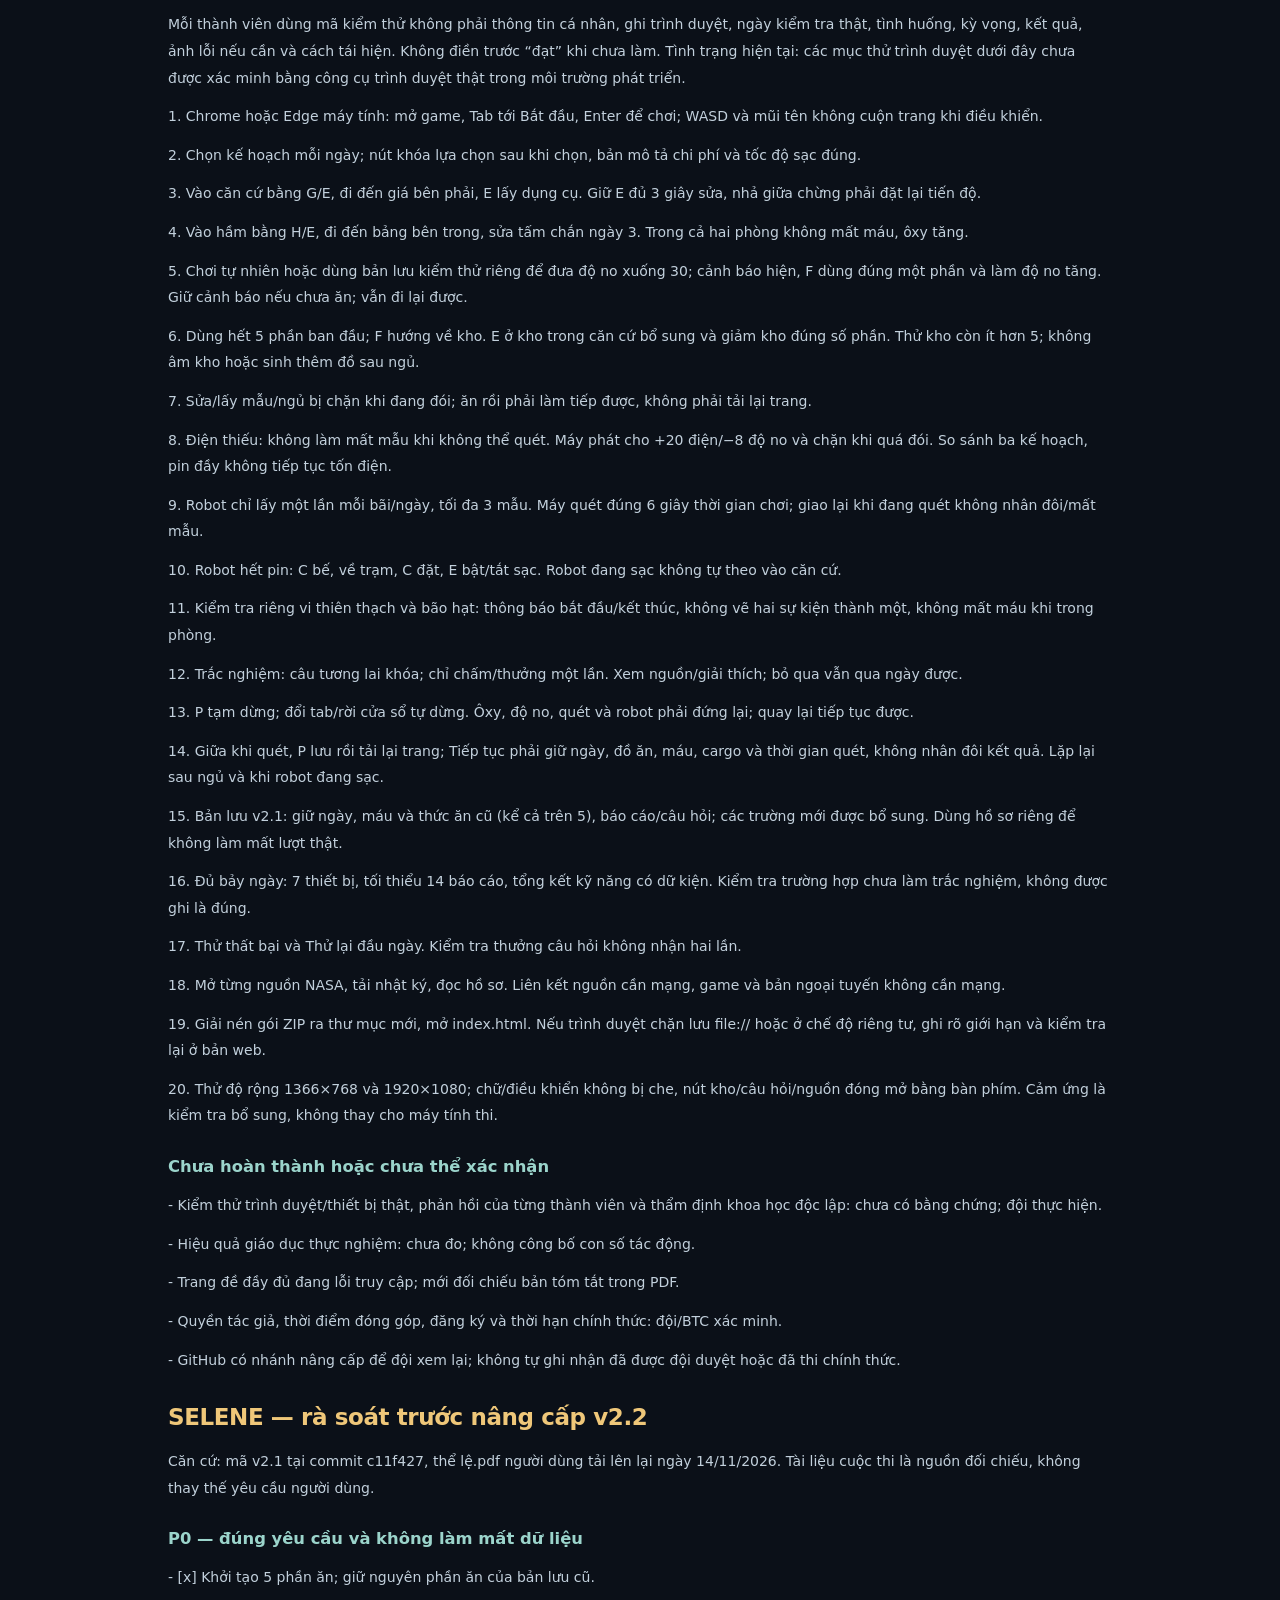
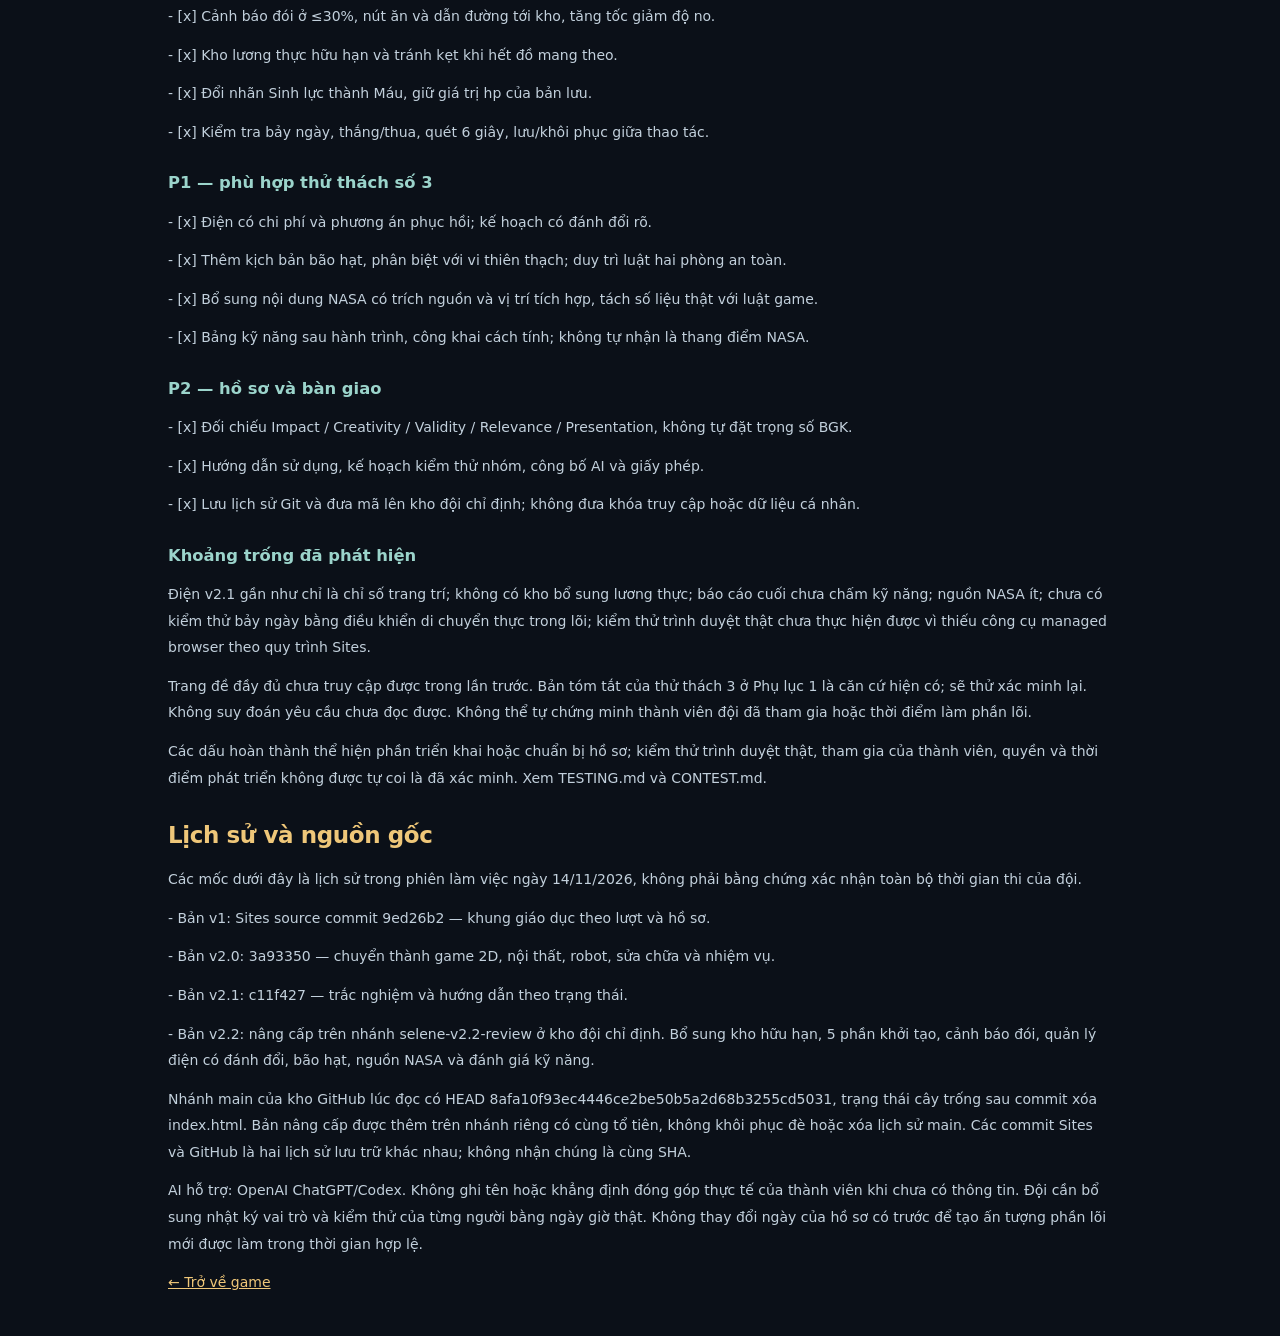
<file: project.html>
<!doctype html><html lang="vi"><head><meta charset="utf-8"><meta name="viewport" content="width=device-width,initial-scale=1"><title>SELENE — hồ sơ và kiểm thử</title><link rel="stylesheet" href="game.css"><style>article{max-width:1000px;margin:auto;padding:28px}article h2{margin:30px 0 15px;color:#efc779}article h3{margin:25px 0 12px;color:#9bd4cb}article p{line-height:1.9;font-size:14px;color:#c2d0dc}table{border-collapse:collapse;min-width:650px;width:100%;font-size:12px}td,th{border:1px solid #48586a;text-align:left;padding:12px;vertical-align:top}th{background:#243646}.table-scroll{overflow:auto}article>header{display:block;padding:0;margin:15px 0 30px}</style></head><body><article><a href="index.html">← Trở về game</a><header><p class="eyebrow">NASA1-VT6 / BẢN KIỂM THỬ v2.2</p><h1>Hồ sơ sản phẩm & hướng dẫn kiểm thử</h1><p><a href="https://github.com/khanh1-nasa1-vt6/NASA1-VT6/tree/selene-v2.2-review">Mã nguồn nhánh kiểm thử ↗</a> · <a href="SELENE_Lunar_Odyssey_v2_2.zip" download>Tải game ngoại tuyến ↓</a></p></header><h2>SELENE v2.2 — đối chiếu thử thách và thể lệ</h2><p>Đội: NASA1-VT6. Trạng thái: bản thử nghiệm để cả đội chơi và phản hồi trước khi công bố chính thức. Soạn ngày 14/11/2026 theo giờ Việt Nam.</p><h3>Căn cứ và phạm vi</h3><p>Đã đọc thể lệ.pdf được tải lại trong yêu cầu này (12 trang). Thử thách số 3 ở Phụ lục 1 trang 8 yêu cầu trò chơi/ứng dụng cho học sinh quản lý căn cứ Mặt Trăng hoặc Sao Hỏa, cân bằng dưỡng sinh, che chắn bức xạ, năng lượng và lương thực. Game chọn Mặt Trăng. Trang đề đầy đủ https://www.spaceappschallenge.org/2026/challenges/build-a-junior-astronaut-mission-trainer/ trả lỗi 502 khi tra cứu ngày 14/11/2026; chưa xác nhận được các yêu cầu chi tiết ngoài bản tóm tắt. Đội cần đối chiếu lại khi trang truy cập được.</p><h3>Bằng chứng cho năm tiêu chí của BGK</h3><div class="table-scroll"><table><tr><th>Tiêu chí</th><th>Cơ chế và bằng chứng trong sản phẩm</th><th>Giới hạn cần nói đúng</th></tr><tr><td>Impact</td><td>Tiếng Việt, không cần tài khoản; chạy ngoại tuyến; hướng dẫn theo bước, trắc nghiệm và bản đánh giá kỹ năng tải được qua nhật ký.</td><td>Chưa có thử nghiệm với lớp học; không đưa số liệu tác động giả.</td></tr><tr><td>Creativity</td><td>Kết hợp đi lại, cứu NOVA, lấy mẫu, phân tích, quản lý điện/đồ ăn và kế hoạch có đánh đổi.</td><td>Không khẳng định độc nhất hoặc đã khảo sát mọi sản phẩm khác.</td></tr><tr><td>Validity</td><td>Nguồn NASA gắn với lời giải, báo cáo và thẻ kiến thức; thông số luật game tách riêng; có kiểm tra tự động và mô phỏng di chuyển bảy ngày.</td><td>Không mô phỏng vật lý kỹ thuật đầy đủ; chưa được chuyên gia độc lập thẩm định; chưa thử trình duyệt thật trong môi trường thực hiện.</td></tr><tr><td>Relevance</td><td>Ôxy và sự cố lọc; bão hạt và nơi trú; điện cho sửa/sạc/quét; năm phần ăn mang theo và kho hữu hạn. Tài nguyên khoa học NASA được dùng để giải thích các cơ chế này.</td><td>Không nhận đã xử lý dữ liệu LRO hay dữ liệu quan trắc thô.</td></tr><tr><td>Presentation</td><td>Giữ giao diện game 2D; hướng dẫn theo trạng thái; nguồn có liên kết; có bản ngoại tuyến, kế hoạch demo và hồ sơ này.</td><td>Cần đội kiểm tra máy thi và quyền truy cập demo thực tế.</td></tr></table></div><p>Thể lệ không công bố trọng số cho năm tiêu chí; hồ sơ không tự gán trọng số hay dự đoán điểm BGK.</p><h3>Tài nguyên NASA đã tích hợp</h3><p>Tệp science.js chứa thông tin, URL nguồn và vị trí sử dụng. Trong game mở “Đọc thông tin &amp; nguồn NASA”. Nguồn: Moon Facts; NASA Glenn Moon; Top Moon Questions; ECLSS; What Is Lunar Regolith?; The Lunar South Pole Region; Radiation Protection; Scientists Grow Plants in Lunar Soil.</p><p>Ví dụ: nguồn ECLSS giải thích việc cấp O₂ không thay thế loại CO₂; nguồn môi trường cực nam giải thích không thể coi mọi nơi luôn có ánh sáng; nguồn regolith và băng giúp giới hạn suy luận từ mẫu. Đây là sử dụng tài nguyên khoa học theo mục IV.4. Không dùng logo, hình ảnh hoặc đoạn mã NASA; không tuyên bố NASA chứng nhận game.</p><h3>Thông số là quy ước game</h3><p>- Ngày là chương nhiệm vụ, tăng khi ngủ; không phải ngày Mặt Trăng thực. Các chỉ số là 0–100, không phải áp suất, nồng độ khí hoặc liều bức xạ.</p><p>- Hành trình mới có 5 phần mang theo và 30 phần trong kho. Kho không tự đầy khi qua ngày. E tại kho bổ sung tới 5 phần, trừ đúng số lấy từ kho. Thưởng trắc nghiệm có thể làm túi vượt 5; chỉ nhận mỗi câu một lần.</p><p>- Độ no ngoài trời −0,05 điểm/giây (trước đây −0,035); trong phòng −0,018 điểm/giây; ngủ −12 điểm. F tiêu thụ một phần, +35 độ no và tối đa +5 máu.</p><p>- Độ no ≤30%: cảnh báo trên màn hình, yêu cầu ăn trước khi sửa/lấy mẫu/ngủ; vẫn di chuyển, trú ẩn và lấy đồ được. Khi độ no bằng 0 và cả túi/kho đều hết thức ăn, nhiệm vụ dừng vì cạn nguồn tiếp tế; không trừ máu trong phòng.</p><p>- Ôxy ngoài trời −0,12 điểm/giây; từ ngày 2 nếu chưa sửa lọc khí thì trừ thêm −0,096. Trong hai phòng +9 điểm/giây. Đây là mô hình đơn giản hóa, không nhận là O₂ bị CO₂ “tiêu thụ” theo tỉ lệ thật.</p><p>- Hai phòng giả định có bảo vệ cơ bản và dưỡng sinh dự phòng, luôn không mất máu khi ở trong. Tấm chắn cần sửa là hệ bổ sung/dự phòng. Bão hạt ngày 3 từ giây 40–70 làm mất 1,2 máu/giây ngoài trời. Vi thiên thạch là kịch bản riêng, không phải mưa nước.</p><p>- Mỗi lần sửa tốn 3 điện. Phân tích vẫn đúng 6 giây: tiết kiệm tốn 2 điện và sạc 1,5%/giây; cân bằng tốn 4 điện và sạc 3%/giây; nghiên cứu tốn 6 điện và thưởng riêng 2 điểm nghiên cứu/lượt. Điểm thưởng không nói rằng kết quả hóa học chính xác hơn.</p><p>- Sạc tốn 1 điện cho 15 điểm pin; pin đầy không tiếp tục trừ điện. Máy phát dự phòng +20 điện đổi 8 độ no, yêu cầu độ no &gt;38 và ở gần máy. Điện mặt trời sau sửa +0,12/giây, ngày 4 chỉ +0,015; trước sửa +0,006. Ngủ tốn 8 điện. Đây không phải hệ số NASA.</p><p>- Mẫu và kết quả quét là giả định. Không có phép đo thật, số liệu hàm lượng băng hoặc mẫu Apollo thật. Không cộng nước uống từ một dấu hiệu mẫu.</p><h3>Đánh giá kỹ năng cuối hành trình</h3><p>Thang nội bộ 100 điểm, năm phần tối đa 20. Không phải thang chấm dự thi hoặc chứng chỉ NASA.</p><p>1. Sinh tồn: 20 trừ phần nguyên của giây ở ngưỡng ôxy/độ no ≤30 chia 30, trừ phần nguyên của giây ngoài trời khi có hiểm họa chia 10; chặn dưới 0.</p><p>2. Quản lý tài nguyên: 2 điểm cho mỗi ngày có bản ghi, thêm 1 điểm/ngày kết thúc với điện ≥15 và độ no &gt;30; chặn trên 20.</p><p>3. Vận hành: làm tròn số thiết bị đã sửa / 7 × 20.</p><p>4. Nghiên cứu: làm tròn số báo cáo / 14 × 20; chặn trên 20. Thưởng nghiên cứu báo riêng.</p><p>5. Kiến thức: làm tròn số câu đúng / 7 × 20. Câu chưa làm không được tính là đúng.</p><p>Hiển thị dữ kiện bên cạnh điểm và số lần thử lại. Bản lưu cũ chỉ có thống kê tài nguyên kể từ khi cập nhật; không bịa lại lịch sử đã chơi. Đây là chỉ dấu trong game, chưa phải công cụ đánh giá giáo dục đã chuẩn hóa.</p><h3>Demo bốn phút</h3><p>1. Giới thiệu chủ đề 3, bảng Máu–Ôxy–Độ no–Điện và 5 phần ăn.</p><p>2. Chọn kế hoạch, vào căn cứ lấy dụng cụ, chỉ kho và máy phát dự phòng.</p><p>3. Giữ E sửa; cùng NOVA lấy mẫu, giao và chờ quét 6 giây. Mở báo cáo có nguồn.</p><p>4. Chỉ cảnh báo đói, thao tác F, nơi trú và bảng nguồn NASA.</p><p>5. Mở bản đánh giá sau một hành trình thử hoàn chỉnh, giải thích cách tính và giới hạn. Không coi kết quả mô phỏng là số liệu hiệu quả giáo dục thực nghiệm.</p><h3>Điều kiện hợp lệ cần đội hoàn tất</h3><p>Mục IV yêu cầu phần lõi được phát triển trong thời gian thi, công bố AI/tài nguyên, tham gia và đóng góp thật. Lịch sử Git thể hiện các thay đổi đã lưu; không tự chứng minh cả đội đã tham gia hoặc từng phần mã được tạo trong khoảng hợp lệ. Hai PDF đã có trước và phiên bản game cũ phải được khai báo trung thực, không đổi ngày hoặc tác giả để trông như tạo mới.</p><p>Phụ lục 2 yêu cầu quyền sử dụng và trích nguồn. Mã/hình vẽ gốc được cấp phép MIT; NASA giữ điều kiện nguồn gốc. AI hỗ trợ: OpenAI ChatGPT/Codex (phân tích PDF, thiết kế, viết mã/nội dung và kiểm tra). Không có AI vận hành hay khóa API trong game.</p><p>Điền đúng thành viên/vai trò, xác minh đăng ký, quyền truy cập demo và hồ sơ phụ huynh khi cần; không đưa dữ liệu riêng của trẻ em lên kho. Thể lệ có mâu thuẫn: mục IV trang 4 ghi trước 11:00 ngày 15/11/2026, bảng mục VI trang 5 ghi 12:00. Chuẩn bị trước 11:00 giờ Việt Nam và xác nhận với BTC; hạn toàn cầu trong tài liệu là 23:59 cùng ngày. Không xem các mốc do tài liệu cung cấp là đã được xác minh độc lập với BTC.</p><h2>Hướng dẫn kiểm thử và bàn giao v2.2</h2><h3>Kiểm tra tự động</h3><p>Cần Node.js trên máy người kiểm thử. Trong thư mục game chạy:</p><p>    node tests/run.cjs</p><p>Bộ kiểm tra gồm 22 kiểm tra lõi cũ đã điều chỉnh theo luật mới, 11 kiểm tra trắc nghiệm/chỉ dẫn, 16 kiểm tra tài nguyên, một hành trình bảy ngày bằng đầu vào di chuyển tương đương WASD, và kiểm tra khởi tạo/luồng UI với DOM/canvas giả lập.</p><p>Hành trình tự động không dịch chuyển nhân vật tức thời, không bơm máu/pin/đồ vào kho; dùng đi lại, E, sạc, ăn và ngủ. Có lưu/khôi phục giữa lúc quét mỗi ngày, tổng bảy lần. Xem tests/campaign-results.json. Bộ này kiểm tra lõi, không chứng nhận bố cục hoặc phím/cảm ứng trong trình duyệt thật.</p><h3>Cả đội cần chơi thử trước bản chính thức</h3><p>Mỗi thành viên dùng mã kiểm thử không phải thông tin cá nhân, ghi trình duyệt, ngày kiểm tra thật, tình huống, kỳ vọng, kết quả, ảnh lỗi nếu cần và cách tái hiện. Không điền trước “đạt” khi chưa làm. Tình trạng hiện tại: các mục thử trình duyệt dưới đây chưa được xác minh bằng công cụ trình duyệt thật trong môi trường phát triển.</p><p>1. Chrome hoặc Edge máy tính: mở game, Tab tới Bắt đầu, Enter để chơi; WASD và mũi tên không cuộn trang khi điều khiển.</p><p>2. Chọn kế hoạch mỗi ngày; nút khóa lựa chọn sau khi chọn, bản mô tả chi phí và tốc độ sạc đúng.</p><p>3. Vào căn cứ bằng G/E, đi đến giá bên phải, E lấy dụng cụ. Giữ E đủ 3 giây sửa, nhả giữa chừng phải đặt lại tiến độ.</p><p>4. Vào hầm bằng H/E, đi đến bảng bên trong, sửa tấm chắn ngày 3. Trong cả hai phòng không mất máu, ôxy tăng.</p><p>5. Chơi tự nhiên hoặc dùng bản lưu kiểm thử riêng để đưa độ no xuống 30; cảnh báo hiện, F dùng đúng một phần và làm độ no tăng. Giữ cảnh báo nếu chưa ăn; vẫn đi lại được.</p><p>6. Dùng hết 5 phần ban đầu; F hướng về kho. E ở kho trong căn cứ bổ sung và giảm kho đúng số phần. Thử kho còn ít hơn 5; không âm kho hoặc sinh thêm đồ sau ngủ.</p><p>7. Sửa/lấy mẫu/ngủ bị chặn khi đang đói; ăn rồi phải làm tiếp được, không phải tải lại trang.</p><p>8. Điện thiếu: không làm mất mẫu khi không thể quét. Máy phát cho +20 điện/−8 độ no và chặn khi quá đói. So sánh ba kế hoạch, pin đầy không tiếp tục tốn điện.</p><p>9. Robot chỉ lấy một lần mỗi bãi/ngày, tối đa 3 mẫu. Máy quét đúng 6 giây thời gian chơi; giao lại khi đang quét không nhân đôi/mất mẫu.</p><p>10. Robot hết pin: C bế, về trạm, C đặt, E bật/tắt sạc. Robot đang sạc không tự theo vào căn cứ.</p><p>11. Kiểm tra riêng vi thiên thạch và bão hạt: thông báo bắt đầu/kết thúc, không vẽ hai sự kiện thành một, không mất máu khi trong phòng.</p><p>12. Trắc nghiệm: câu tương lai khóa; chỉ chấm/thưởng một lần. Xem nguồn/giải thích; bỏ qua vẫn qua ngày được.</p><p>13. P tạm dừng; đổi tab/rời cửa sổ tự dừng. Ôxy, độ no, quét và robot phải đứng lại; quay lại tiếp tục được.</p><p>14. Giữa khi quét, P lưu rồi tải lại trang; Tiếp tục phải giữ ngày, đồ ăn, máu, cargo và thời gian quét, không nhân đôi kết quả. Lặp lại sau ngủ và khi robot đang sạc.</p><p>15. Bản lưu v2.1: giữ ngày, máu và thức ăn cũ (kể cả trên 5), báo cáo/câu hỏi; các trường mới được bổ sung. Dùng hồ sơ riêng để không làm mất lượt thật.</p><p>16. Đủ bảy ngày: 7 thiết bị, tối thiểu 14 báo cáo, tổng kết kỹ năng có dữ kiện. Kiểm tra trường hợp chưa làm trắc nghiệm, không được ghi là đúng.</p><p>17. Thử thất bại và Thử lại đầu ngày. Kiểm tra thưởng câu hỏi không nhận hai lần.</p><p>18. Mở từng nguồn NASA, tải nhật ký, đọc hồ sơ. Liên kết nguồn cần mạng, game và bản ngoại tuyến không cần mạng.</p><p>19. Giải nén gói ZIP ra thư mục mới, mở index.html. Nếu trình duyệt chặn lưu file:// hoặc ở chế độ riêng tư, ghi rõ giới hạn và kiểm tra lại ở bản web.</p><p>20. Thử độ rộng 1366×768 và 1920×1080; chữ/điều khiển không bị che, nút kho/câu hỏi/nguồn đóng mở bằng bàn phím. Cảm ứng là kiểm tra bổ sung, không thay cho máy tính thi.</p><h3>Chưa hoàn thành hoặc chưa thể xác nhận</h3><p>- Kiểm thử trình duyệt/thiết bị thật, phản hồi của từng thành viên và thẩm định khoa học độc lập: chưa có bằng chứng; đội thực hiện.</p><p>- Hiệu quả giáo dục thực nghiệm: chưa đo; không công bố con số tác động.</p><p>- Trang đề đầy đủ đang lỗi truy cập; mới đối chiếu bản tóm tắt trong PDF.</p><p>- Quyền tác giả, thời điểm đóng góp, đăng ký và thời hạn chính thức: đội/BTC xác minh.</p><p>- GitHub có nhánh nâng cấp để đội xem lại; không tự ghi nhận đã được đội duyệt hoặc đã thi chính thức.</p><h2>SELENE — rà soát trước nâng cấp v2.2</h2><p>Căn cứ: mã v2.1 tại commit c11f427, thể lệ.pdf người dùng tải lên lại ngày 14/11/2026. Tài liệu cuộc thi là nguồn đối chiếu, không thay thế yêu cầu người dùng.</p><h3>P0 — đúng yêu cầu và không làm mất dữ liệu</h3><p>- [x] Khởi tạo 5 phần ăn; giữ nguyên phần ăn của bản lưu cũ.</p><p>- [x] Cảnh báo đói ở ≤30%, nút ăn và dẫn đường tới kho, tăng tốc giảm độ no.</p><p>- [x] Kho lương thực hữu hạn và tránh kẹt khi hết đồ mang theo.</p><p>- [x] Đổi nhãn Sinh lực thành Máu, giữ giá trị hp của bản lưu.</p><p>- [x] Kiểm tra bảy ngày, thắng/thua, quét 6 giây, lưu/khôi phục giữa thao tác.</p><h3>P1 — phù hợp thử thách số 3</h3><p>- [x] Điện có chi phí và phương án phục hồi; kế hoạch có đánh đổi rõ.</p><p>- [x] Thêm kịch bản bão hạt, phân biệt với vi thiên thạch; duy trì luật hai phòng an toàn.</p><p>- [x] Bổ sung nội dung NASA có trích nguồn và vị trí tích hợp, tách số liệu thật với luật game.</p><p>- [x] Bảng kỹ năng sau hành trình, công khai cách tính; không tự nhận là thang điểm NASA.</p><h3>P2 — hồ sơ và bàn giao</h3><p>- [x] Đối chiếu Impact / Creativity / Validity / Relevance / Presentation, không tự đặt trọng số BGK.</p><p>- [x] Hướng dẫn sử dụng, kế hoạch kiểm thử nhóm, công bố AI và giấy phép.</p><p>- [x] Lưu lịch sử Git và đưa mã lên kho đội chỉ định; không đưa khóa truy cập hoặc dữ liệu cá nhân.</p><h3>Khoảng trống đã phát hiện</h3><p>Điện v2.1 gần như chỉ là chỉ số trang trí; không có kho bổ sung lương thực; báo cáo cuối chưa chấm kỹ năng; nguồn NASA ít; chưa có kiểm thử bảy ngày bằng điều khiển di chuyển thực trong lõi; kiểm thử trình duyệt thật chưa thực hiện được vì thiếu công cụ managed browser theo quy trình Sites.</p><p>Trang đề đầy đủ chưa truy cập được trong lần trước. Bản tóm tắt của thử thách 3 ở Phụ lục 1 là căn cứ hiện có; sẽ thử xác minh lại. Không suy đoán yêu cầu chưa đọc được. Không thể tự chứng minh thành viên đội đã tham gia hoặc thời điểm làm phần lõi.</p><p>Các dấu hoàn thành thể hiện phần triển khai hoặc chuẩn bị hồ sơ; kiểm thử trình duyệt thật, tham gia của thành viên, quyền và thời điểm phát triển không được tự coi là đã xác minh. Xem TESTING.md và CONTEST.md.</p><h2>Lịch sử và nguồn gốc</h2><p>Các mốc dưới đây là lịch sử trong phiên làm việc ngày 14/11/2026, không phải bằng chứng xác nhận toàn bộ thời gian thi của đội.</p><p>- Bản v1: Sites source commit 9ed26b2 — khung giáo dục theo lượt và hồ sơ.</p><p>- Bản v2.0: 3a93350 — chuyển thành game 2D, nội thất, robot, sửa chữa và nhiệm vụ.</p><p>- Bản v2.1: c11f427 — trắc nghiệm và hướng dẫn theo trạng thái.</p><p>- Bản v2.2: nâng cấp trên nhánh selene-v2.2-review ở kho đội chỉ định. Bổ sung kho hữu hạn, 5 phần khởi tạo, cảnh báo đói, quản lý điện có đánh đổi, bão hạt, nguồn NASA và đánh giá kỹ năng.</p><p>Nhánh main của kho GitHub lúc đọc có HEAD 8afa10f93ec4446ce2be50b5a2d68b3255cd5031, trạng thái cây trống sau commit xóa index.html. Bản nâng cấp được thêm trên nhánh riêng có cùng tổ tiên, không khôi phục đè hoặc xóa lịch sử main. Các commit Sites và GitHub là hai lịch sử lưu trữ khác nhau; không nhận chúng là cùng SHA.</p><p>AI hỗ trợ: OpenAI ChatGPT/Codex. Không ghi tên hoặc khẳng định đóng góp thực tế của thành viên khi chưa có thông tin. Đội cần bổ sung nhật ký vai trò và kiểm thử của từng người bằng ngày giờ thật. Không thay đổi ngày của hồ sơ có trước để tạo ấn tượng phần lõi mới được làm trong thời gian hợp lệ.</p><p><a href="index.html">← Trở về game</a></p></article></body></html>
</file>
<file: game.css>
:root{color-scheme:dark;--bg:#0b1018;--panel:#111a25;--line:#293747;--ink:#e4eaf1;--muted:#8f9fb2;--gold:#efc779;--mint:#84d9ca}*{box-sizing:border-box}body{margin:0;background:var(--bg);color:var(--ink);font:14px/1.6 system-ui,-apple-system,Segoe UI,sans-serif}button,a,input{-webkit-tap-highlight-color:transparent}button{font:inherit;color:var(--ink);border:1px solid #354352;background:#1b2735;border-radius:7px;padding:9px 14px;cursor:pointer;transition:background .15s,border-color .15s}button:hover{background:#2a3b4b;border-color:#728296}button:disabled{opacity:.5;cursor:default}a{color:var(--gold)}:focus-visible{outline:3px solid #9de6e5;outline-offset:3px}.primary{background:var(--gold);border-color:var(--gold);color:#131a23;font-weight:750}.primary:hover{background:#ffdda0;border-color:#ffdda0}.danger{border-color:#854a47;color:#f6b0a6;background:#382325}.wide{width:100%;margin-top:10px}h1,h2,p{margin:0}h1{font-size:25px;line-height:1.3;font-weight:650;letter-spacing:-.6px}h2{font-size:23px;line-height:1.3;letter-spacing:-.4px}p{margin:12px 0}.topbar{height:84px;border-bottom:1px solid var(--line);padding:14px 32px;display:flex;align-items:center;justify-content:space-between;gap:15px}.brand{display:flex;gap:12px;align-items:center;color:#f1f4f8;text-decoration:none;letter-spacing:5px;font-size:23px;font-weight:800;line-height:1.2}.brand small{font-size:8px;letter-spacing:3px;display:block;font-weight:500;color:#a5b6c5;margin-top:4px}.brand-moon{font-size:40px;color:var(--gold);font-weight:400;letter-spacing:0}.operation{font:10px/1.5 ui-monospace,monospace;letter-spacing:1.4px;color:var(--muted);display:flex;align-items:center;gap:8px}.operation b{color:#d8e5ec}.pulse,.live-dot,.robot-dot{width:6px;height:6px;background:var(--mint);border-radius:50%;display:inline-block;box-shadow:0 0 9px #78c9bf77}.top-actions{display:flex;gap:7px;align-items:center}.top-actions button{font-size:12px;padding:8px 12px}#reportBadge{display:inline-flex;background:#364851;border-radius:12px;min-width:22px;justify-content:center;margin-left:5px}#reportBadge.new{background:var(--gold);color:#0c1520}.game-layout{max-width:1700px;margin:auto;padding:25px 30px;display:grid;grid-template-columns:minmax(0,1fr) 310px;gap:22px}.flight{min-width:0}.flight-heading{display:flex;justify-content:space-between;align-items:flex-end;gap:12px;margin-bottom:19px}.eyebrow{font:9px/1.8 ui-monospace,monospace;letter-spacing:1.9px;color:var(--gold);display:block;margin-bottom:6px}.connection{font-size:9px;color:var(--mint);letter-spacing:1px;white-space:nowrap}.stats{display:grid;grid-template-columns:repeat(4,1fr);gap:9px;margin-bottom:13px}.stat{padding:10px 13px;background:var(--panel);border:1px solid var(--line);border-radius:8px}.stat .stat-top{display:flex;justify-content:space-between;align-items:center;gap:7px}.stat span{font-size:10px;color:#9eacbb}.stat strong{font:600 17px/1.3 ui-monospace,monospace}.stat .bar{margin-top:8px;height:3px}.bar{height:4px;background:#2a3542;border-radius:6px;overflow:hidden}.bar i{display:block;background:var(--mint);height:100%;width:100%;border-radius:6px}.stat.low strong{color:#f9a294}.stat.low .bar i{background:#f0a093}.stage{position:relative;height:clamp(440px,54vw,670px);overflow:hidden;border:1px solid #354350;border-radius:12px;background:#171f2a;isolation:isolate}.stage>canvas{display:block;width:100%;height:100%;outline-offset:-4px}.map-label{position:absolute;top:18px;left:19px;display:flex;gap:8px;align-items:center;font:9px monospace;letter-spacing:1px;color:#c4d2df;text-shadow:0 1px 5px #000;pointer-events:none}.weather{position:absolute;top:45px;left:18px;font:10px/1.6 ui-monospace,monospace;color:#cfdae7;background:#0b1523c9;border:1px solid #43546680;padding:6px 10px;border-radius:6px;pointer-events:none}.weather.danger{color:#ffb5a0;background:#3c201bdc;border-color:#d3866a}.game-toast{position:absolute;left:50%;top:82px;transform:translateX(-50%);max-width:min(80%,590px);width:max-content;background:#13202ef0;border:1px solid #566f85;padding:10px 16px;border-radius:7px;font-size:12px;z-index:3;pointer-events:none;opacity:0;transition:opacity .2s;box-shadow:0 8px 24px #0004}.game-toast.visible{opacity:1}.game-toast.warning{border-color:#e49a7d;background:#3c2721f0}.game-toast.success{border-color:#81cdbd}.interact-hint{position:absolute;bottom:29px;left:50%;transform:translateX(-50%);padding:8px 14px;border:1px solid #d0ac6280;background:#101a24ed;border-radius:7px;font-size:11px;max-width:65%;text-align:center;pointer-events:none;z-index:2;color:#ffdfa0}.interact-hint:empty{display:none}.hold-progress{position:absolute;bottom:79px;left:50%;transform:translateX(-50%);width:220px;text-align:center;background:#0c1726e8;padding:11px 16px;border-radius:8px;font-size:10px;color:var(--gold);pointer-events:none}.hold-progress>div{height:5px;background:#31404e;margin-top:7px;border-radius:5px;overflow:hidden}.hold-progress i{display:block;background:var(--gold);height:100%}.mini-wrap{position:absolute;bottom:15px;right:14px;background:#0a1420db;padding:7px;border:1px solid #3e5362;border-radius:7px;pointer-events:none}.mini-wrap canvas{width:145px;height:91px;display:block}.mini-wrap span{display:block;font:7px monospace;letter-spacing:1.7px;color:#8b9fb4;text-align:center;margin-top:4px}.bottom-strip{padding:10px 3px;display:flex;justify-content:space-between;gap:12px;align-items:center;min-height:45px}#contextText{font-size:11px;color:#9dabb9}#guideToggle{font-size:10px;padding:5px 8px;white-space:nowrap}.keys{font-size:10px;color:#8596a9;line-height:2.5;margin-top:11px}.keys span{margin:0 5px;color:#576779}kbd{font:9px monospace;border:1px solid #415062;padding:2px 4px;border-radius:3px;color:#cfdae5}.sidebar{display:flex;flex-direction:column;gap:13px}.panel{background:var(--panel);border:1px solid var(--line);border-radius:10px;padding:17px}.panel-title{display:flex;justify-content:space-between;gap:8px;align-items:center}.panel-title h2{font-size:13px;letter-spacing:0}.panel-title>span{font:9px monospace;color:var(--gold);white-space:nowrap}.mission-panel>p{font-size:11px;color:#a1b0bf;line-height:1.7}.subtle{font-size:11px!important;color:#8e9fb0!important;line-height:1.7}#missionList{display:flex;flex-direction:column;gap:7px;margin-top:15px}.mission-item{text-align:left;display:flex;align-items:center;gap:10px;width:100%;font-size:11px;border:1px solid #324254;background:#142130;padding:9px 10px;line-height:1.6}.mission-item .check{font:10px monospace;flex:none;border:1px solid #5a6d7d;border-radius:4px;width:20px;height:20px;display:grid;place-items:center;color:#b1c1cf}.mission-item.done{color:#86ad9f;background:#142324;border-color:#28413f}.mission-item.done .check{color:#80c5b2;border-color:#487e6c}.mission-item.selected{border-color:#b99856;background:#2a2a25}.mission-item>span:nth-child(2){flex:1}.mission-item .arrow{color:var(--gold);font-size:15px}.robot-dot{width:5px;height:5px;margin-right:4px}.battery-row{display:flex;justify-content:space-between;margin:13px 0 7px;font-size:10px;color:#a5b3c0}.battery-row strong{color:var(--mint);font:11px monospace}.cargo{display:flex;gap:7px;margin-top:14px}.cargo-slot{flex:1;height:32px;border:1px dashed #415366;border-radius:5px;display:grid;place-items:center;font:9px monospace;color:#758799}.cargo-slot.full{border-style:solid;border-color:#b69863;color:#f0cc89;background:#40362755}.robot-panel p{margin-bottom:0}.scanner-display{display:flex;align-items:center;gap:12px;margin:15px 0}.scanner-display>span{font-size:30px;color:#7da2b7;line-height:1}.scanner-display strong{display:block;font-size:12px}.scanner-display small{display:block;font-size:10px;color:#8da0b1;margin-top:3px}.scanner-panel.scanning{border-color:#548b90}.scanner-panel.scanning #scanIcon{color:var(--mint)}.log-panel{flex:1;min-height:100px}.icon-btn{padding:0 7px;font-size:15px}.log-panel p{font:10px/1.7 ui-monospace,monospace;color:#a3b1be;border-left:2px solid #374c5c;padding-left:9px;margin:13px 0}#radioLog{max-height:180px;overflow:auto}.start-screen{position:absolute;inset:0;background:linear-gradient(90deg,#07121bf5 0%,#091622e8 50%,#15253477 100%);display:flex;align-items:center;padding:clamp(24px,5vw,75px);z-index:10;overflow:hidden}.menu-copy{z-index:2;max-width:550px}.menu-copy .eyebrow{font-size:8px}.menu-copy h2{font-size:clamp(34px,4.5vw,64px);line-height:1.13;letter-spacing:-2px;color:#fff;font-weight:600}.menu-copy>p:not(.eyebrow){max-width:360px;font-size:13px;color:#b2c1d1;line-height:1.9;margin:22px 0}.menu-buttons{display:flex;flex-wrap:wrap;gap:9px;max-width:390px;margin:25px 0}.menu-copy small{font:9px/2 monospace;color:#8c9db2}.menu-orbit{position:absolute;width:400px;height:400px;border:1px solid #dcbb7930;border-radius:50%;right:-180px;top:50%;transform:translateY(-50%);box-shadow:0 0 0 50px #d6bd7910,0 0 0 105px #d6bd7909}.day-transition{position:absolute;inset:0;background:#0b1525f5;display:flex;flex-direction:column;align-items:center;justify-content:center;text-align:center;z-index:9;padding:20px}.day-transition span{font:10px monospace;letter-spacing:2px;color:var(--gold);margin-bottom:20px}.day-transition h2{font-size:35px}.touch-controls{display:none;gap:20px;justify-content:space-between;align-items:center;margin:12px 0}.dpad{display:grid;grid-template-columns:repeat(3,44px);grid-template-rows:repeat(2,42px);gap:4px;flex:none}.dpad button{padding:5px;font-size:19px;touch-action:none;user-select:none}.dpad [data-move=up]{grid-column:2}.dpad [data-move=left]{grid-column:1;grid-row:2}.dpad [data-move=down]{grid-column:2;grid-row:2}.dpad [data-move=right]{grid-column:3;grid-row:2}.action-pad{display:flex;gap:5px;flex-wrap:wrap;justify-content:flex-end}.action-pad button{font-size:11px;padding:6px 10px;touch-action:none;user-select:none;min-width:48px}.action-pad small{display:block;font-size:8px}footer{border-top:1px solid var(--line);padding:18px 30px;display:flex;justify-content:space-between;align-items:center;gap:14px;font-size:9px;color:#7f91a6;max-width:1700px;margin:auto}footer>div{display:flex;align-items:center;gap:17px}footer button{padding:0;border:0;background:none;color:#b3c3d1;font-size:10px}footer a{font-size:10px;text-decoration:none}dialog{background:#111d2b;color:var(--ink);border:1px solid #4b6074;border-radius:16px;padding:32px;max-width:min(600px,calc(100% - 24px));max-height:85dvh;overflow:auto;box-shadow:0 20px 100px #0009}dialog::backdrop{background:#030912bb;backdrop-filter:blur(6px)}dialog h2{font-size:29px;margin-bottom:17px}dialog>p{font-size:13px;color:#b0c1ce}dialog .close{position:absolute;top:12px;right:12px;padding:0 9px;font-size:23px;line-height:30px;background:none;border:0}.help-list{padding-left:20px;font-size:12px;color:#b9c6d3}.help-list li{padding:8px 0}.help-list strong{color:#f4d296}.reports-dialog{width:760px;max-width:calc(100% - 24px)}.report-card{border:1px solid #3a4d5d;background:#142432;border-radius:9px;padding:19px;margin:14px 0}.report-card h3{font-size:15px;color:#ecd095;margin:0 0 8px}.report-card p{font-size:12px;color:#bdc9d4}.report-card a{font-size:11px}.report-card small{color:#88b4b4;font:9px monospace}.setting{display:flex;align-items:center;justify-content:space-between;gap:25px;padding:15px 0;border-bottom:1px solid #344657;font-size:13px}.setting input{accent-color:var(--gold);width:18px;height:18px}.end-metric{display:flex;justify-content:space-between;padding:8px 0;border-bottom:1px solid #324355;font-size:12px}#endStats{margin:20px 0}[hidden]{display:none!important}.no-motion *{transition:none!important;scroll-behavior:auto!important}@media(pointer:coarse){.touch-controls{display:flex}.keys{display:none}}@media(max-width:1100px){.game-layout{padding:20px;grid-template-columns:minmax(0,1fr) 275px;gap:16px}.topbar{padding:12px 20px}.operation{display:none}.stage{height:540px}.mini-wrap canvas{width:110px;height:69px}.panel{padding:14px}.touch-controls{display:flex}}@media(max-width:800px){.game-layout{grid-template-columns:1fr;padding:14px;gap:18px}.topbar{height:72px;padding:10px 15px}.brand{font-size:20px;gap:9px}.brand-moon{font-size:34px}.top-actions button{padding:7px 10px}.flight-heading{margin:7px 0 14px}h1{font-size:23px}.stage{height:58dvh;min-height:360px;max-height:620px}.stats{gap:6px}.stat{padding:9px}.stat span{font-size:9px}.stat strong{font-size:16px}.connection{font-size:8px}.sidebar{display:grid;grid-template-columns:1fr 1fr;gap:12px}.mission-panel{grid-row:span 2}.log-panel{grid-column:span 2}.touch-controls{display:flex}.keys{display:none}.mini-wrap{bottom:12px;right:10px}.mini-wrap canvas{width:95px;height:60px}.interact-hint{max-width:65%;left:12px;transform:none;bottom:15px;font-size:10px}.hold-progress{bottom:70px}.map-label{font-size:8px;top:14px;left:14px}.weather{left:13px;top:39px;font-size:9px}.game-toast{top:85px;font-size:11px}.menu-copy h2{font-size:44px}.menu-copy .eyebrow{max-width:230px}.menu-copy>p:not(.eyebrow){max-width:290px}.start-screen{padding:28px}.menu-orbit{right:-260px}footer{padding:15px;flex-wrap:wrap}footer>span:last-child{width:100%}.bottom-strip{gap:8px}#contextText{font-size:10px}}@media(max-width:480px){.sidebar{grid-template-columns:1fr}.mission-panel{grid-row:auto}.log-panel{grid-column:auto}.stats{grid-template-columns:repeat(4,1fr)}.stat .stat-top{flex-direction:column;align-items:flex-start;gap:2px}.brand{font-size:18px}.top-actions button{font-size:10px;padding:7px}.top-actions{gap:4px}.action-pad button{padding:6px 7px;min-width:40px}.touch-controls{gap:9px}.dpad{grid-template-columns:repeat(3,36px);grid-template-rows:repeat(2,38px)}.flight-heading .connection{display:none}.stage{min-height:380px}.menu-copy h2{font-size:38px}.menu-copy>p:not(.eyebrow){font-size:12px;margin:17px 0}.menu-buttons{margin:18px 0}.menu-copy small{font-size:8px}.map-label{letter-spacing:.5px}dialog{padding:25px}.interact-hint{max-width:62%}}@media(prefers-reduced-motion:reduce){button,.game-toast{transition:none}.menu-orbit{box-shadow:none}}
@media(max-width:480px){.start-screen{align-items:flex-start;overflow-y:auto;padding:24px 22px}.menu-copy{margin:auto 0}.menu-copy h2{font-size:34px}.menu-copy>p:not(.eyebrow){line-height:1.7;margin:14px 0}.menu-buttons{margin:14px 0}}
.next-step{display:flex;justify-content:space-between;align-items:center;gap:16px;margin:0 0 14px;padding:13px 17px;background:#1d2a30;border:1px solid #54716a;border-radius:9px}.next-step .eyebrow{font-size:8px;margin:0}.next-step p{font-size:13px;color:#e4eee6;line-height:1.6;margin:3px 0}.next-step button{white-space:nowrap;font-size:11px}.interact-hint{pointer-events:auto;touch-action:none;font-size:12px;border-color:#e7c177;box-shadow:0 4px 16px #0004}.interact-hint:hover{background:#35463b}.quiz-dialog{width:650px}.quiz-days{display:flex;flex-wrap:wrap;gap:6px;margin:19px 0}.quiz-days button{font-size:10px;padding:6px 10px}.quiz-days .selected{border-color:#efc779;background:#3c3528;color:#ffe0a3}#quizQuestion h3{font-size:19px;line-height:1.5;margin:10px 0 17px}.quiz-options{display:grid;gap:9px}.quiz-option{display:flex;align-items:center;gap:12px;width:100%;text-align:left;line-height:1.6;padding:14px;font-size:13px}.quiz-option span{display:grid;place-items:center;border:1px solid #647484;border-radius:5px;min-width:28px;height:28px;font:12px monospace}.quiz-option:disabled{opacity:1}.quiz-option.correct{border-color:#8cd3b7;color:#b8f0d6;background:#1c3c34}.quiz-option.wrong{border-color:#df9a8d;color:#ffc6bb;background:#442e2d}.quiz-explanation{margin-top:16px;background:#192b38;border-left:3px solid #a7cdb7;padding:15px;font-size:13px}.quiz-explanation p{font-size:12px}.quiz-explanation a{font-size:11px}.quiz-explanation small{font-size:10px;color:#9db0bf}#quizBadge{font:10px monospace;color:#eac777;margin-left:4px}.quiz-panel .panel-title>span{color:#a7dfcc}.mission-item{font-size:12px;padding:11px 10px}.touch-controls .action-pad button{min-height:47px}.subtle{color:#a8b8c8!important}@media(max-width:800px){.next-step{padding:11px 12px;gap:10px}.next-step p{font-size:12px}.next-step button{font-size:10px;padding:9px}.quiz-panel{grid-column:span 2}.stats{margin-bottom:12px}.top-actions{gap:4px}.top-actions button{padding:7px 9px}}@media(max-width:480px){.next-step{align-items:flex-start;flex-direction:column}.next-step button{align-self:flex-end}.quiz-panel{grid-column:auto}.brand{font-size:16px;letter-spacing:3px}.brand small{font-size:6px;letter-spacing:2px}.brand-moon{font-size:28px}.topbar{padding:10px;gap:6px}.top-actions button{padding:6px;font-size:9px}.top-actions #reportBadge{min-width:15px;margin-left:2px}#quizQuestion h3{font-size:17px}.quiz-option{padding:11px;font-size:12px}}
.hunger-banner{display:flex;align-items:center;flex-wrap:wrap;gap:10px;background:#442b22;border:1px solid #e6a080;border-radius:8px;padding:12px 15px;margin-bottom:13px}.hunger-banner strong{font-size:12px;flex:1;min-width:210px;color:#ffdbb5}.hunger-banner button{font-size:11px}.plan-options{display:grid;gap:6px;margin-top:12px}.plan-options button{text-align:left;padding:9px;font-size:11px}.plan-options button strong,.plan-options button small{display:block}.plan-options button small{font-size:10px;color:#a6bacb;margin-top:3px}.plan-options .selected{border-color:#c7a76c;background:#3a3529}.plan-options button:disabled{opacity:.8}.skill-row{border:1px solid #45566b;border-radius:7px;padding:11px 13px;margin:9px 0}.skill-row strong{font-size:12px;color:#efcf8d}.skill-row p{font-size:11px;margin:6px 0;color:#b1c4d4}.science-panel h2{font-size:13px}.supplies-panel .panel-title{align-items:flex-start}.supplies-panel .panel-title>span{white-space:normal;text-align:right}@media(max-width:800px){.supplies-panel,.science-panel{grid-column:span 2}}@media(max-width:480px){.supplies-panel,.science-panel{grid-column:auto}.hunger-banner{gap:7px}}
</file>
